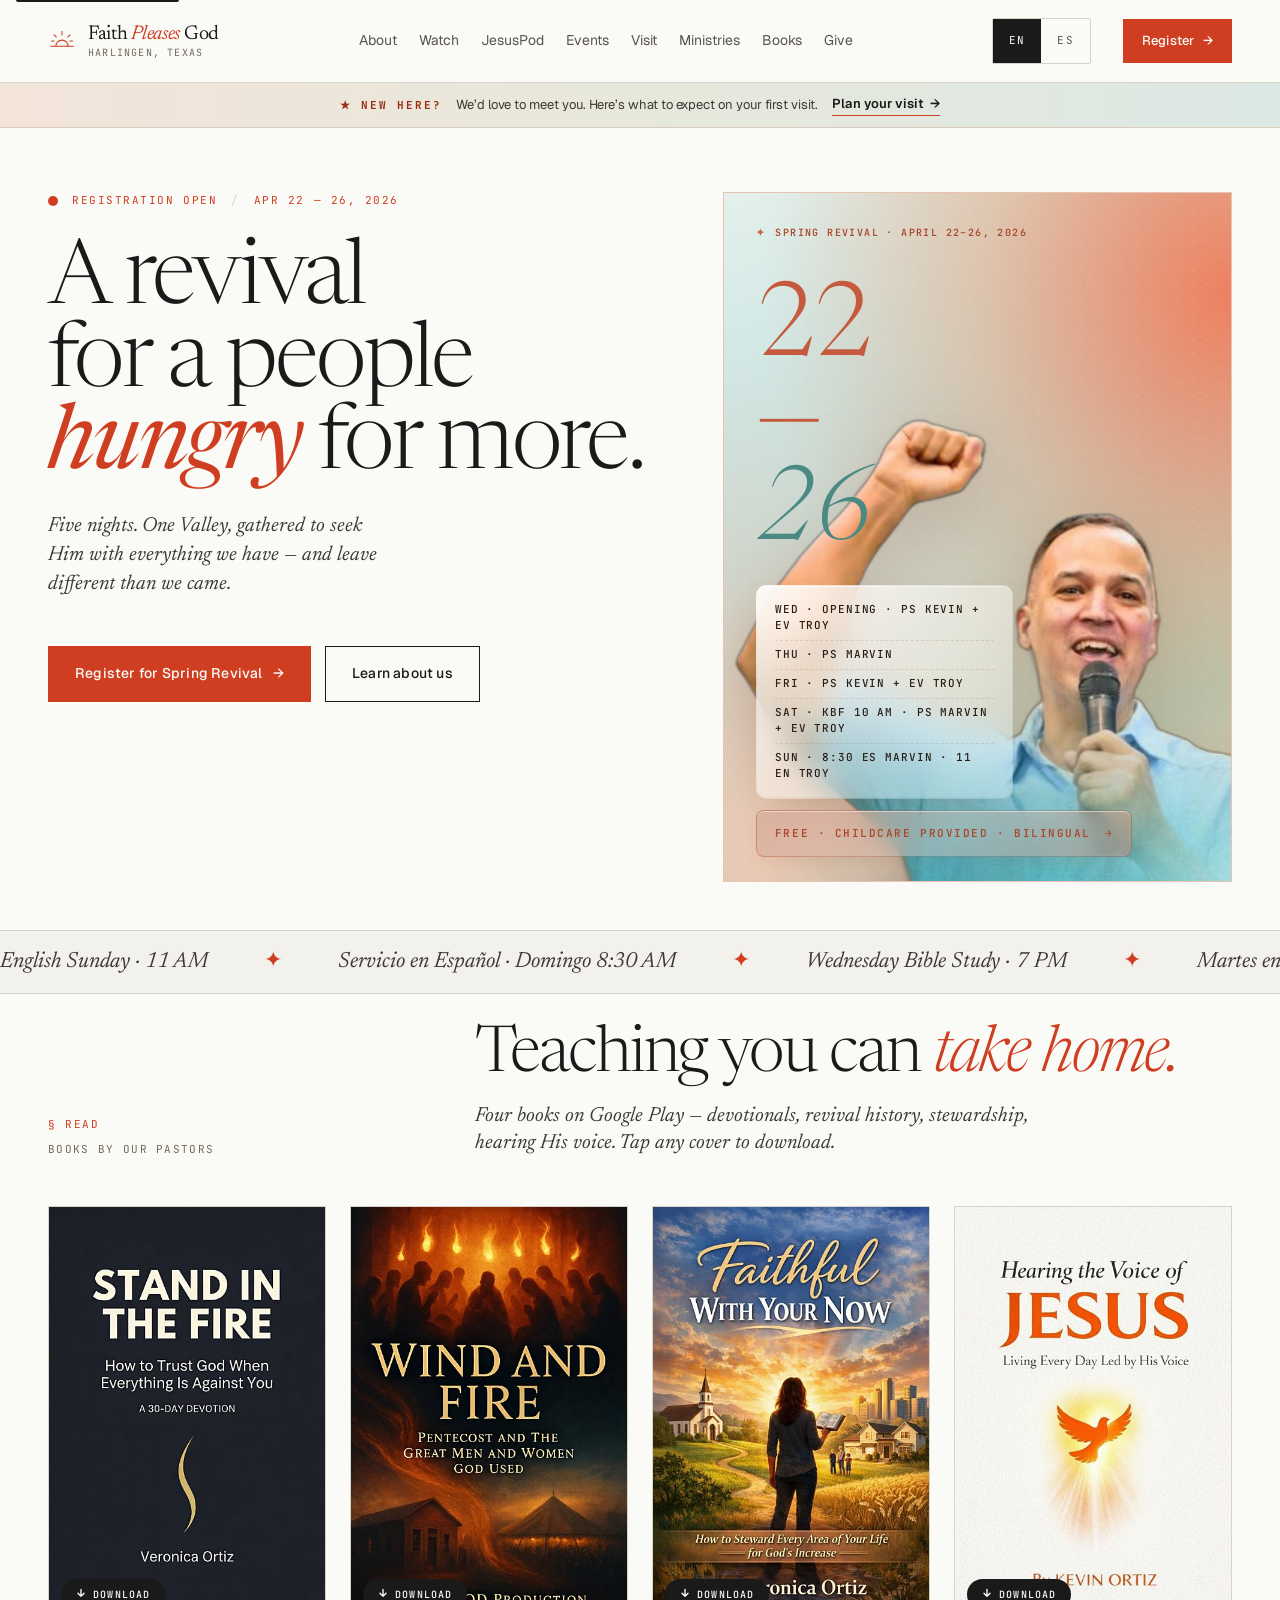
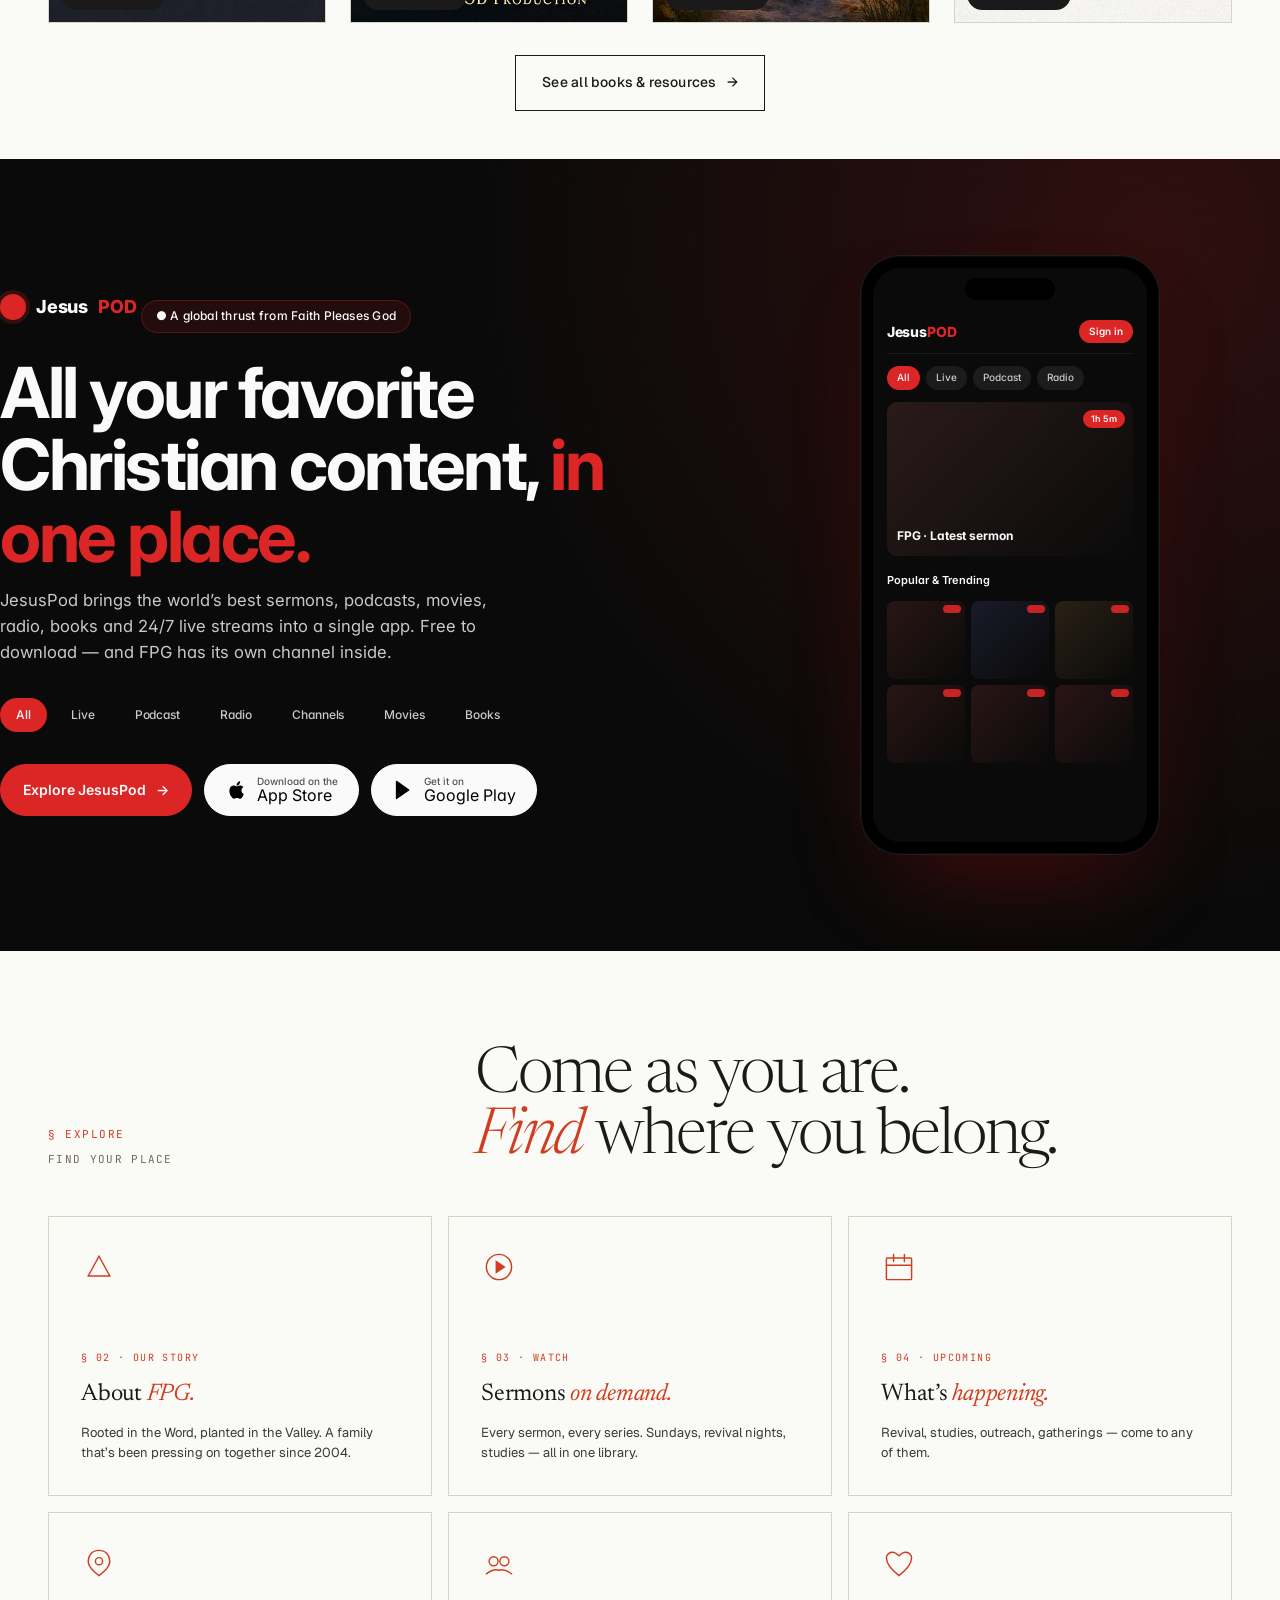
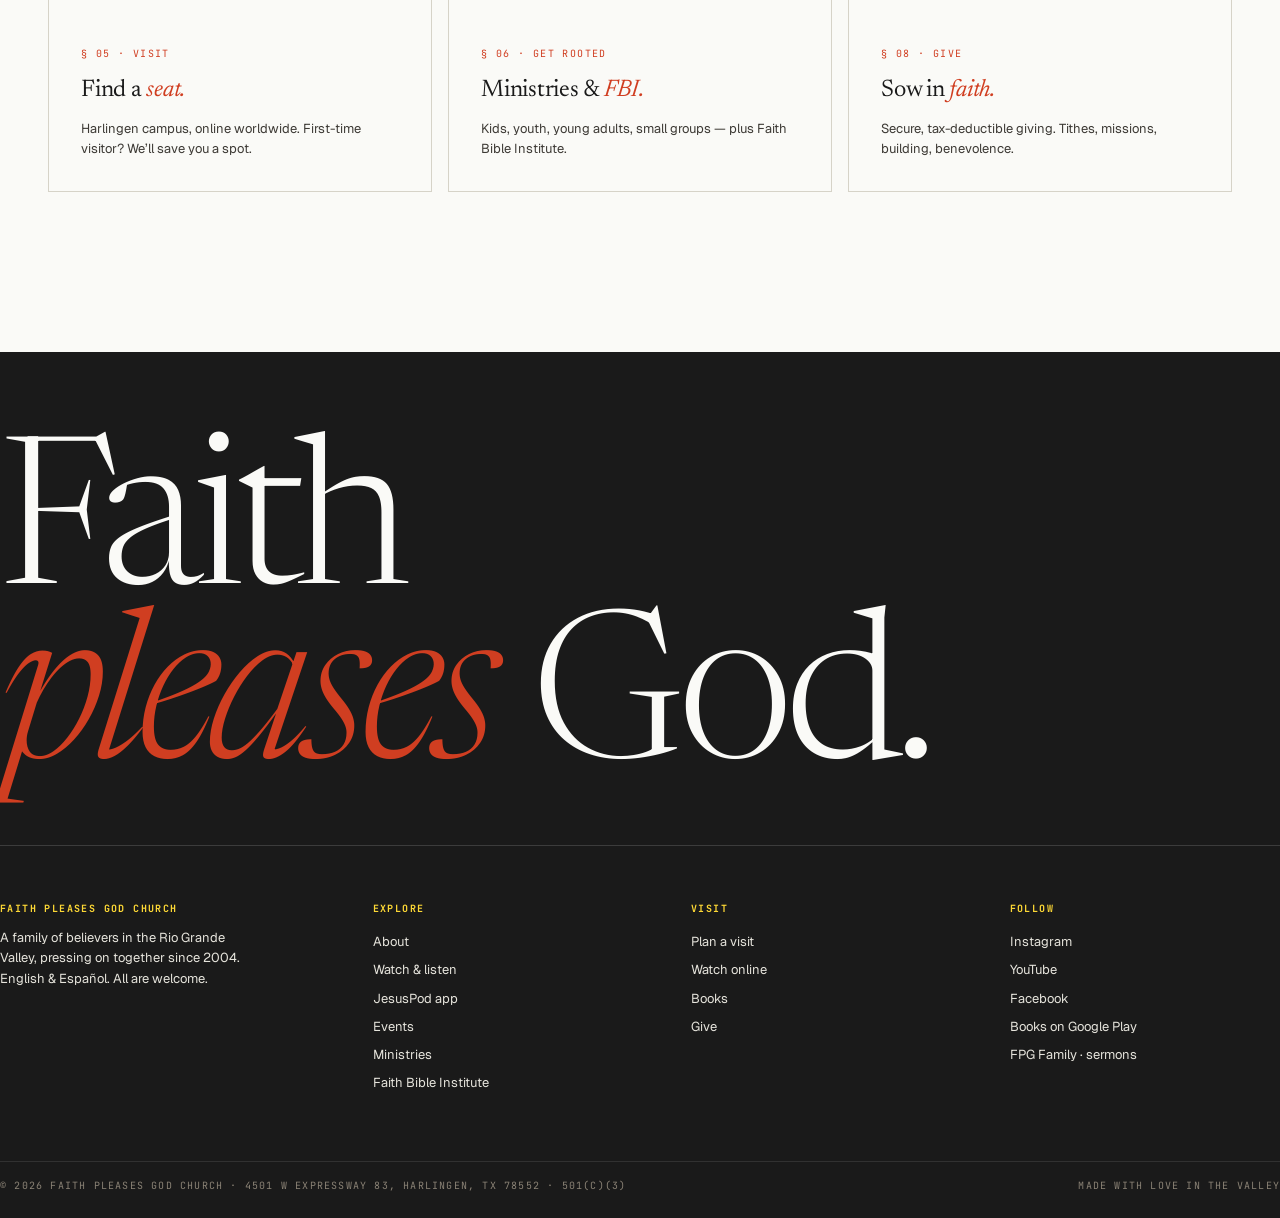
<file: index.html>
<!doctype html>
<html lang="en">
<head>
<meta charset="utf-8"/>
<meta name="viewport" content="width=device-width, initial-scale=1"/>
<title>Home — Faith Pleases God Church</title>
<meta name="description" content="A family of believers in Harlingen, Texas — English & Español. Spring Revival April 22–26, 2026. All are welcome."/>
<meta property="og:type" content="website"/>
<meta property="og:title" content="Home — Faith Pleases God Church"/>
<meta property="og:description" content="A family of believers in Harlingen, Texas — English & Español. Spring Revival April 22–26, 2026. All are welcome."/>
<meta property="og:image" content="https://fpg-church.vercel.app/system/mark.svg"/>
<meta property="og:url" content="https://fpg-church.vercel.app/"/>
<meta name="twitter:card" content="summary"/>
<meta name="twitter:title" content="Home — Faith Pleases God Church"/>
<meta name="twitter:description" content="A family of believers in Harlingen, Texas — English & Español. Spring Revival April 22–26, 2026. All are welcome."/>
<meta name="theme-color" content="#D03E21"/>
<link rel="icon" type="image/svg+xml" href="/system/mark.svg"/>
<link rel="preconnect" href="https://fonts.googleapis.com"/>
<link rel="preconnect" href="https://fonts.gstatic.com" crossorigin/>
<link rel="stylesheet" href="https://fonts.googleapis.com/css2?family=Inter:wght@400;500;600;700;800&display=swap"/>
<link rel="stylesheet" href="/system/tokens.css?v=1777069593"/>
<link rel="stylesheet" href="/system/site.css?v=1777069593"/>
</head>
<body>
<a class="skip-link" href="#main">Skip to main content</a>
<nav class="site-nav" aria-label="Primary">
  <div class="site-nav__inner">
    <a href="/" class="site-nav__brand" aria-label="Faith Pleases God Church — home">
      <svg viewBox="0 0 64 64" xmlns="http://www.w3.org/2000/svg" aria-hidden="true">
        <g fill="none" stroke="currentColor" stroke-width="2.4" stroke-linecap="round">
          <line x1="6" y1="44" x2="58" y2="44"/>
          <path d="M 18 44 A 14 14 0 0 1 46 44"/>
          <line x1="32" y1="10" x2="32" y2="18"/>
          <line x1="14" y1="18" x2="19" y2="23"/>
          <line x1="50" y1="18" x2="45" y2="23"/>
          <line x1="8"  y1="32" x2="14" y2="32"/>
          <line x1="50" y1="32" x2="56" y2="32"/>
        </g>
      </svg>
      <span class="site-nav__brand-lock">
        <span class="site-nav__brand-name">Faith <em>Pleases</em> God</span>
        <span class="site-nav__brand-sub">Harlingen, Texas</span>
      </span>
    </a>
    <div class="site-nav__links">
      <a href="/about">About</a>
      <a href="/watch">Watch</a>
      <a href="/jesuspod">JesusPod</a>
      <a href="/events">Events</a>
      <a href="/visit">Visit</a>
      <a href="/ministries">Ministries</a>
      <a href="/books">Books</a>
      <a href="/give">Give</a>
    </div>
    <div class="site-nav__lang" role="group" aria-label="Language">
      <button class="on" type="button" aria-pressed="true">EN</button>
      <button type="button" aria-pressed="false">ES</button>
    </div>
    <a href="/events" class="site-nav__cta">Register <span aria-hidden="true">→</span></a>
    <button class="site-nav__burger" type="button" aria-label="Open menu" aria-expanded="false" aria-controls="mobile-menu">
      <span></span><span></span><span></span>
    </button>
  </div>
</nav>
<div id="mobile-menu" class="mobile-menu" hidden>
  <div class="mobile-menu__inner">
    <nav aria-label="Mobile navigation">
      <a href="/about">About</a>
      <a href="/watch">Watch</a>
      <a href="/jesuspod">JesusPod</a>
      <a href="/events">Events</a>
      <a href="/visit">Plan a Visit</a>
      <a href="/ministries">Ministries</a>
      <a href="/books">Books</a>
      <a href="/give">Give</a>
      <a href="/contact">Contact</a>
    </nav>
    <div class="mobile-menu__lang" role="group" aria-label="Language">
      <button class="on" type="button" aria-pressed="true">English</button>
      <button type="button" aria-pressed="false">Español</button>
    </div>
    <a href="https://fpgchurch.breezechms.com/form/f098b0" target="_blank" rel="noopener noreferrer" class="mobile-menu__cta">Register for Spring Revival <span aria-hidden="true">→</span></a>
  </div>
</div>
<a class="welcome-banner" href="/visit">
  <span class="welcome-banner__kicker">★ New here?</span>
  <span class="welcome-banner__msg">We&rsquo;d love to meet you. Here&rsquo;s what to expect on your first visit.</span>
  <span class="welcome-banner__cta">Plan your visit <span aria-hidden="true">→</span></span>
</a>
<main id="main" tabindex="-1" class="wrap">
<section id="hero" class="hero" data-screen-label="01 Hero — Spring Revival">
    <div>
      <div class="hero__meta">
        <span class="tick"></span>
        <span>Registration open</span>
        <span class="sep">/</span>
        <span>Apr 22 — 26, 2026</span>
      </div>
      <h1 class="hero__title">A revival<br/>for a people<br/><em>hungry</em> for more.</h1>
      <p class="hero__lede">Five nights. One Valley, gathered to seek Him with everything we have — and leave different than we came.</p>
      <div class="hero__actions">
        <a href="https://fpgchurch.breezechms.com/form/f098b0" target="_blank" rel="noopener noreferrer" class="btn btn--red">Register for Spring Revival <span aria-hidden="true">→</span></a>
        <a href="/about" class="btn btn--ghost">Learn about us</a>
      </div>
    </div>

    <aside class="hero__side" aria-label="Spring Revival details"><img class="hero__side-pastor" src="/assets/pastor-revival.png" alt="" aria-hidden="true"/>
      <div class="hero__side-tag">
        <span>✦</span>
        <span>Spring Revival · April 22–26, 2026</span>
      </div>
      <div class="hero__side-dates">
        <div class="hero__side-big">22<br/>—<br/><em>26</em></div>
        <ul class="hero__side-list">
          <li>Wed · Opening · Ps Kevin + Ev Troy</li>
          <li>Thu · Ps Marvin</li>
          <li>Fri · Ps Kevin + Ev Troy</li>
          <li>Sat · KBF 10 AM · Ps Marvin + Ev Troy</li>
          <li>Sun · 8:30 ES Marvin · 11 EN Troy</li>
        </ul>
      </div>
      <a href="https://fpgchurch.breezechms.com/form/f098b0" target="_blank" rel="noopener noreferrer" class="hero__side-cta">
        <span>Free · Childcare provided · Bilingual</span>
        <span aria-hidden="true">→</span>
      </a>
    </aside>
  </section>
</main>
<div class="ticker" aria-hidden="true">
  <div class="ticker__track">
    <span>English Sunday · 11 AM</span>
    <span>Servicio en Español · Domingo 8:30 AM</span>
    <span>Wednesday Bible Study · 7 PM</span>
    <span>Martes en Español · 7 PM</span>
    <span>Faith Bible Institute · Enroll Fall ’26</span>
    <span>English Sunday · 11 AM</span>
    <span>Servicio en Español · Domingo 8:30 AM</span>
    <span>Wednesday Bible Study · 7 PM</span>
    <span>Martes en Español · 7 PM</span>
    <span>Faith Bible Institute · Enroll Fall ’26</span>
  </div>
</div><main class="wrap">
  <section class="sec home-books" style="border-top: 0;">
    <header class="sec-hd">
      <div>
        <div class="sec-hd__num">§ Read</div>
        <div class="sec-hd__kicker">Books by our pastors</div>
      </div>
      <div>
        <h2 class="sec-hd__title">Teaching you can <em>take home.</em></h2>
        <p class="sec-hd__lede">Four books on Google Play — devotionals, revival history, stewardship, hearing His voice. Tap any cover to download.</p>
      </div>
    </header>
    <div class="home-books__grid">
      <a class="home-book" href="https://play.google.com/store/books/details?id=0vHFEQAAQBAJ" target="_blank" rel="noopener noreferrer" aria-label="Download stand">
          <img src="/assets/book-stand.jpg" alt="stand" loading="lazy"/>
          <div class="home-book__pill"><svg viewBox="0 0 16 16" fill="none" stroke="currentColor" stroke-width="1.8" stroke-linecap="round" stroke-linejoin="round"><path d="M 8 2 L 8 11 M 4 7 L 8 11 L 12 7"/></svg> Download</div>
        </a><a class="home-book" href="https://play.google.com/store/books/details/Wind_and_Fire_Pentecost_and_the_Great_Men_and_Wome?id=w5_EEQAAQBAJ" target="_blank" rel="noopener noreferrer" aria-label="Download wind">
          <img src="/assets/book-wind.jpg" alt="wind" loading="lazy"/>
          <div class="home-book__pill"><svg viewBox="0 0 16 16" fill="none" stroke="currentColor" stroke-width="1.8" stroke-linecap="round" stroke-linejoin="round"><path d="M 8 2 L 8 11 M 4 7 L 8 11 L 12 7"/></svg> Download</div>
        </a><a class="home-book" href="https://play.google.com/store/books/details?id=Hye7EQAAQBAJ" target="_blank" rel="noopener noreferrer" aria-label="Download faithful">
          <img src="/assets/book-faithful.jpg" alt="faithful" loading="lazy"/>
          <div class="home-book__pill"><svg viewBox="0 0 16 16" fill="none" stroke="currentColor" stroke-width="1.8" stroke-linecap="round" stroke-linejoin="round"><path d="M 8 2 L 8 11 M 4 7 L 8 11 L 12 7"/></svg> Download</div>
        </a><a class="home-book" href="https://play.google.com/store/books/details?id=AiW7EQAAQBAJ" target="_blank" rel="noopener noreferrer" aria-label="Download voice">
          <img src="/assets/book-voice.jpg" alt="voice" loading="lazy"/>
          <div class="home-book__pill"><svg viewBox="0 0 16 16" fill="none" stroke="currentColor" stroke-width="1.8" stroke-linecap="round" stroke-linejoin="round"><path d="M 8 2 L 8 11 M 4 7 L 8 11 L 12 7"/></svg> Download</div>
        </a>
    </div>
    <div class="home-books__footer">
      <a href="/books" class="btn btn--ghost">See all books &amp; resources <span aria-hidden="true">→</span></a>
    </div>
  </section>
</main>
<section class="jp-band" id="jesuspod-band">
  <div class="jp-band__wrap">
    <div class="jp-band__left">
      <div class="jp-band__wordmark">Jesus<span class="pod">POD</span></div>
      <div class="jp-band__kicker">● A global thrust from Faith Pleases God</div>
      <h2 class="jp-band__title">All your favorite Christian content, <em>in one place.</em></h2>
      <p class="jp-band__lede">JesusPod brings the world&rsquo;s best sermons, podcasts, movies, radio, books and 24/7 live streams into a single app. Free to download — and FPG has its own channel inside.</p>
      <div class="jp-band__cats">
        <span class="on">All</span><span>Live</span><span>Podcast</span><span>Radio</span><span>Channels</span><span>Movies</span><span>Books</span>
      </div>
      <div class="jp-band__actions">
        <a href="/jesuspod" class="jp-band__cta">Explore JesusPod <span aria-hidden="true">→</span></a>
        <a href="https://apps.apple.com/us/app/jesuspod-christian-medias/id6642658345" target="_blank" rel="noopener noreferrer" class="jp-store jp-store--app">
          <svg viewBox="0 0 20 20" fill="currentColor" aria-hidden="true"><path d="M14.94 10.52c-.02-2.03 1.66-3 1.73-3.05-.94-1.38-2.41-1.57-2.93-1.59-1.25-.13-2.44.73-3.07.73-.64 0-1.61-.71-2.65-.69-1.36.02-2.62.79-3.32 2-1.42 2.45-.36 6.08 1.02 8.07.68.98 1.48 2.07 2.52 2.03 1.02-.04 1.4-.65 2.63-.65s1.58.65 2.65.63c1.09-.02 1.78-.99 2.45-1.97.77-1.13 1.09-2.23 1.11-2.29-.02-.01-2.13-.82-2.14-3.22zM12.94 4.69c.56-.68.94-1.63.84-2.57-.81.03-1.79.54-2.37 1.22-.52.6-.97 1.56-.85 2.49.9.07 1.82-.46 2.38-1.14z"/></svg>
          <span><small>Download on the</small>App Store</span>
        </a>
        <a href="https://play.google.com/store/apps/details?id=com.jesuspod.app" target="_blank" rel="noopener noreferrer" class="jp-store jp-store--play">
          <svg viewBox="0 0 20 20" fill="currentColor" aria-hidden="true"><path d="M3.5 2.2v15.6c0 .4.5.7.9.4l11.2-7.8c.3-.2.3-.7 0-.9L4.4 1.7c-.4-.2-.9.1-.9.5z"/></svg>
          <span><small>Get it on</small>Google Play</span>
        </a>
      </div>
    </div>
    <div class="jp-band__right" aria-hidden="true">
      <div class="jp-phone">
        <div class="jp-phone__screen">
          <div class="jp-phone__header">
            <div class="jp-phone__logo">Jesus<em>POD</em></div>
            <div class="jp-phone__signin">Sign in</div>
          </div>
          <div class="jp-phone__pills">
            <span class="on">All</span><span>Live</span><span>Podcast</span><span>Radio</span>
          </div>
          <div class="jp-phone__feature">
            <strong>FPG · Latest sermon</strong>
          </div>
          <div class="jp-phone__sectitle">Popular &amp; Trending</div>
          <div class="jp-phone__grid">
            <div></div><div></div><div></div>
            <div></div><div></div><div></div>
          </div>
        </div>
      </div>
    </div>
  </div>
</section>
<main class="wrap">
  <section class="sec" style="border-top:0;">
    <header class="sec-hd">
      <div><div class="sec-hd__num">§ Explore</div><div class="sec-hd__kicker">Find your place</div></div>
      <div><h2 class="sec-hd__title">Come as you are.<br/><em>Find</em> where you belong.</h2></div>
    </header>
    <div class="mins">
      <a class="min" href="/about" style="text-decoration:none;">
        <svg class="min__icon" viewBox="0 0 40 40" fill="none" stroke="currentColor" stroke-width="1.6" stroke-linecap="round"><path d="M 8 30 L 20 8 L 32 30 Z"/></svg>
        <div class="min__kicker">§ 02 · Our story</div>
        <h3 class="min__name">About <em>FPG.</em></h3>
        <p class="min__body">Rooted in the Word, planted in the Valley. A family that&rsquo;s been pressing on together since 2004.</p>
      </a>
      <a class="min" href="/watch" style="text-decoration:none;">
        <svg class="min__icon" viewBox="0 0 40 40" fill="none" stroke="currentColor" stroke-width="1.6" stroke-linecap="round"><circle cx="20" cy="20" r="14"/><path d="M 17 14 L 26 20 L 17 26 Z" fill="currentColor"/></svg>
        <div class="min__kicker">§ 03 · Watch</div>
        <h3 class="min__name">Sermons <em>on demand.</em></h3>
        <p class="min__body">Every sermon, every series. Sundays, revival nights, studies — all in one library.</p>
      </a>
      <a class="min" href="/events" style="text-decoration:none;">
        <svg class="min__icon" viewBox="0 0 40 40" fill="none" stroke="currentColor" stroke-width="1.6" stroke-linecap="round"><rect x="6" y="10" width="28" height="24" rx="1"/><path d="M 6 18 L 34 18 M 14 6 L 14 14 M 26 6 L 26 14"/></svg>
        <div class="min__kicker">§ 04 · Upcoming</div>
        <h3 class="min__name">What&rsquo;s <em>happening.</em></h3>
        <p class="min__body">Revival, studies, outreach, gatherings — come to any of them.</p>
      </a>
      <a class="min" href="/visit" style="text-decoration:none;">
        <svg class="min__icon" viewBox="0 0 40 40" fill="none" stroke="currentColor" stroke-width="1.6" stroke-linecap="round"><path d="M 20 6 C 12 6 8 12 8 18 C 8 26 20 34 20 34 C 20 34 32 26 32 18 C 32 12 28 6 20 6 Z"/><circle cx="20" cy="18" r="4"/></svg>
        <div class="min__kicker">§ 05 · Visit</div>
        <h3 class="min__name">Find a <em>seat.</em></h3>
        <p class="min__body">Harlingen campus, online worldwide. First-time visitor? We&rsquo;ll save you a spot.</p>
      </a>
      <a class="min" href="/ministries" style="text-decoration:none;">
        <svg class="min__icon" viewBox="0 0 40 40" fill="none" stroke="currentColor" stroke-width="1.6" stroke-linecap="round"><circle cx="14" cy="18" r="5"/><circle cx="26" cy="18" r="5"/><path d="M 6 32 Q 14 26, 20 28 Q 26 26, 34 32"/></svg>
        <div class="min__kicker">§ 06 · Get rooted</div>
        <h3 class="min__name">Ministries &amp; <em>FBI.</em></h3>
        <p class="min__body">Kids, youth, young adults, small groups — plus Faith Bible Institute.</p>
      </a>
      <a class="min" href="/give" style="text-decoration:none;">
        <svg class="min__icon" viewBox="0 0 40 40" fill="none" stroke="currentColor" stroke-width="1.6" stroke-linecap="round"><path d="M 20 34 C 12 28 6 22 6 14 C 6 10 10 8 13 8 C 16 8 18 10 20 12 C 22 10 24 8 27 8 C 30 8 34 10 34 14 C 34 22 28 28 20 34 Z"/></svg>
        <div class="min__kicker">§ 08 · Give</div>
        <h3 class="min__name">Sow in <em>faith.</em></h3>
        <p class="min__body">Secure, tax-deductible giving. Tithes, missions, building, benevolence.</p>
      </a>
    </div>
  </section>
</main>
<footer>
  <div class="foot-mark">Faith<br/><em>pleases</em> God.</div>
  <div class="foot-grid">
    <div class="foot-col">
      <h6>Faith Pleases God Church</h6>
      <p>A family of believers in the Rio Grande Valley, pressing on together since 2004. English &amp; Español. All are welcome.</p>
    </div>
    <div class="foot-col">
      <h6>Explore</h6>
      <ul>
        <li><a href="/about">About</a></li>
        <li><a href="/watch">Watch &amp; listen</a></li>
        <li><a href="/jesuspod">JesusPod app</a></li>
        <li><a href="/events">Events</a></li>
        <li><a href="/ministries">Ministries</a></li>
        <li><a href="/ministries#fbi">Faith Bible Institute</a></li>
      </ul>
    </div>
    <div class="foot-col">
      <h6>Visit</h6>
      <ul>
        <li><a href="/visit">Plan a visit</a></li>
        <li><a href="/visit#online">Watch online</a></li>
        <li><a href="/books">Books</a></li>
        <li><a href="/give">Give</a></li>
      </ul>
    </div>
    <div class="foot-col">
      <h6>Follow</h6>
      <ul>
        <li><a href="https://instagram.com/fpgharlingen" target="_blank" rel="noopener noreferrer">Instagram</a></li>
        <li><a href="https://www.youtube.com/@faithpleasesgod" target="_blank" rel="noopener noreferrer">YouTube</a></li>
        <li><a href="https://www.facebook.com/FaithPleasesGodChurch" target="_blank" rel="noopener noreferrer">Facebook</a></li>
        <li><a href="/books">Books on Google Play</a></li>
        <li><a href="https://www.fpgfamily.com/" target="_blank" rel="noopener noreferrer">FPG Family · sermons</a></li>
      </ul>
    </div>
  </div>
  <div class="foot-bottom">
    <div>© 2026 Faith Pleases God Church · 4501 W Expressway 83, Harlingen, TX 78552 · 501(c)(3)</div>
    <div>Made with love in the Valley</div>
  </div>
</footer>
<script>
  // Hamburger mobile menu
  (function(){
    const burger = document.querySelector('.site-nav__burger');
    const menu = document.getElementById('mobile-menu');
    if (!burger || !menu) return;
    const setOpen = (open) => {
      burger.setAttribute('aria-expanded', String(open));
      burger.setAttribute('aria-label', open ? 'Close menu' : 'Open menu');
      if (open) {
        menu.removeAttribute('hidden');
        document.body.classList.add('menu-open');
      } else {
        menu.setAttribute('hidden', '');
        document.body.classList.remove('menu-open');
      }
    };
    burger.addEventListener('click', () => setOpen(menu.hasAttribute('hidden')));
    menu.querySelectorAll('a').forEach(a => a.addEventListener('click', () => setOpen(false)));
    document.addEventListener('keydown', (e) => { if (e.key === 'Escape') setOpen(false); });
  })();

  // Language toggle — visual only
  document.querySelectorAll('.site-nav__lang button, .mobile-menu__lang button').forEach(b => {
    b.addEventListener('click', () => {
      const container = b.parentElement;
      container.querySelectorAll('button').forEach(x => {
        x.classList.remove('on');
        x.setAttribute('aria-pressed', 'false');
      });
      b.classList.add('on');
      b.setAttribute('aria-pressed', 'true');
    });
  });
  // Sermon filter chips — only bind on /watch
  if (document.querySelector('.watch__filter')) {
    document.querySelectorAll('.watch__filter .chip').forEach(c => {
      c.addEventListener('click', () => {
        document.querySelectorAll('.watch__filter .chip').forEach(x => {
          x.classList.remove('on');
          x.setAttribute('aria-pressed', 'false');
        });
        c.classList.add('on');
        c.setAttribute('aria-pressed', 'true');
      });
    });
  }
  // Give amounts — only bind on /give
  if (document.querySelector('.give__amount')) {
    document.querySelectorAll('.give__amount').forEach(a => {
      a.addEventListener('click', () => {
        document.querySelectorAll('.give__amount').forEach(x => x.classList.remove('on'));
        a.classList.add('on');
      });
    });
  }
</script>
</body></html>
</file>
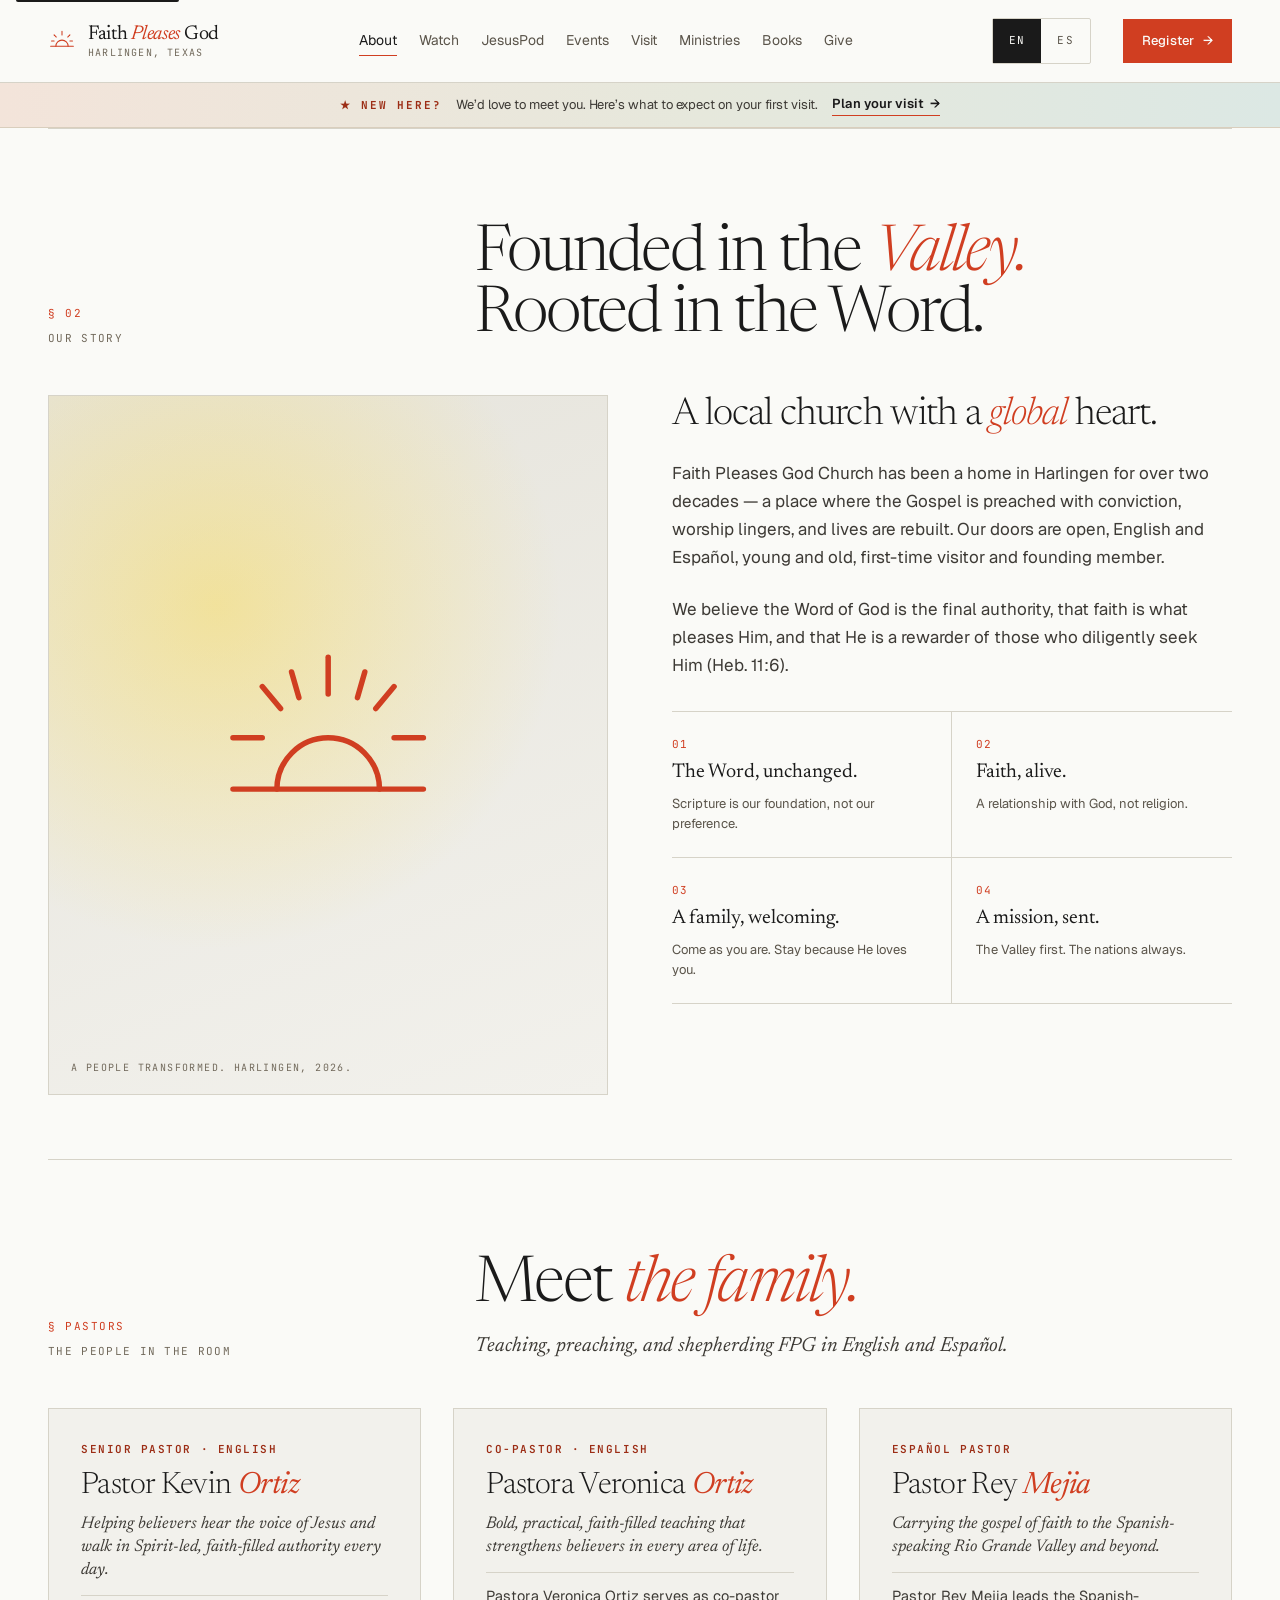
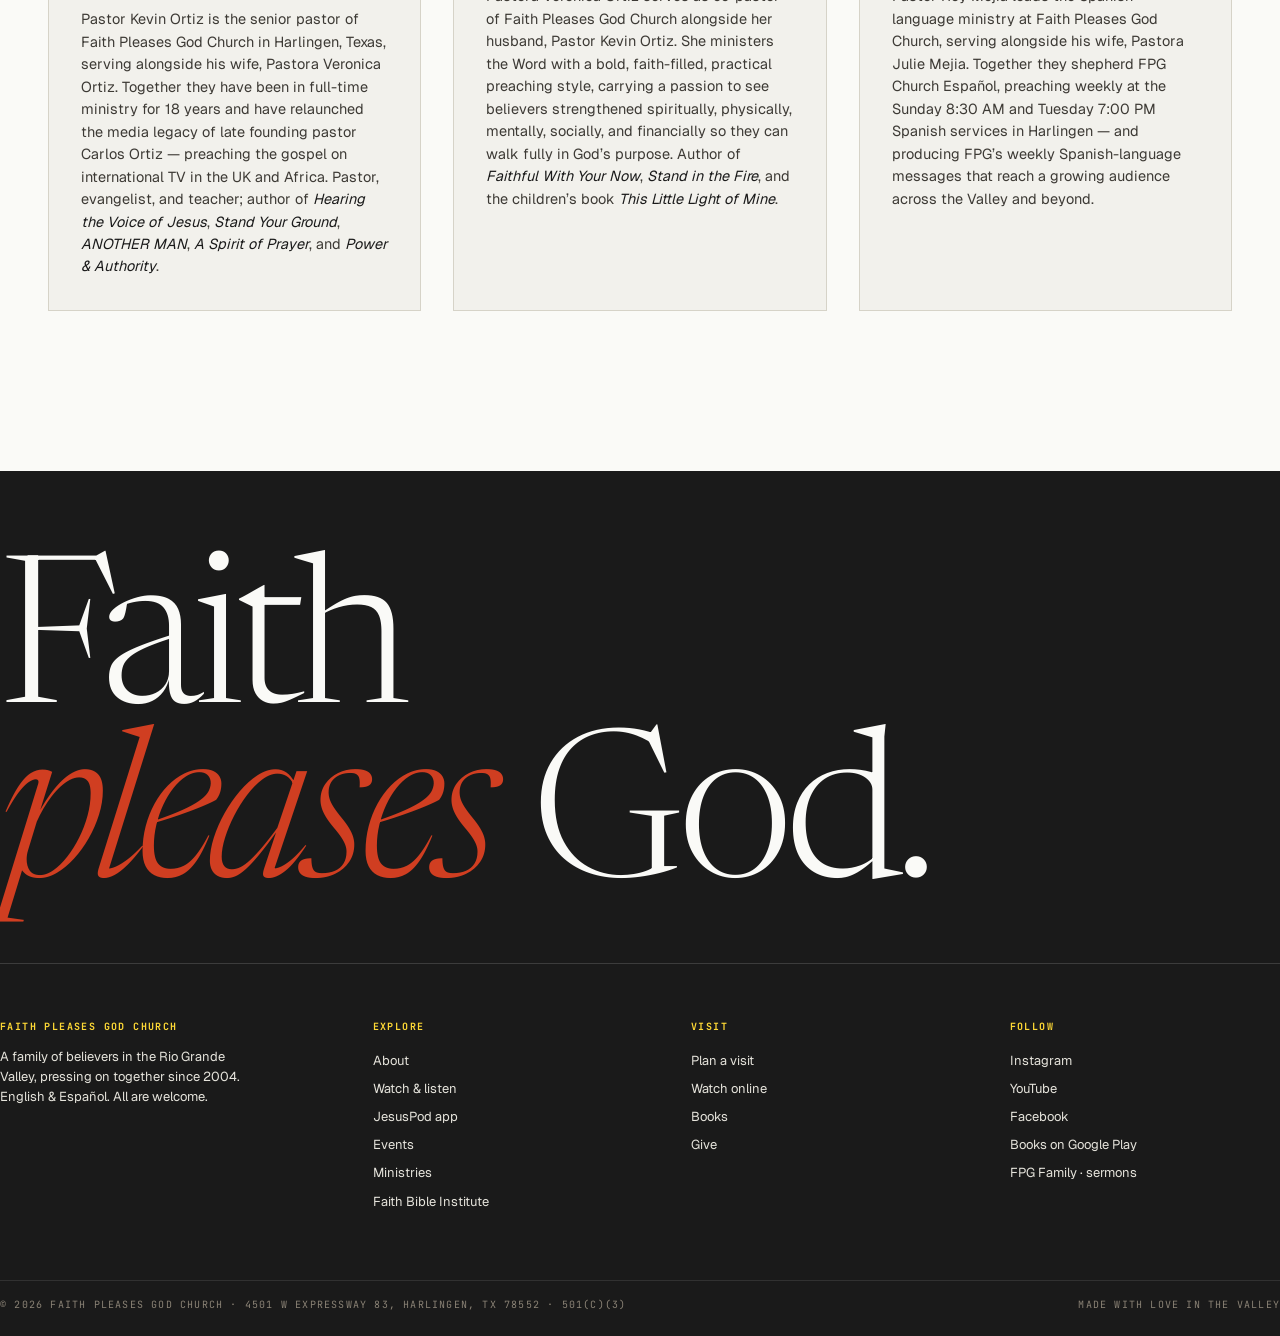
<file: about.html>
<!doctype html>
<html lang="en">
<head>
<meta charset="utf-8"/>
<meta name="viewport" content="width=device-width, initial-scale=1"/>
<title>About — Faith Pleases God Church</title>
<meta name="description" content="Founded in the Valley, rooted in the Word. Meet Faith Pleases God Church — pastors Kevin & Veronica Ortiz (English) and Rey Mejia (Español), pressing on together in Harlingen since 2004."/>
<meta property="og:type" content="website"/>
<meta property="og:title" content="About — Faith Pleases God Church"/>
<meta property="og:description" content="Founded in the Valley, rooted in the Word. Meet Faith Pleases God Church — pastors Kevin & Veronica Ortiz (English) and Rey Mejia (Español), pressing on together in Harlingen since 2004."/>
<meta property="og:image" content="https://fpg-church.vercel.app/system/mark.svg"/>
<meta property="og:url" content="https://fpg-church.vercel.app/"/>
<meta name="twitter:card" content="summary"/>
<meta name="twitter:title" content="About — Faith Pleases God Church"/>
<meta name="twitter:description" content="Founded in the Valley, rooted in the Word. Meet Faith Pleases God Church — pastors Kevin & Veronica Ortiz (English) and Rey Mejia (Español), pressing on together in Harlingen since 2004."/>
<meta name="theme-color" content="#D03E21"/>
<link rel="icon" type="image/svg+xml" href="/system/mark.svg"/>
<link rel="preconnect" href="https://fonts.googleapis.com"/>
<link rel="preconnect" href="https://fonts.gstatic.com" crossorigin/>
<link rel="stylesheet" href="https://fonts.googleapis.com/css2?family=Inter:wght@400;500;600;700;800&display=swap"/>
<link rel="stylesheet" href="/system/tokens.css?v=1777069593"/>
<link rel="stylesheet" href="/system/site.css?v=1777069593"/>
</head>
<body>
<a class="skip-link" href="#main">Skip to main content</a>
<nav class="site-nav" aria-label="Primary">
  <div class="site-nav__inner">
    <a href="/" class="site-nav__brand" aria-label="Faith Pleases God Church — home">
      <svg viewBox="0 0 64 64" xmlns="http://www.w3.org/2000/svg" aria-hidden="true">
        <g fill="none" stroke="currentColor" stroke-width="2.4" stroke-linecap="round">
          <line x1="6" y1="44" x2="58" y2="44"/>
          <path d="M 18 44 A 14 14 0 0 1 46 44"/>
          <line x1="32" y1="10" x2="32" y2="18"/>
          <line x1="14" y1="18" x2="19" y2="23"/>
          <line x1="50" y1="18" x2="45" y2="23"/>
          <line x1="8"  y1="32" x2="14" y2="32"/>
          <line x1="50" y1="32" x2="56" y2="32"/>
        </g>
      </svg>
      <span class="site-nav__brand-lock">
        <span class="site-nav__brand-name">Faith <em>Pleases</em> God</span>
        <span class="site-nav__brand-sub">Harlingen, Texas</span>
      </span>
    </a>
    <div class="site-nav__links">
      <a href="/about" class="on" aria-current="page">About</a>
      <a href="/watch">Watch</a>
      <a href="/jesuspod">JesusPod</a>
      <a href="/events">Events</a>
      <a href="/visit">Visit</a>
      <a href="/ministries">Ministries</a>
      <a href="/books">Books</a>
      <a href="/give">Give</a>
    </div>
    <div class="site-nav__lang" role="group" aria-label="Language">
      <button class="on" type="button" aria-pressed="true">EN</button>
      <button type="button" aria-pressed="false">ES</button>
    </div>
    <a href="/events" class="site-nav__cta">Register <span aria-hidden="true">→</span></a>
    <button class="site-nav__burger" type="button" aria-label="Open menu" aria-expanded="false" aria-controls="mobile-menu">
      <span></span><span></span><span></span>
    </button>
  </div>
</nav>
<div id="mobile-menu" class="mobile-menu" hidden>
  <div class="mobile-menu__inner">
    <nav aria-label="Mobile navigation">
      <a href="/about">About</a>
      <a href="/watch">Watch</a>
      <a href="/jesuspod">JesusPod</a>
      <a href="/events">Events</a>
      <a href="/visit">Plan a Visit</a>
      <a href="/ministries">Ministries</a>
      <a href="/books">Books</a>
      <a href="/give">Give</a>
      <a href="/contact">Contact</a>
    </nav>
    <div class="mobile-menu__lang" role="group" aria-label="Language">
      <button class="on" type="button" aria-pressed="true">English</button>
      <button type="button" aria-pressed="false">Español</button>
    </div>
    <a href="https://fpgchurch.breezechms.com/form/f098b0" target="_blank" rel="noopener noreferrer" class="mobile-menu__cta">Register for Spring Revival <span aria-hidden="true">→</span></a>
  </div>
</div>
<a class="welcome-banner" href="/visit">
  <span class="welcome-banner__kicker">★ New here?</span>
  <span class="welcome-banner__msg">We&rsquo;d love to meet you. Here&rsquo;s what to expect on your first visit.</span>
  <span class="welcome-banner__cta">Plan your visit <span aria-hidden="true">→</span></span>
</a>
<main id="main" tabindex="-1" class="wrap">
<section id="about" class="sec" data-screen-label="02 About">
    <header class="sec-hd">
      <div>
        <div class="sec-hd__num">§ 02</div>
        <div class="sec-hd__kicker">Our Story</div>
      </div>
      <div>
        <h1 class="sec-hd__title">Founded in the <em>Valley.</em><br/>Rooted in the Word.</h1>
      </div>
    </header>

    <div class="about">
      <div class="about__visual" aria-hidden="true">
        <svg viewBox="0 0 64 64" xmlns="http://www.w3.org/2000/svg">
          <g fill="none" stroke="currentColor" stroke-width="1.5" stroke-linecap="round">
            <line x1="6" y1="44" x2="58" y2="44"/>
            <path d="M 18 44 A 14 14 0 0 1 46 44"/>
            <line x1="32" y1="8" x2="32" y2="18"/>
            <line x1="14" y1="16" x2="19" y2="22"/>
            <line x1="50" y1="16" x2="45" y2="22"/>
            <line x1="6"  y1="30" x2="14" y2="30"/>
            <line x1="50" y1="30" x2="58" y2="30"/>
            <line x1="22" y1="12" x2="24" y2="19"/>
            <line x1="42" y1="12" x2="40" y2="19"/>
          </g>
        </svg>
      </div>
      <div class="about__copy">
        <h3>A local church with a <em>global</em> heart.</h3>
        <p>Faith Pleases God Church has been a home in Harlingen for over two decades — a place where the Gospel is preached with conviction, worship lingers, and lives are rebuilt. Our doors are open, English and Español, young and old, first-time visitor and founding member.</p>
        <p>We believe the Word of God is the final authority, that faith is what pleases Him, and that He is a rewarder of those who diligently seek Him (Heb. 11:6).</p>

        <div class="about__beliefs">
          <div class="belief">
            <div class="belief__n">01</div>
            <div class="belief__t">The Word, unchanged.</div>
            <div class="belief__b">Scripture is our foundation, not our preference.</div>
          </div>
          <div class="belief">
            <div class="belief__n">02</div>
            <div class="belief__t">Faith, alive.</div>
            <div class="belief__b">A relationship with God, not religion.</div>
          </div>
          <div class="belief">
            <div class="belief__n">03</div>
            <div class="belief__t">A family, welcoming.</div>
            <div class="belief__b">Come as you are. Stay because He loves you.</div>
          </div>
          <div class="belief">
            <div class="belief__n">04</div>
            <div class="belief__t">A mission, sent.</div>
            <div class="belief__b">The Valley first. The nations always.</div>
          </div>
        </div>
      </div>
    </div>
  </section><section class="sec pastors" data-screen-label="Pastors">
  <header class="sec-hd">
    <div>
      <div class="sec-hd__num">§ Pastors</div>
      <div class="sec-hd__kicker">The people in the room</div>
    </div>
    <div>
      <h2 class="sec-hd__title">Meet <em>the family.</em></h2>
      <p class="sec-hd__lede">Teaching, preaching, and shepherding FPG in English and Español.</p>
    </div>
  </header>
  <div class="pastors__grid">
    <article class="pastor">
      <div class="pastor__kicker">Senior Pastor · English</div>
      <h3 class="pastor__name">Pastor Kevin <em>Ortiz</em></h3>
      <p class="pastor__tag">Helping believers hear the voice of Jesus and walk in Spirit-led, faith-filled authority every day.</p>
      <p class="pastor__bio">Pastor Kevin Ortiz is the senior pastor of Faith Pleases God Church in Harlingen, Texas, serving alongside his wife, Pastora Veronica Ortiz. Together they have been in full-time ministry for 18 years and have relaunched the media legacy of late founding pastor Carlos Ortiz — preaching the gospel on international TV in the UK and Africa. Pastor, evangelist, and teacher; author of <em>Hearing the Voice of Jesus</em>, <em>Stand Your Ground</em>, <em>ANOTHER MAN</em>, <em>A Spirit of Prayer</em>, and <em>Power &amp; Authority</em>.</p>
    </article>
    <article class="pastor">
      <div class="pastor__kicker">Co-Pastor · English</div>
      <h3 class="pastor__name">Pastora Veronica <em>Ortiz</em></h3>
      <p class="pastor__tag">Bold, practical, faith-filled teaching that strengthens believers in every area of life.</p>
      <p class="pastor__bio">Pastora Veronica Ortiz serves as co-pastor of Faith Pleases God Church alongside her husband, Pastor Kevin Ortiz. She ministers the Word with a bold, faith-filled, practical preaching style, carrying a passion to see believers strengthened spiritually, physically, mentally, socially, and financially so they can walk fully in God&rsquo;s purpose. Author of <em>Faithful With Your Now</em>, <em>Stand in the Fire</em>, and the children&rsquo;s book <em>This Little Light of Mine</em>.</p>
    </article>
    <article class="pastor">
      <div class="pastor__kicker">Español Pastor</div>
      <h3 class="pastor__name">Pastor Rey <em>Mejia</em></h3>
      <p class="pastor__tag">Carrying the gospel of faith to the Spanish-speaking Rio Grande Valley and beyond.</p>
      <p class="pastor__bio">Pastor Rey Mejia leads the Spanish-language ministry at Faith Pleases God Church, serving alongside his wife, Pastora Julie Mejia. Together they shepherd FPG Church Español, preaching weekly at the Sunday 8:30 AM and Tuesday 7:00 PM Spanish services in Harlingen — and producing FPG&rsquo;s weekly Spanish-language messages that reach a growing audience across the Valley and beyond.</p>
    </article>
  </div>
</section>

</main>
<footer>
  <div class="foot-mark">Faith<br/><em>pleases</em> God.</div>
  <div class="foot-grid">
    <div class="foot-col">
      <h6>Faith Pleases God Church</h6>
      <p>A family of believers in the Rio Grande Valley, pressing on together since 2004. English &amp; Español. All are welcome.</p>
    </div>
    <div class="foot-col">
      <h6>Explore</h6>
      <ul>
        <li><a href="/about">About</a></li>
        <li><a href="/watch">Watch &amp; listen</a></li>
        <li><a href="/jesuspod">JesusPod app</a></li>
        <li><a href="/events">Events</a></li>
        <li><a href="/ministries">Ministries</a></li>
        <li><a href="/ministries#fbi">Faith Bible Institute</a></li>
      </ul>
    </div>
    <div class="foot-col">
      <h6>Visit</h6>
      <ul>
        <li><a href="/visit">Plan a visit</a></li>
        <li><a href="/visit#online">Watch online</a></li>
        <li><a href="/books">Books</a></li>
        <li><a href="/give">Give</a></li>
      </ul>
    </div>
    <div class="foot-col">
      <h6>Follow</h6>
      <ul>
        <li><a href="https://instagram.com/fpgharlingen" target="_blank" rel="noopener noreferrer">Instagram</a></li>
        <li><a href="https://www.youtube.com/@faithpleasesgod" target="_blank" rel="noopener noreferrer">YouTube</a></li>
        <li><a href="https://www.facebook.com/FaithPleasesGodChurch" target="_blank" rel="noopener noreferrer">Facebook</a></li>
        <li><a href="/books">Books on Google Play</a></li>
        <li><a href="https://www.fpgfamily.com/" target="_blank" rel="noopener noreferrer">FPG Family · sermons</a></li>
      </ul>
    </div>
  </div>
  <div class="foot-bottom">
    <div>© 2026 Faith Pleases God Church · 4501 W Expressway 83, Harlingen, TX 78552 · 501(c)(3)</div>
    <div>Made with love in the Valley</div>
  </div>
</footer>
<script>
  // Hamburger mobile menu
  (function(){
    const burger = document.querySelector('.site-nav__burger');
    const menu = document.getElementById('mobile-menu');
    if (!burger || !menu) return;
    const setOpen = (open) => {
      burger.setAttribute('aria-expanded', String(open));
      burger.setAttribute('aria-label', open ? 'Close menu' : 'Open menu');
      if (open) {
        menu.removeAttribute('hidden');
        document.body.classList.add('menu-open');
      } else {
        menu.setAttribute('hidden', '');
        document.body.classList.remove('menu-open');
      }
    };
    burger.addEventListener('click', () => setOpen(menu.hasAttribute('hidden')));
    menu.querySelectorAll('a').forEach(a => a.addEventListener('click', () => setOpen(false)));
    document.addEventListener('keydown', (e) => { if (e.key === 'Escape') setOpen(false); });
  })();

  // Language toggle — visual only
  document.querySelectorAll('.site-nav__lang button, .mobile-menu__lang button').forEach(b => {
    b.addEventListener('click', () => {
      const container = b.parentElement;
      container.querySelectorAll('button').forEach(x => {
        x.classList.remove('on');
        x.setAttribute('aria-pressed', 'false');
      });
      b.classList.add('on');
      b.setAttribute('aria-pressed', 'true');
    });
  });
  // Sermon filter chips — only bind on /watch
  if (document.querySelector('.watch__filter')) {
    document.querySelectorAll('.watch__filter .chip').forEach(c => {
      c.addEventListener('click', () => {
        document.querySelectorAll('.watch__filter .chip').forEach(x => {
          x.classList.remove('on');
          x.setAttribute('aria-pressed', 'false');
        });
        c.classList.add('on');
        c.setAttribute('aria-pressed', 'true');
      });
    });
  }
  // Give amounts — only bind on /give
  if (document.querySelector('.give__amount')) {
    document.querySelectorAll('.give__amount').forEach(a => {
      a.addEventListener('click', () => {
        document.querySelectorAll('.give__amount').forEach(x => x.classList.remove('on'));
        a.classList.add('on');
      });
    });
  }
</script>
</body></html>
</file>
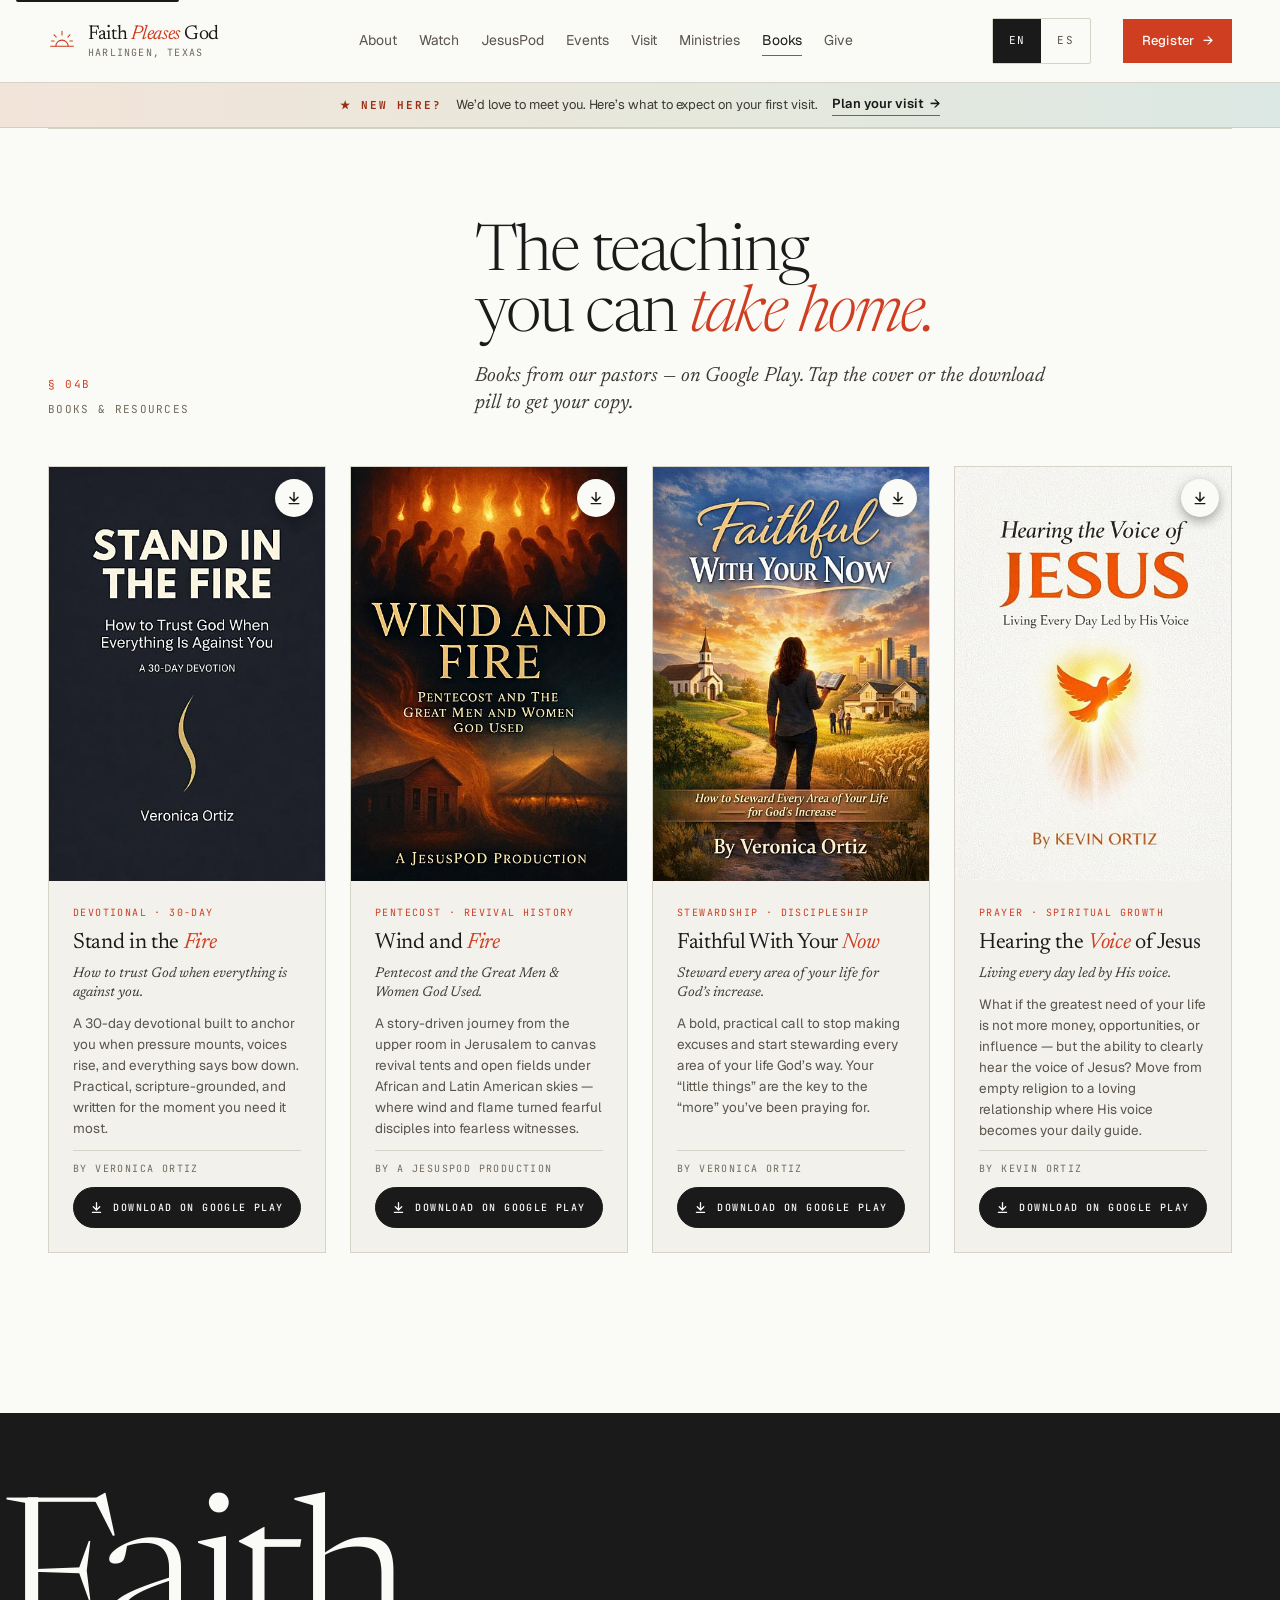
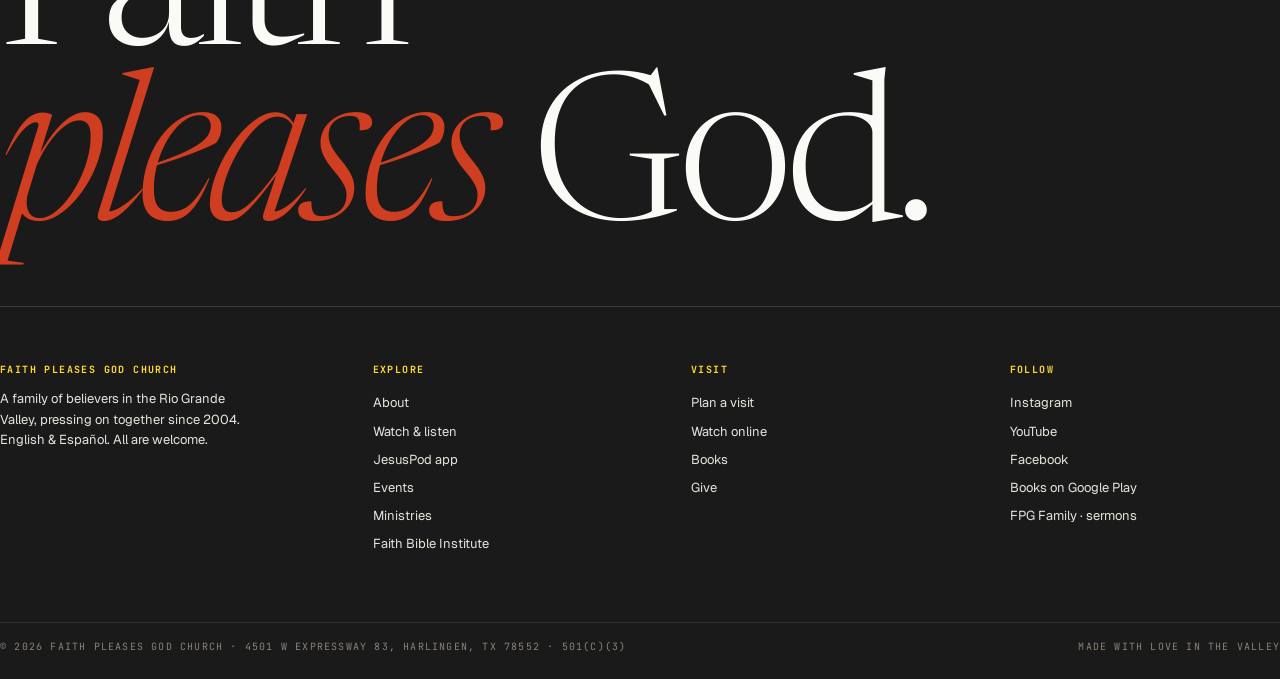
<file: books.html>
<!doctype html>
<html lang="en">
<head>
<meta charset="utf-8"/>
<meta name="viewport" content="width=device-width, initial-scale=1"/>
<title>Books & Resources — Faith Pleases God Church</title>
<meta name="description" content="Books from our pastors — available on Google Play. Wind and Fire, Faithful With Your Now, Hearing the Voice of Jesus."/>
<meta property="og:type" content="website"/>
<meta property="og:title" content="Books & Resources — Faith Pleases God Church"/>
<meta property="og:description" content="Books from our pastors — available on Google Play. Wind and Fire, Faithful With Your Now, Hearing the Voice of Jesus."/>
<meta property="og:image" content="https://fpg-church.vercel.app/system/mark.svg"/>
<meta property="og:url" content="https://fpg-church.vercel.app/"/>
<meta name="twitter:card" content="summary"/>
<meta name="twitter:title" content="Books & Resources — Faith Pleases God Church"/>
<meta name="twitter:description" content="Books from our pastors — available on Google Play. Wind and Fire, Faithful With Your Now, Hearing the Voice of Jesus."/>
<meta name="theme-color" content="#D03E21"/>
<link rel="icon" type="image/svg+xml" href="/system/mark.svg"/>
<link rel="preconnect" href="https://fonts.googleapis.com"/>
<link rel="preconnect" href="https://fonts.gstatic.com" crossorigin/>
<link rel="stylesheet" href="https://fonts.googleapis.com/css2?family=Inter:wght@400;500;600;700;800&display=swap"/>
<link rel="stylesheet" href="/system/tokens.css?v=1777069593"/>
<link rel="stylesheet" href="/system/site.css?v=1777069593"/>
</head>
<body>
<a class="skip-link" href="#main">Skip to main content</a>
<nav class="site-nav" aria-label="Primary">
  <div class="site-nav__inner">
    <a href="/" class="site-nav__brand" aria-label="Faith Pleases God Church — home">
      <svg viewBox="0 0 64 64" xmlns="http://www.w3.org/2000/svg" aria-hidden="true">
        <g fill="none" stroke="currentColor" stroke-width="2.4" stroke-linecap="round">
          <line x1="6" y1="44" x2="58" y2="44"/>
          <path d="M 18 44 A 14 14 0 0 1 46 44"/>
          <line x1="32" y1="10" x2="32" y2="18"/>
          <line x1="14" y1="18" x2="19" y2="23"/>
          <line x1="50" y1="18" x2="45" y2="23"/>
          <line x1="8"  y1="32" x2="14" y2="32"/>
          <line x1="50" y1="32" x2="56" y2="32"/>
        </g>
      </svg>
      <span class="site-nav__brand-lock">
        <span class="site-nav__brand-name">Faith <em>Pleases</em> God</span>
        <span class="site-nav__brand-sub">Harlingen, Texas</span>
      </span>
    </a>
    <div class="site-nav__links">
      <a href="/about">About</a>
      <a href="/watch">Watch</a>
      <a href="/jesuspod">JesusPod</a>
      <a href="/events">Events</a>
      <a href="/visit">Visit</a>
      <a href="/ministries">Ministries</a>
      <a href="/books" class="on" aria-current="page">Books</a>
      <a href="/give">Give</a>
    </div>
    <div class="site-nav__lang" role="group" aria-label="Language">
      <button class="on" type="button" aria-pressed="true">EN</button>
      <button type="button" aria-pressed="false">ES</button>
    </div>
    <a href="/events" class="site-nav__cta">Register <span aria-hidden="true">→</span></a>
    <button class="site-nav__burger" type="button" aria-label="Open menu" aria-expanded="false" aria-controls="mobile-menu">
      <span></span><span></span><span></span>
    </button>
  </div>
</nav>
<div id="mobile-menu" class="mobile-menu" hidden>
  <div class="mobile-menu__inner">
    <nav aria-label="Mobile navigation">
      <a href="/about">About</a>
      <a href="/watch">Watch</a>
      <a href="/jesuspod">JesusPod</a>
      <a href="/events">Events</a>
      <a href="/visit">Plan a Visit</a>
      <a href="/ministries">Ministries</a>
      <a href="/books">Books</a>
      <a href="/give">Give</a>
      <a href="/contact">Contact</a>
    </nav>
    <div class="mobile-menu__lang" role="group" aria-label="Language">
      <button class="on" type="button" aria-pressed="true">English</button>
      <button type="button" aria-pressed="false">Español</button>
    </div>
    <a href="https://fpgchurch.breezechms.com/form/f098b0" target="_blank" rel="noopener noreferrer" class="mobile-menu__cta">Register for Spring Revival <span aria-hidden="true">→</span></a>
  </div>
</div>
<a class="welcome-banner" href="/visit">
  <span class="welcome-banner__kicker">★ New here?</span>
  <span class="welcome-banner__msg">We&rsquo;d love to meet you. Here&rsquo;s what to expect on your first visit.</span>
  <span class="welcome-banner__cta">Plan your visit <span aria-hidden="true">→</span></span>
</a>
<main id="main" tabindex="-1" class="wrap">
<section id="books" class="sec">
  <header class="sec-hd">
    <div>
      <div class="sec-hd__num">§ 04b</div>
      <div class="sec-hd__kicker">Books &amp; Resources</div>
    </div>
    <div>
      <h1 class="sec-hd__title">The teaching<br/>you can <em>take home.</em></h1>
      <p class="sec-hd__lede">Books from our pastors — on Google Play. Tap the cover or the download pill to get your copy.</p>
    </div>
  </header>
  <div class="books">
    <article class="book">
        <a class="book__cover-link" href="https://play.google.com/store/books/details?id=0vHFEQAAQBAJ" target="_blank" rel="noopener noreferrer" aria-label="Stand in the Fire by Veronica Ortiz — download on Google Play (opens in new tab)">
          <img class="book__cover-img" src="/assets/book-stand.jpg" alt="Stand in the Fire by Veronica Ortiz — book cover" loading="lazy"/>
          <div class="book__corner" aria-hidden="true">
            <svg viewBox="0 0 20 20" fill="none" stroke="currentColor" stroke-width="1.8" stroke-linecap="round" stroke-linejoin="round"><path d="M 10 3 L 10 14 M 5 9 L 10 14 L 15 9 M 4 17 L 16 17"/></svg>
          </div>
        </a>
        <div class="book__body">
          <div class="book__meta">Devotional · 30-day</div>
          <h3 class="book__title">Stand in the <em>Fire</em></h3>
          <p class="book__sub">How to trust God when everything is against you.</p>
          <p class="book__desc">A 30-day devotional built to anchor you when pressure mounts, voices rise, and everything says bow down. Practical, scripture-grounded, and written for the moment you need it most.</p>
          <div class="book__author">by Veronica Ortiz</div>
          <a class="book__pill" href="https://play.google.com/store/books/details?id=0vHFEQAAQBAJ" target="_blank" rel="noopener noreferrer">
            <svg viewBox="0 0 16 16" fill="none" stroke="currentColor" stroke-width="1.6" stroke-linecap="round" stroke-linejoin="round"><path d="M 8 2 L 8 11 M 4 7 L 8 11 L 12 7 M 3 14 L 13 14"/></svg>
            Download on Google Play
          </a>
        </div>
      </article>
<article class="book">
        <a class="book__cover-link" href="https://play.google.com/store/books/details/Wind_and_Fire_Pentecost_and_the_Great_Men_and_Wome?id=w5_EEQAAQBAJ" target="_blank" rel="noopener noreferrer" aria-label="Wind and Fire by A JesusPOD Production — download on Google Play (opens in new tab)">
          <img class="book__cover-img" src="/assets/book-wind.jpg" alt="Wind and Fire by A JesusPOD Production — book cover" loading="lazy"/>
          <div class="book__corner" aria-hidden="true">
            <svg viewBox="0 0 20 20" fill="none" stroke="currentColor" stroke-width="1.8" stroke-linecap="round" stroke-linejoin="round"><path d="M 10 3 L 10 14 M 5 9 L 10 14 L 15 9 M 4 17 L 16 17"/></svg>
          </div>
        </a>
        <div class="book__body">
          <div class="book__meta">Pentecost · Revival history</div>
          <h3 class="book__title">Wind and <em>Fire</em></h3>
          <p class="book__sub">Pentecost and the Great Men &amp; Women God Used.</p>
          <p class="book__desc">A story-driven journey from the upper room in Jerusalem to canvas revival tents and open fields under African and Latin American skies — where wind and flame turned fearful disciples into fearless witnesses.</p>
          <div class="book__author">by A JesusPOD Production</div>
          <a class="book__pill" href="https://play.google.com/store/books/details/Wind_and_Fire_Pentecost_and_the_Great_Men_and_Wome?id=w5_EEQAAQBAJ" target="_blank" rel="noopener noreferrer">
            <svg viewBox="0 0 16 16" fill="none" stroke="currentColor" stroke-width="1.6" stroke-linecap="round" stroke-linejoin="round"><path d="M 8 2 L 8 11 M 4 7 L 8 11 L 12 7 M 3 14 L 13 14"/></svg>
            Download on Google Play
          </a>
        </div>
      </article>
<article class="book">
        <a class="book__cover-link" href="https://play.google.com/store/books/details?id=Hye7EQAAQBAJ" target="_blank" rel="noopener noreferrer" aria-label="Faithful With Your Now by Veronica Ortiz — download on Google Play (opens in new tab)">
          <img class="book__cover-img" src="/assets/book-faithful.jpg" alt="Faithful With Your Now by Veronica Ortiz — book cover" loading="lazy"/>
          <div class="book__corner" aria-hidden="true">
            <svg viewBox="0 0 20 20" fill="none" stroke="currentColor" stroke-width="1.8" stroke-linecap="round" stroke-linejoin="round"><path d="M 10 3 L 10 14 M 5 9 L 10 14 L 15 9 M 4 17 L 16 17"/></svg>
          </div>
        </a>
        <div class="book__body">
          <div class="book__meta">Stewardship · Discipleship</div>
          <h3 class="book__title">Faithful With Your <em>Now</em></h3>
          <p class="book__sub">Steward every area of your life for God&rsquo;s increase.</p>
          <p class="book__desc">A bold, practical call to stop making excuses and start stewarding every area of your life God&rsquo;s way. Your &ldquo;little things&rdquo; are the key to the &ldquo;more&rdquo; you&rsquo;ve been praying for.</p>
          <div class="book__author">by Veronica Ortiz</div>
          <a class="book__pill" href="https://play.google.com/store/books/details?id=Hye7EQAAQBAJ" target="_blank" rel="noopener noreferrer">
            <svg viewBox="0 0 16 16" fill="none" stroke="currentColor" stroke-width="1.6" stroke-linecap="round" stroke-linejoin="round"><path d="M 8 2 L 8 11 M 4 7 L 8 11 L 12 7 M 3 14 L 13 14"/></svg>
            Download on Google Play
          </a>
        </div>
      </article>
<article class="book">
        <a class="book__cover-link" href="https://play.google.com/store/books/details?id=AiW7EQAAQBAJ" target="_blank" rel="noopener noreferrer" aria-label="Hearing the Voice of Jesus by Kevin Ortiz — download on Google Play (opens in new tab)">
          <img class="book__cover-img" src="/assets/book-voice.jpg" alt="Hearing the Voice of Jesus by Kevin Ortiz — book cover" loading="lazy"/>
          <div class="book__corner" aria-hidden="true">
            <svg viewBox="0 0 20 20" fill="none" stroke="currentColor" stroke-width="1.8" stroke-linecap="round" stroke-linejoin="round"><path d="M 10 3 L 10 14 M 5 9 L 10 14 L 15 9 M 4 17 L 16 17"/></svg>
          </div>
        </a>
        <div class="book__body">
          <div class="book__meta">Prayer · Spiritual growth</div>
          <h3 class="book__title">Hearing the <em>Voice</em> of Jesus</h3>
          <p class="book__sub">Living every day led by His voice.</p>
          <p class="book__desc">What if the greatest need of your life is not more money, opportunities, or influence — but the ability to clearly hear the voice of Jesus? Move from empty religion to a loving relationship where His voice becomes your daily guide.</p>
          <div class="book__author">by Kevin Ortiz</div>
          <a class="book__pill" href="https://play.google.com/store/books/details?id=AiW7EQAAQBAJ" target="_blank" rel="noopener noreferrer">
            <svg viewBox="0 0 16 16" fill="none" stroke="currentColor" stroke-width="1.6" stroke-linecap="round" stroke-linejoin="round"><path d="M 8 2 L 8 11 M 4 7 L 8 11 L 12 7 M 3 14 L 13 14"/></svg>
            Download on Google Play
          </a>
        </div>
      </article>
  </div>
</section>

</main>
<footer>
  <div class="foot-mark">Faith<br/><em>pleases</em> God.</div>
  <div class="foot-grid">
    <div class="foot-col">
      <h6>Faith Pleases God Church</h6>
      <p>A family of believers in the Rio Grande Valley, pressing on together since 2004. English &amp; Español. All are welcome.</p>
    </div>
    <div class="foot-col">
      <h6>Explore</h6>
      <ul>
        <li><a href="/about">About</a></li>
        <li><a href="/watch">Watch &amp; listen</a></li>
        <li><a href="/jesuspod">JesusPod app</a></li>
        <li><a href="/events">Events</a></li>
        <li><a href="/ministries">Ministries</a></li>
        <li><a href="/ministries#fbi">Faith Bible Institute</a></li>
      </ul>
    </div>
    <div class="foot-col">
      <h6>Visit</h6>
      <ul>
        <li><a href="/visit">Plan a visit</a></li>
        <li><a href="/visit#online">Watch online</a></li>
        <li><a href="/books">Books</a></li>
        <li><a href="/give">Give</a></li>
      </ul>
    </div>
    <div class="foot-col">
      <h6>Follow</h6>
      <ul>
        <li><a href="https://instagram.com/fpgharlingen" target="_blank" rel="noopener noreferrer">Instagram</a></li>
        <li><a href="https://www.youtube.com/@faithpleasesgod" target="_blank" rel="noopener noreferrer">YouTube</a></li>
        <li><a href="https://www.facebook.com/FaithPleasesGodChurch" target="_blank" rel="noopener noreferrer">Facebook</a></li>
        <li><a href="/books">Books on Google Play</a></li>
        <li><a href="https://www.fpgfamily.com/" target="_blank" rel="noopener noreferrer">FPG Family · sermons</a></li>
      </ul>
    </div>
  </div>
  <div class="foot-bottom">
    <div>© 2026 Faith Pleases God Church · 4501 W Expressway 83, Harlingen, TX 78552 · 501(c)(3)</div>
    <div>Made with love in the Valley</div>
  </div>
</footer>
<script>
  // Hamburger mobile menu
  (function(){
    const burger = document.querySelector('.site-nav__burger');
    const menu = document.getElementById('mobile-menu');
    if (!burger || !menu) return;
    const setOpen = (open) => {
      burger.setAttribute('aria-expanded', String(open));
      burger.setAttribute('aria-label', open ? 'Close menu' : 'Open menu');
      if (open) {
        menu.removeAttribute('hidden');
        document.body.classList.add('menu-open');
      } else {
        menu.setAttribute('hidden', '');
        document.body.classList.remove('menu-open');
      }
    };
    burger.addEventListener('click', () => setOpen(menu.hasAttribute('hidden')));
    menu.querySelectorAll('a').forEach(a => a.addEventListener('click', () => setOpen(false)));
    document.addEventListener('keydown', (e) => { if (e.key === 'Escape') setOpen(false); });
  })();

  // Language toggle — visual only
  document.querySelectorAll('.site-nav__lang button, .mobile-menu__lang button').forEach(b => {
    b.addEventListener('click', () => {
      const container = b.parentElement;
      container.querySelectorAll('button').forEach(x => {
        x.classList.remove('on');
        x.setAttribute('aria-pressed', 'false');
      });
      b.classList.add('on');
      b.setAttribute('aria-pressed', 'true');
    });
  });
  // Sermon filter chips — only bind on /watch
  if (document.querySelector('.watch__filter')) {
    document.querySelectorAll('.watch__filter .chip').forEach(c => {
      c.addEventListener('click', () => {
        document.querySelectorAll('.watch__filter .chip').forEach(x => {
          x.classList.remove('on');
          x.setAttribute('aria-pressed', 'false');
        });
        c.classList.add('on');
        c.setAttribute('aria-pressed', 'true');
      });
    });
  }
  // Give amounts — only bind on /give
  if (document.querySelector('.give__amount')) {
    document.querySelectorAll('.give__amount').forEach(a => {
      a.addEventListener('click', () => {
        document.querySelectorAll('.give__amount').forEach(x => x.classList.remove('on'));
        a.classList.add('on');
      });
    });
  }
</script>
</body></html>
</file>
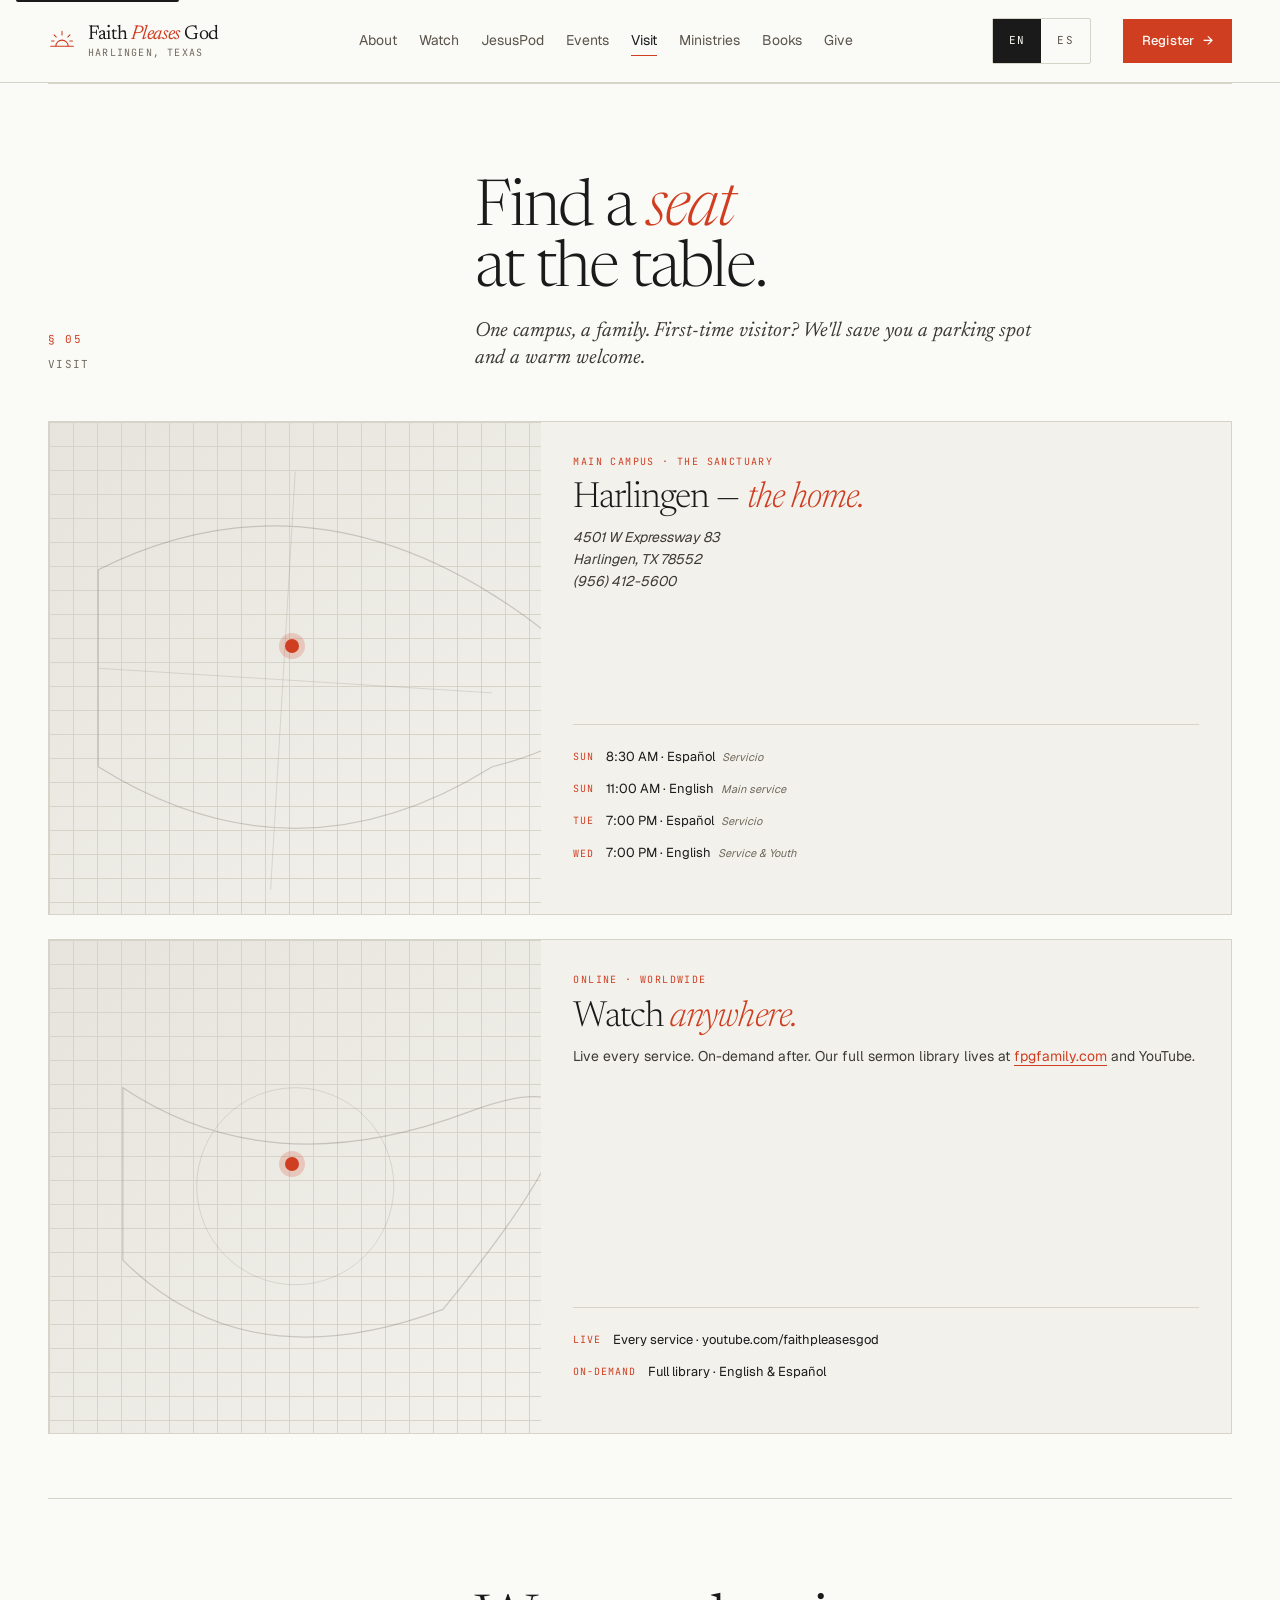
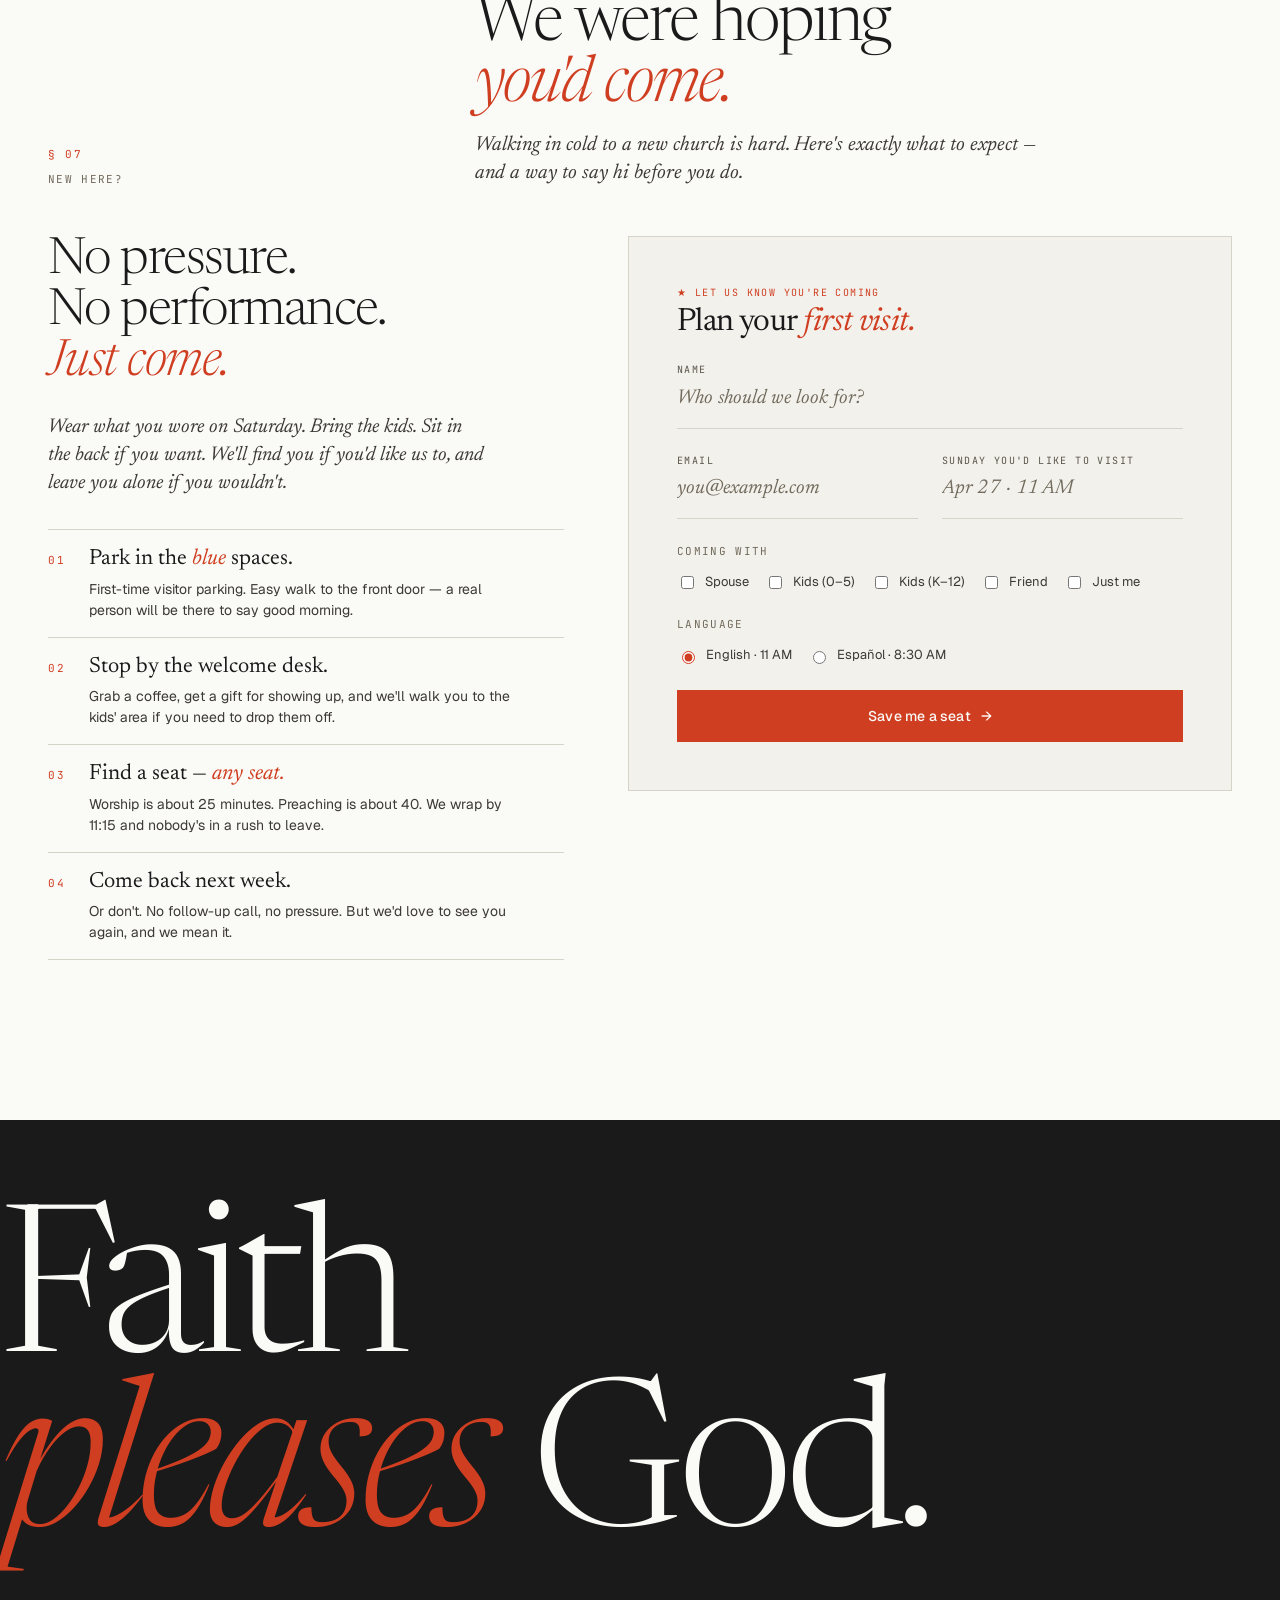
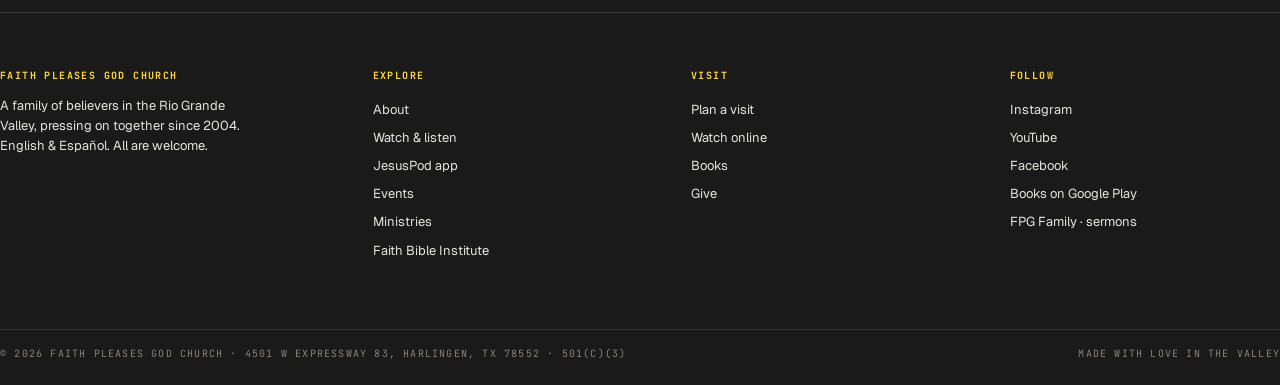
<file: connect.html>
<!doctype html>
<html lang="en">
<head>
<meta charset="utf-8"/>
<meta name="viewport" content="width=device-width, initial-scale=1"/>
<title>Plan a Visit — Faith Pleases God Church</title>
<meta name="description" content="Walking into a new church is hard. Here's what to expect — and a way to say hi before you do."/>
<meta property="og:type" content="website"/>
<meta property="og:title" content="Plan a Visit — Faith Pleases God Church"/>
<meta property="og:description" content="Walking into a new church is hard. Here's what to expect — and a way to say hi before you do."/>
<meta property="og:image" content="https://fpg-church.vercel.app/system/mark.svg"/>
<meta property="og:url" content="https://fpg-church.vercel.app/"/>
<meta name="twitter:card" content="summary"/>
<meta name="twitter:title" content="Plan a Visit — Faith Pleases God Church"/>
<meta name="twitter:description" content="Walking into a new church is hard. Here's what to expect — and a way to say hi before you do."/>
<meta name="theme-color" content="#D03E21"/>
<link rel="icon" type="image/svg+xml" href="/system/mark.svg"/>
<link rel="preconnect" href="https://fonts.googleapis.com"/>
<link rel="preconnect" href="https://fonts.gstatic.com" crossorigin/>
<link rel="stylesheet" href="https://fonts.googleapis.com/css2?family=Inter:wght@400;500;600;700;800&display=swap"/>
<link rel="stylesheet" href="/system/tokens.css?v=1777069593"/>
<link rel="stylesheet" href="/system/site.css?v=1777069593"/>
</head>
<body>
<a class="skip-link" href="#main">Skip to main content</a>
<nav class="site-nav" aria-label="Primary">
  <div class="site-nav__inner">
    <a href="/" class="site-nav__brand" aria-label="Faith Pleases God Church — home">
      <svg viewBox="0 0 64 64" xmlns="http://www.w3.org/2000/svg" aria-hidden="true">
        <g fill="none" stroke="currentColor" stroke-width="2.4" stroke-linecap="round">
          <line x1="6" y1="44" x2="58" y2="44"/>
          <path d="M 18 44 A 14 14 0 0 1 46 44"/>
          <line x1="32" y1="10" x2="32" y2="18"/>
          <line x1="14" y1="18" x2="19" y2="23"/>
          <line x1="50" y1="18" x2="45" y2="23"/>
          <line x1="8"  y1="32" x2="14" y2="32"/>
          <line x1="50" y1="32" x2="56" y2="32"/>
        </g>
      </svg>
      <span class="site-nav__brand-lock">
        <span class="site-nav__brand-name">Faith <em>Pleases</em> God</span>
        <span class="site-nav__brand-sub">Harlingen, Texas</span>
      </span>
    </a>
    <div class="site-nav__links">
      <a href="/about">About</a>
      <a href="/watch">Watch</a>
      <a href="/jesuspod">JesusPod</a>
      <a href="/events">Events</a>
      <a href="/visit" class="on" aria-current="page">Visit</a>
      <a href="/ministries">Ministries</a>
      <a href="/books">Books</a>
      <a href="/give">Give</a>
    </div>
    <div class="site-nav__lang" role="group" aria-label="Language">
      <button class="on" type="button" aria-pressed="true">EN</button>
      <button type="button" aria-pressed="false">ES</button>
    </div>
    <a href="/events" class="site-nav__cta">Register <span aria-hidden="true">→</span></a>
    <button class="site-nav__burger" type="button" aria-label="Open menu" aria-expanded="false" aria-controls="mobile-menu">
      <span></span><span></span><span></span>
    </button>
  </div>
</nav>
<div id="mobile-menu" class="mobile-menu" hidden>
  <div class="mobile-menu__inner">
    <nav aria-label="Mobile navigation">
      <a href="/about">About</a>
      <a href="/watch">Watch</a>
      <a href="/jesuspod">JesusPod</a>
      <a href="/events">Events</a>
      <a href="/visit">Plan a Visit</a>
      <a href="/ministries">Ministries</a>
      <a href="/books">Books</a>
      <a href="/give">Give</a>
      <a href="/contact">Contact</a>
    </nav>
    <div class="mobile-menu__lang" role="group" aria-label="Language">
      <button class="on" type="button" aria-pressed="true">English</button>
      <button type="button" aria-pressed="false">Español</button>
    </div>
    <a href="https://fpgchurch.breezechms.com/form/f098b0" target="_blank" rel="noopener noreferrer" class="mobile-menu__cta">Register for Spring Revival <span aria-hidden="true">→</span></a>
  </div>
</div>
<main id="main" tabindex="-1" class="wrap">
<section id="visit" class="sec" data-screen-label="05 Visit">
    <header class="sec-hd">
      <div>
        <div class="sec-hd__num">§ 05</div>
        <div class="sec-hd__kicker">Visit</div>
      </div>
      <div>
        <h1 class="sec-hd__title">Find a <em>seat</em><br/>at the table.</h1>
        <p class="sec-hd__lede">One campus, a family. First-time visitor? We'll save you a parking spot and a warm welcome.</p>
      </div>
    </header>

    <div class="loc">
      <article class="loc__card loc__card--full">
        <div class="loc__map">
          <svg viewBox="0 0 400 400" xmlns="http://www.w3.org/2000/svg" aria-hidden="true">
            <path d="M 40 120 Q 200 40, 360 140 T 360 280 Q 200 380, 40 280 Z" fill="none" stroke="currentColor" stroke-width="1"/>
            <path d="M 40 200 L 360 220" stroke="currentColor" stroke-width="0.5" fill="none"/>
            <path d="M 200 40 L 180 380" stroke="currentColor" stroke-width="0.5" fill="none"/>
          </svg>
        </div>
        <div class="loc__info">
          <div>
            <div class="loc__tag">Main Campus · The sanctuary</div>
            <h3 class="loc__name">Harlingen — <em>the home.</em></h3>
            <address class="loc__addr">
              <a href="https://maps.google.com/?q=4501+W+Expressway+83,+Harlingen,+TX+78552" target="_blank" rel="noopener noreferrer">4501 W Expressway 83<br/>
              Harlingen, TX 78552</a><br/>
              <a href="tel:+19564125600">(956) 412-5600</a>
            </address>
          </div>
          <dl class="loc__times">
            <div><dt>Sun</dt><dd>8:30 AM · Español <em>Servicio</em></dd></div>
            <div><dt>Sun</dt><dd>11:00 AM · English <em>Main service</em></dd></div>
            <div><dt>Tue</dt><dd>7:00 PM · Español <em>Servicio</em></dd></div>
            <div><dt>Wed</dt><dd>7:00 PM · English <em>Service &amp; Youth</em></dd></div>
          </dl>
        </div>
      </article>

      <article class="loc__card loc__card--full">
        <div class="loc__map">
          <svg viewBox="0 0 400 400" xmlns="http://www.w3.org/2000/svg" aria-hidden="true">
            <path d="M 60 120 Q 180 200, 340 140 T 320 300 Q 160 360, 60 260 Z" fill="none" stroke="currentColor" stroke-width="1"/>
            <circle cx="200" cy="200" r="80" fill="none" stroke="currentColor" stroke-width="0.5"/>
          </svg>
        </div>
        <div class="loc__info">
          <div>
            <div class="loc__tag">Online · Worldwide</div>
            <h3 class="loc__name">Watch <em>anywhere.</em></h3>
            <p class="loc__addr">Live every service. On-demand after. Our full sermon library lives at <a class="inline" href="https://www.fpgfamily.com/" target="_blank" rel="noopener">fpgfamily.com</a> and YouTube.</p>
          </div>
          <dl class="loc__times">
            <div><dt>Live</dt><dd>Every service · youtube.com/faithpleasesgod</dd></div>
            <div><dt>On-demand</dt><dd>Full library · English &amp; Español</dd></div>
          </dl>
        </div>
      </article>
    </div>
  </section>
<section id="plan" class="sec" data-screen-label="Plan your visit">
    <header class="sec-hd">
      <div>
        <div class="sec-hd__num">§ 07</div>
        <div class="sec-hd__kicker">New here?</div>
      </div>
      <div>
        <h2 class="sec-hd__title">We were hoping<br/><em>you'd come.</em></h2>
        <p class="sec-hd__lede">Walking in cold to a new church is hard. Here's exactly what to expect — and a way to say hi before you do.</p>
      </div>
    </header>

    <div class="connect">

      <div class="connect__pitch">
        <h3>No pressure.<br/>No performance.<br/><em>Just come.</em></h3>
        <p>Wear what you wore on Saturday. Bring the kids. Sit in the back if you want. We'll find you if you'd like us to, and leave you alone if you wouldn't.</p>

        <div class="connect__steps">
          <div class="step">
            <div class="step__n">01</div>
            <div>
              <div class="step__t">Park in the <em>blue</em> spaces.</div>
              <div class="step__b">First-time visitor parking. Easy walk to the front door — a real person will be there to say good morning.</div>
            </div>
          </div>
          <div class="step">
            <div class="step__n">02</div>
            <div>
              <div class="step__t">Stop by the welcome desk.</div>
              <div class="step__b">Grab a coffee, get a gift for showing up, and we'll walk you to the kids' area if you need to drop them off.</div>
            </div>
          </div>
          <div class="step">
            <div class="step__n">03</div>
            <div>
              <div class="step__t">Find a seat — <em>any seat.</em></div>
              <div class="step__b">Worship is about 25 minutes. Preaching is about 40. We wrap by 11:15 and nobody's in a rush to leave.</div>
            </div>
          </div>
          <div class="step">
            <div class="step__n">04</div>
            <div>
              <div class="step__t">Come back next week.</div>
              <div class="step__b">Or don't. No follow-up call, no pressure. But we'd love to see you again, and we mean it.</div>
            </div>
          </div>
        </div>
      </div>

      <form class="form" onsubmit="event.preventDefault();">
        <div>
          <div class="form__kicker">★ Let us know you're coming</div>
          <div class="form__title">Plan your <em>first visit.</em></div>
        </div>
        <div class="field">
          <label for="cn-name">Name</label>
          <input id="cn-name" name="name" type="text" autocomplete="name" required placeholder="Who should we look for?" />
        </div>
        <div class="field__row">
          <div class="field">
            <label for="cn-email">Email</label>
            <input id="cn-email" name="email" type="email" autocomplete="email" required placeholder="you@example.com" />
          </div>
          <div class="field">
            <label for="cn-date">Sunday you'd like to visit</label>
            <input id="cn-date" name="date" type="text" placeholder="Apr 27 · 11 AM" />
          </div>
        </div>
        <fieldset class="field field--group"><legend>Coming with</legend><div class="field__check">
            <label><input type="checkbox" name="coming[]" value="spouse" /> Spouse</label>
            <label><input type="checkbox" name="coming[]" value="kids-0-5" /> Kids (0–5)</label>
            <label><input type="checkbox" name="coming[]" value="kids-k-12" /> Kids (K–12)</label>
            <label><input type="checkbox" name="coming[]" value="friend" /> Friend</label>
            <label><input type="checkbox" name="coming[]" value="just-me" /> Just me</label>
          </div></fieldset>
        <fieldset class="field field--group"><legend>Language</legend><div class="field__check">
            <label><input type="radio" name="lang" value="en" checked /> English · 11 AM</label>
            <label><input type="radio" name="lang" value="es" /> Español · 8:30 AM</label>
          </div></fieldset>
        <button type="submit" class="btn btn--red" style="justify-content: center;">Save me a seat <span aria-hidden="true">→</span></button>
      </form>
    </div>
  </section>
</main>
<footer>
  <div class="foot-mark">Faith<br/><em>pleases</em> God.</div>
  <div class="foot-grid">
    <div class="foot-col">
      <h6>Faith Pleases God Church</h6>
      <p>A family of believers in the Rio Grande Valley, pressing on together since 2004. English &amp; Español. All are welcome.</p>
    </div>
    <div class="foot-col">
      <h6>Explore</h6>
      <ul>
        <li><a href="/about">About</a></li>
        <li><a href="/watch">Watch &amp; listen</a></li>
        <li><a href="/jesuspod">JesusPod app</a></li>
        <li><a href="/events">Events</a></li>
        <li><a href="/ministries">Ministries</a></li>
        <li><a href="/ministries#fbi">Faith Bible Institute</a></li>
      </ul>
    </div>
    <div class="foot-col">
      <h6>Visit</h6>
      <ul>
        <li><a href="/visit">Plan a visit</a></li>
        <li><a href="/visit#online">Watch online</a></li>
        <li><a href="/books">Books</a></li>
        <li><a href="/give">Give</a></li>
      </ul>
    </div>
    <div class="foot-col">
      <h6>Follow</h6>
      <ul>
        <li><a href="https://instagram.com/fpgharlingen" target="_blank" rel="noopener noreferrer">Instagram</a></li>
        <li><a href="https://www.youtube.com/@faithpleasesgod" target="_blank" rel="noopener noreferrer">YouTube</a></li>
        <li><a href="https://www.facebook.com/FaithPleasesGodChurch" target="_blank" rel="noopener noreferrer">Facebook</a></li>
        <li><a href="/books">Books on Google Play</a></li>
        <li><a href="https://www.fpgfamily.com/" target="_blank" rel="noopener noreferrer">FPG Family · sermons</a></li>
      </ul>
    </div>
  </div>
  <div class="foot-bottom">
    <div>© 2026 Faith Pleases God Church · 4501 W Expressway 83, Harlingen, TX 78552 · 501(c)(3)</div>
    <div>Made with love in the Valley</div>
  </div>
</footer>
<script>
  // Hamburger mobile menu
  (function(){
    const burger = document.querySelector('.site-nav__burger');
    const menu = document.getElementById('mobile-menu');
    if (!burger || !menu) return;
    const setOpen = (open) => {
      burger.setAttribute('aria-expanded', String(open));
      burger.setAttribute('aria-label', open ? 'Close menu' : 'Open menu');
      if (open) {
        menu.removeAttribute('hidden');
        document.body.classList.add('menu-open');
      } else {
        menu.setAttribute('hidden', '');
        document.body.classList.remove('menu-open');
      }
    };
    burger.addEventListener('click', () => setOpen(menu.hasAttribute('hidden')));
    menu.querySelectorAll('a').forEach(a => a.addEventListener('click', () => setOpen(false)));
    document.addEventListener('keydown', (e) => { if (e.key === 'Escape') setOpen(false); });
  })();

  // Language toggle — visual only
  document.querySelectorAll('.site-nav__lang button, .mobile-menu__lang button').forEach(b => {
    b.addEventListener('click', () => {
      const container = b.parentElement;
      container.querySelectorAll('button').forEach(x => {
        x.classList.remove('on');
        x.setAttribute('aria-pressed', 'false');
      });
      b.classList.add('on');
      b.setAttribute('aria-pressed', 'true');
    });
  });
  // Sermon filter chips — only bind on /watch
  if (document.querySelector('.watch__filter')) {
    document.querySelectorAll('.watch__filter .chip').forEach(c => {
      c.addEventListener('click', () => {
        document.querySelectorAll('.watch__filter .chip').forEach(x => {
          x.classList.remove('on');
          x.setAttribute('aria-pressed', 'false');
        });
        c.classList.add('on');
        c.setAttribute('aria-pressed', 'true');
      });
    });
  }
  // Give amounts — only bind on /give
  if (document.querySelector('.give__amount')) {
    document.querySelectorAll('.give__amount').forEach(a => {
      a.addEventListener('click', () => {
        document.querySelectorAll('.give__amount').forEach(x => x.classList.remove('on'));
        a.classList.add('on');
      });
    });
  }
</script>
</body></html>
</file>
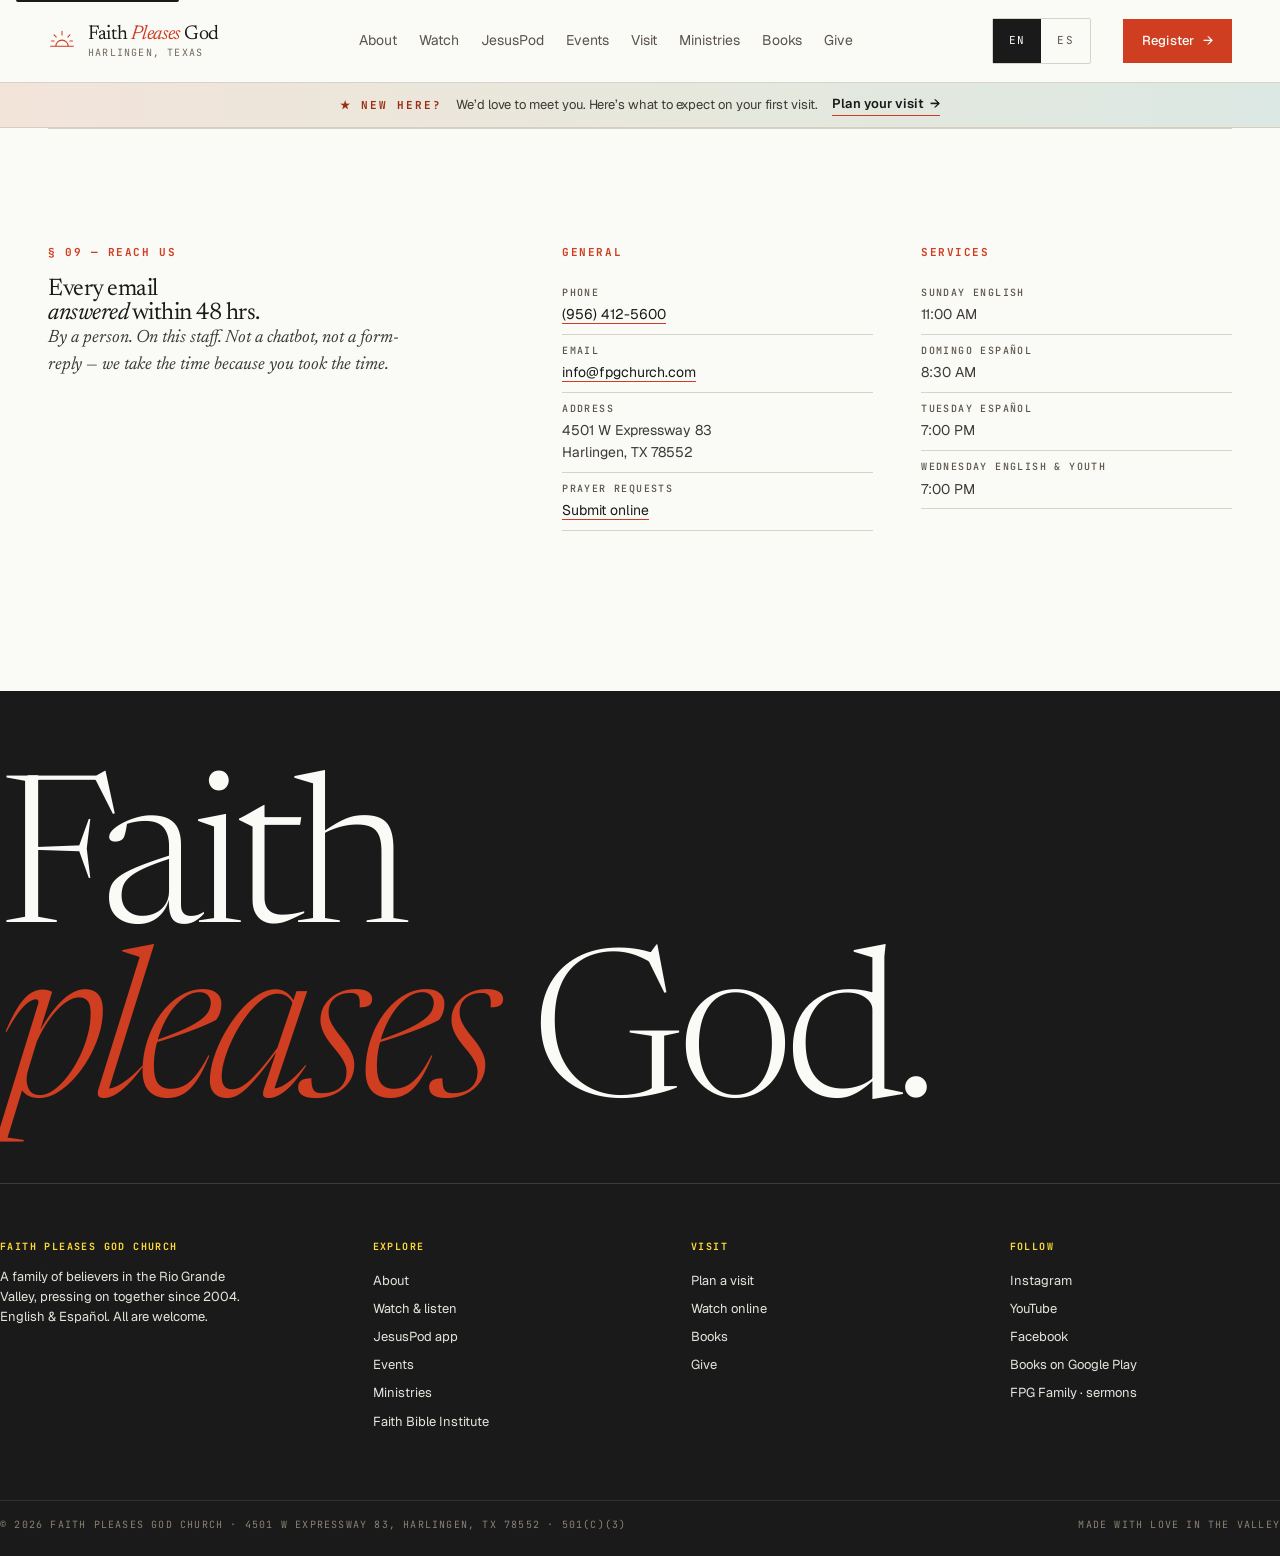
<file: contact.html>
<!doctype html>
<html lang="en">
<head>
<meta charset="utf-8"/>
<meta name="viewport" content="width=device-width, initial-scale=1"/>
<title>Contact — Faith Pleases God Church</title>
<meta name="description" content="Every email answered within 48 hours, by a person on staff. Phone, email, prayer requests, service times."/>
<meta property="og:type" content="website"/>
<meta property="og:title" content="Contact — Faith Pleases God Church"/>
<meta property="og:description" content="Every email answered within 48 hours, by a person on staff. Phone, email, prayer requests, service times."/>
<meta property="og:image" content="https://fpg-church.vercel.app/system/mark.svg"/>
<meta property="og:url" content="https://fpg-church.vercel.app/"/>
<meta name="twitter:card" content="summary"/>
<meta name="twitter:title" content="Contact — Faith Pleases God Church"/>
<meta name="twitter:description" content="Every email answered within 48 hours, by a person on staff. Phone, email, prayer requests, service times."/>
<meta name="theme-color" content="#D03E21"/>
<link rel="icon" type="image/svg+xml" href="/system/mark.svg"/>
<link rel="preconnect" href="https://fonts.googleapis.com"/>
<link rel="preconnect" href="https://fonts.gstatic.com" crossorigin/>
<link rel="stylesheet" href="https://fonts.googleapis.com/css2?family=Inter:wght@400;500;600;700;800&display=swap"/>
<link rel="stylesheet" href="/system/tokens.css?v=1777069593"/>
<link rel="stylesheet" href="/system/site.css?v=1777069593"/>
</head>
<body>
<a class="skip-link" href="#main">Skip to main content</a>
<nav class="site-nav" aria-label="Primary">
  <div class="site-nav__inner">
    <a href="/" class="site-nav__brand" aria-label="Faith Pleases God Church — home">
      <svg viewBox="0 0 64 64" xmlns="http://www.w3.org/2000/svg" aria-hidden="true">
        <g fill="none" stroke="currentColor" stroke-width="2.4" stroke-linecap="round">
          <line x1="6" y1="44" x2="58" y2="44"/>
          <path d="M 18 44 A 14 14 0 0 1 46 44"/>
          <line x1="32" y1="10" x2="32" y2="18"/>
          <line x1="14" y1="18" x2="19" y2="23"/>
          <line x1="50" y1="18" x2="45" y2="23"/>
          <line x1="8"  y1="32" x2="14" y2="32"/>
          <line x1="50" y1="32" x2="56" y2="32"/>
        </g>
      </svg>
      <span class="site-nav__brand-lock">
        <span class="site-nav__brand-name">Faith <em>Pleases</em> God</span>
        <span class="site-nav__brand-sub">Harlingen, Texas</span>
      </span>
    </a>
    <div class="site-nav__links">
      <a href="/about">About</a>
      <a href="/watch">Watch</a>
      <a href="/jesuspod">JesusPod</a>
      <a href="/events">Events</a>
      <a href="/visit">Visit</a>
      <a href="/ministries">Ministries</a>
      <a href="/books">Books</a>
      <a href="/give">Give</a>
    </div>
    <div class="site-nav__lang" role="group" aria-label="Language">
      <button class="on" type="button" aria-pressed="true">EN</button>
      <button type="button" aria-pressed="false">ES</button>
    </div>
    <a href="/events" class="site-nav__cta">Register <span aria-hidden="true">→</span></a>
    <button class="site-nav__burger" type="button" aria-label="Open menu" aria-expanded="false" aria-controls="mobile-menu">
      <span></span><span></span><span></span>
    </button>
  </div>
</nav>
<div id="mobile-menu" class="mobile-menu" hidden>
  <div class="mobile-menu__inner">
    <nav aria-label="Mobile navigation">
      <a href="/about">About</a>
      <a href="/watch">Watch</a>
      <a href="/jesuspod">JesusPod</a>
      <a href="/events">Events</a>
      <a href="/visit">Plan a Visit</a>
      <a href="/ministries">Ministries</a>
      <a href="/books">Books</a>
      <a href="/give">Give</a>
      <a href="/contact">Contact</a>
    </nav>
    <div class="mobile-menu__lang" role="group" aria-label="Language">
      <button class="on" type="button" aria-pressed="true">English</button>
      <button type="button" aria-pressed="false">Español</button>
    </div>
    <a href="https://fpgchurch.breezechms.com/form/f098b0" target="_blank" rel="noopener noreferrer" class="mobile-menu__cta">Register for Spring Revival <span aria-hidden="true">→</span></a>
  </div>
</div>
<a class="welcome-banner" href="/visit">
  <span class="welcome-banner__kicker">★ New here?</span>
  <span class="welcome-banner__msg">We&rsquo;d love to meet you. Here&rsquo;s what to expect on your first visit.</span>
  <span class="welcome-banner__cta">Plan your visit <span aria-hidden="true">→</span></span>
</a>
<main id="main" tabindex="-1" class="wrap">
<section id="contact" class="sec" data-screen-label="09 Contact">
    <div class="contact">
      <div class="contact__block">
        <h5>§ 09 — Reach us</h5>
        <h1>Every email<br/><em>answered</em> within 48 hrs.</h1>
        <p>By a person. On this staff. Not a chatbot, not a form-reply — we take the time because you took the time.</p>
      </div>
      <div class="contact__block">
        <h5>General</h5>
        <ul>
          <li><strong>Phone</strong><a href="tel:+19564125600">(956) 412-5600</a></li>
          <li><strong>Email</strong><a href="mailto:info@fpgchurch.com">info@fpgchurch.com</a></li>
          <li><strong>Address</strong>4501 W Expressway 83<br/>Harlingen, TX 78552</li>
          <li><strong>Prayer requests</strong><a href="https://fpgchurch.breezechms.com/form/0b3e2d" target="_blank" rel="noopener">Submit online</a></li>
        </ul>
      </div>
      <div class="contact__block">
        <h5>Services</h5>
        <ul>
          <li><strong>Sunday English</strong>11:00 AM</li>
          <li><strong>Domingo Español</strong>8:30 AM</li>
          <li><strong>Tuesday Español</strong>7:00 PM</li>
          <li><strong>Wednesday English &amp; Youth</strong>7:00 PM</li>
        </ul>
      </div>
    </div>
  </section>
</main>
<footer>
  <div class="foot-mark">Faith<br/><em>pleases</em> God.</div>
  <div class="foot-grid">
    <div class="foot-col">
      <h6>Faith Pleases God Church</h6>
      <p>A family of believers in the Rio Grande Valley, pressing on together since 2004. English &amp; Español. All are welcome.</p>
    </div>
    <div class="foot-col">
      <h6>Explore</h6>
      <ul>
        <li><a href="/about">About</a></li>
        <li><a href="/watch">Watch &amp; listen</a></li>
        <li><a href="/jesuspod">JesusPod app</a></li>
        <li><a href="/events">Events</a></li>
        <li><a href="/ministries">Ministries</a></li>
        <li><a href="/ministries#fbi">Faith Bible Institute</a></li>
      </ul>
    </div>
    <div class="foot-col">
      <h6>Visit</h6>
      <ul>
        <li><a href="/visit">Plan a visit</a></li>
        <li><a href="/visit#online">Watch online</a></li>
        <li><a href="/books">Books</a></li>
        <li><a href="/give">Give</a></li>
      </ul>
    </div>
    <div class="foot-col">
      <h6>Follow</h6>
      <ul>
        <li><a href="https://instagram.com/fpgharlingen" target="_blank" rel="noopener noreferrer">Instagram</a></li>
        <li><a href="https://www.youtube.com/@faithpleasesgod" target="_blank" rel="noopener noreferrer">YouTube</a></li>
        <li><a href="https://www.facebook.com/FaithPleasesGodChurch" target="_blank" rel="noopener noreferrer">Facebook</a></li>
        <li><a href="/books">Books on Google Play</a></li>
        <li><a href="https://www.fpgfamily.com/" target="_blank" rel="noopener noreferrer">FPG Family · sermons</a></li>
      </ul>
    </div>
  </div>
  <div class="foot-bottom">
    <div>© 2026 Faith Pleases God Church · 4501 W Expressway 83, Harlingen, TX 78552 · 501(c)(3)</div>
    <div>Made with love in the Valley</div>
  </div>
</footer>
<script>
  // Hamburger mobile menu
  (function(){
    const burger = document.querySelector('.site-nav__burger');
    const menu = document.getElementById('mobile-menu');
    if (!burger || !menu) return;
    const setOpen = (open) => {
      burger.setAttribute('aria-expanded', String(open));
      burger.setAttribute('aria-label', open ? 'Close menu' : 'Open menu');
      if (open) {
        menu.removeAttribute('hidden');
        document.body.classList.add('menu-open');
      } else {
        menu.setAttribute('hidden', '');
        document.body.classList.remove('menu-open');
      }
    };
    burger.addEventListener('click', () => setOpen(menu.hasAttribute('hidden')));
    menu.querySelectorAll('a').forEach(a => a.addEventListener('click', () => setOpen(false)));
    document.addEventListener('keydown', (e) => { if (e.key === 'Escape') setOpen(false); });
  })();

  // Language toggle — visual only
  document.querySelectorAll('.site-nav__lang button, .mobile-menu__lang button').forEach(b => {
    b.addEventListener('click', () => {
      const container = b.parentElement;
      container.querySelectorAll('button').forEach(x => {
        x.classList.remove('on');
        x.setAttribute('aria-pressed', 'false');
      });
      b.classList.add('on');
      b.setAttribute('aria-pressed', 'true');
    });
  });
  // Sermon filter chips — only bind on /watch
  if (document.querySelector('.watch__filter')) {
    document.querySelectorAll('.watch__filter .chip').forEach(c => {
      c.addEventListener('click', () => {
        document.querySelectorAll('.watch__filter .chip').forEach(x => {
          x.classList.remove('on');
          x.setAttribute('aria-pressed', 'false');
        });
        c.classList.add('on');
        c.setAttribute('aria-pressed', 'true');
      });
    });
  }
  // Give amounts — only bind on /give
  if (document.querySelector('.give__amount')) {
    document.querySelectorAll('.give__amount').forEach(a => {
      a.addEventListener('click', () => {
        document.querySelectorAll('.give__amount').forEach(x => x.classList.remove('on'));
        a.classList.add('on');
      });
    });
  }
</script>
</body></html>
</file>
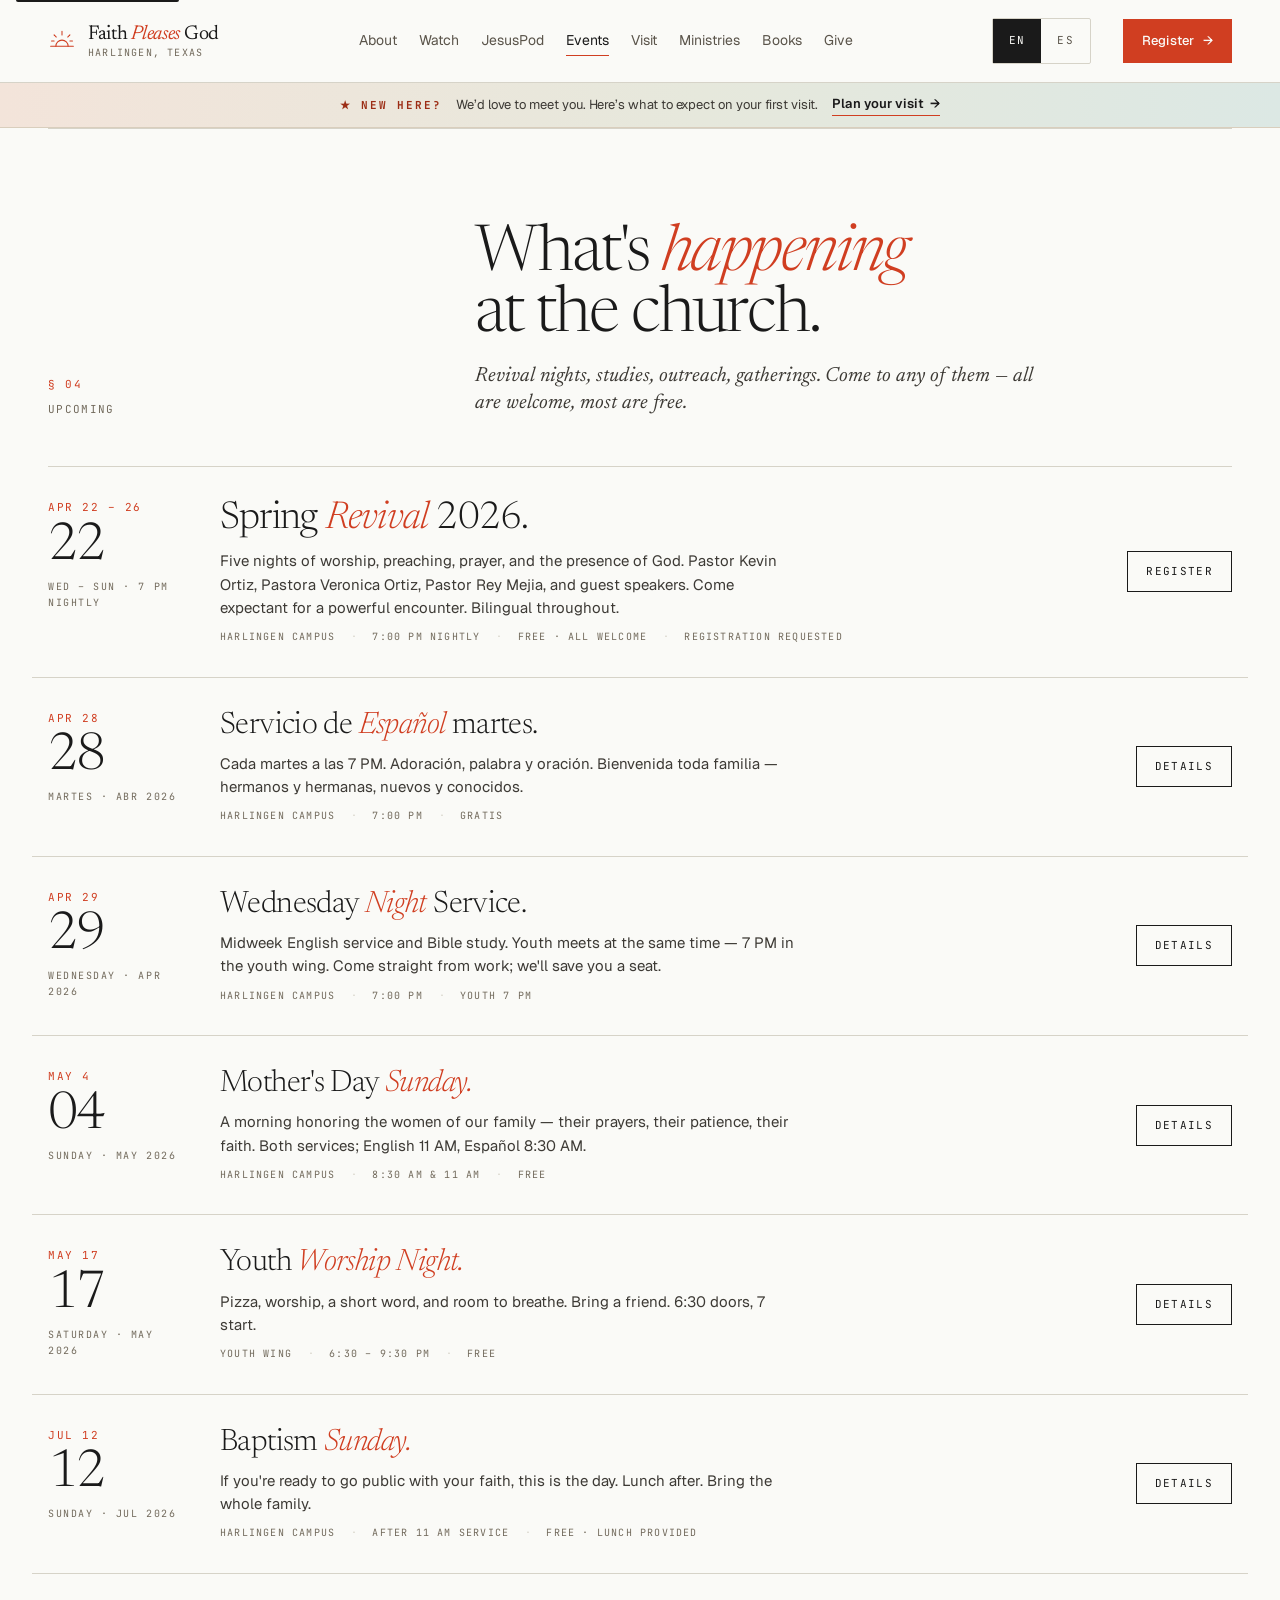
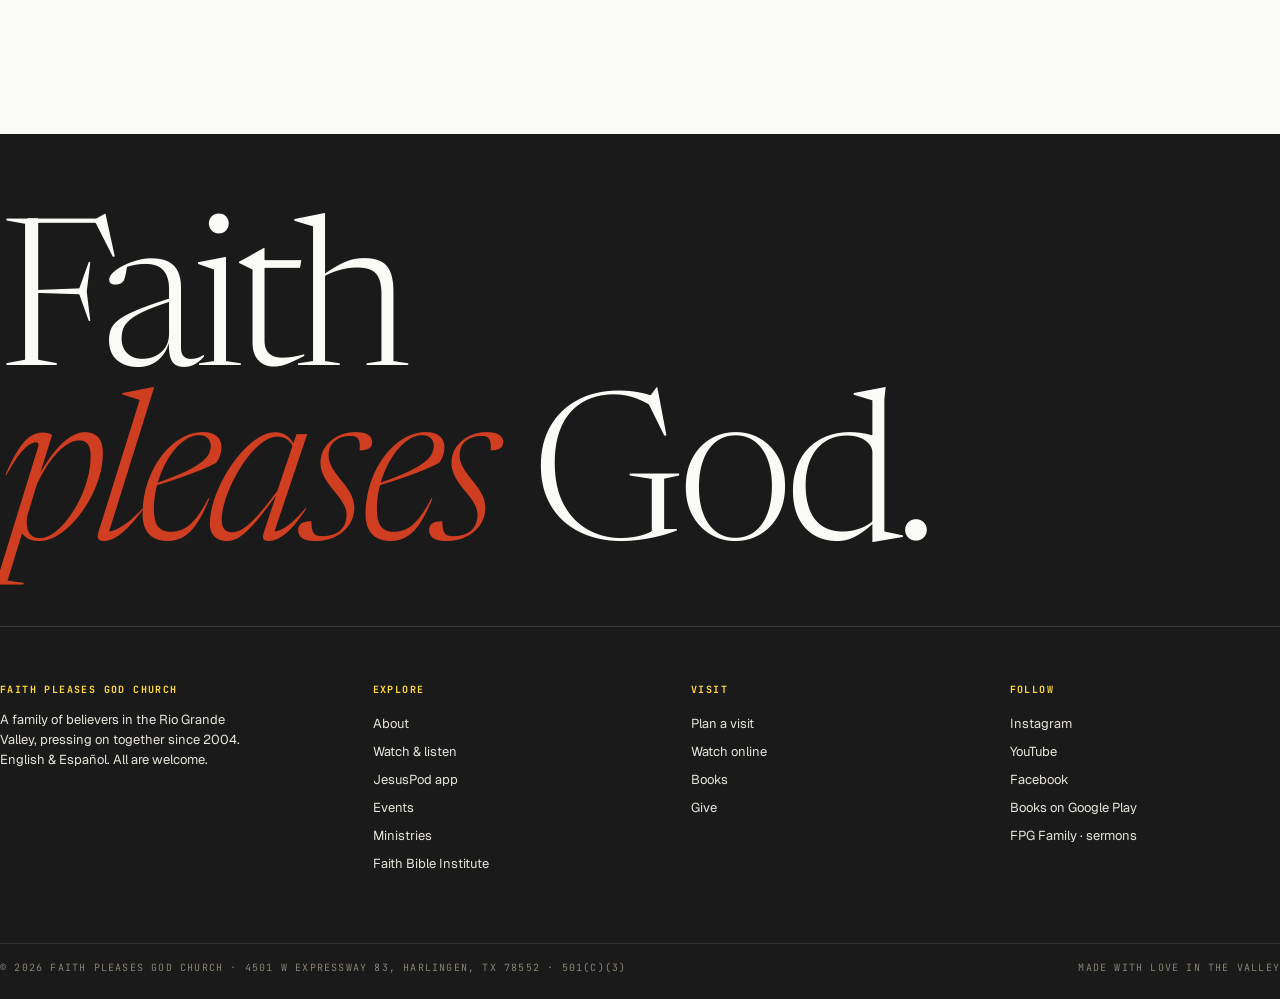
<file: events.html>
<!doctype html>
<html lang="en">
<head>
<meta charset="utf-8"/>
<meta name="viewport" content="width=device-width, initial-scale=1"/>
<title>Events — Faith Pleases God Church</title>
<meta name="description" content="What's happening at the church — revival, studies, outreach, gatherings. All welcome, most free."/>
<meta property="og:type" content="website"/>
<meta property="og:title" content="Events — Faith Pleases God Church"/>
<meta property="og:description" content="What's happening at the church — revival, studies, outreach, gatherings. All welcome, most free."/>
<meta property="og:image" content="https://fpg-church.vercel.app/system/mark.svg"/>
<meta property="og:url" content="https://fpg-church.vercel.app/"/>
<meta name="twitter:card" content="summary"/>
<meta name="twitter:title" content="Events — Faith Pleases God Church"/>
<meta name="twitter:description" content="What's happening at the church — revival, studies, outreach, gatherings. All welcome, most free."/>
<meta name="theme-color" content="#D03E21"/>
<link rel="icon" type="image/svg+xml" href="/system/mark.svg"/>
<link rel="preconnect" href="https://fonts.googleapis.com"/>
<link rel="preconnect" href="https://fonts.gstatic.com" crossorigin/>
<link rel="stylesheet" href="https://fonts.googleapis.com/css2?family=Inter:wght@400;500;600;700;800&display=swap"/>
<link rel="stylesheet" href="/system/tokens.css?v=1777069593"/>
<link rel="stylesheet" href="/system/site.css?v=1777069593"/>
</head>
<body>
<a class="skip-link" href="#main">Skip to main content</a>
<nav class="site-nav" aria-label="Primary">
  <div class="site-nav__inner">
    <a href="/" class="site-nav__brand" aria-label="Faith Pleases God Church — home">
      <svg viewBox="0 0 64 64" xmlns="http://www.w3.org/2000/svg" aria-hidden="true">
        <g fill="none" stroke="currentColor" stroke-width="2.4" stroke-linecap="round">
          <line x1="6" y1="44" x2="58" y2="44"/>
          <path d="M 18 44 A 14 14 0 0 1 46 44"/>
          <line x1="32" y1="10" x2="32" y2="18"/>
          <line x1="14" y1="18" x2="19" y2="23"/>
          <line x1="50" y1="18" x2="45" y2="23"/>
          <line x1="8"  y1="32" x2="14" y2="32"/>
          <line x1="50" y1="32" x2="56" y2="32"/>
        </g>
      </svg>
      <span class="site-nav__brand-lock">
        <span class="site-nav__brand-name">Faith <em>Pleases</em> God</span>
        <span class="site-nav__brand-sub">Harlingen, Texas</span>
      </span>
    </a>
    <div class="site-nav__links">
      <a href="/about">About</a>
      <a href="/watch">Watch</a>
      <a href="/jesuspod">JesusPod</a>
      <a href="/events" class="on" aria-current="page">Events</a>
      <a href="/visit">Visit</a>
      <a href="/ministries">Ministries</a>
      <a href="/books">Books</a>
      <a href="/give">Give</a>
    </div>
    <div class="site-nav__lang" role="group" aria-label="Language">
      <button class="on" type="button" aria-pressed="true">EN</button>
      <button type="button" aria-pressed="false">ES</button>
    </div>
    <a href="/events" class="site-nav__cta">Register <span aria-hidden="true">→</span></a>
    <button class="site-nav__burger" type="button" aria-label="Open menu" aria-expanded="false" aria-controls="mobile-menu">
      <span></span><span></span><span></span>
    </button>
  </div>
</nav>
<div id="mobile-menu" class="mobile-menu" hidden>
  <div class="mobile-menu__inner">
    <nav aria-label="Mobile navigation">
      <a href="/about">About</a>
      <a href="/watch">Watch</a>
      <a href="/jesuspod">JesusPod</a>
      <a href="/events">Events</a>
      <a href="/visit">Plan a Visit</a>
      <a href="/ministries">Ministries</a>
      <a href="/books">Books</a>
      <a href="/give">Give</a>
      <a href="/contact">Contact</a>
    </nav>
    <div class="mobile-menu__lang" role="group" aria-label="Language">
      <button class="on" type="button" aria-pressed="true">English</button>
      <button type="button" aria-pressed="false">Español</button>
    </div>
    <a href="https://fpgchurch.breezechms.com/form/f098b0" target="_blank" rel="noopener noreferrer" class="mobile-menu__cta">Register for Spring Revival <span aria-hidden="true">→</span></a>
  </div>
</div>
<a class="welcome-banner" href="/visit">
  <span class="welcome-banner__kicker">★ New here?</span>
  <span class="welcome-banner__msg">We&rsquo;d love to meet you. Here&rsquo;s what to expect on your first visit.</span>
  <span class="welcome-banner__cta">Plan your visit <span aria-hidden="true">→</span></span>
</a>
<main id="main" tabindex="-1" class="wrap">
<section id="events" class="sec" data-screen-label="04 Events">
    <header class="sec-hd">
      <div>
        <div class="sec-hd__num">§ 04</div>
        <div class="sec-hd__kicker">Upcoming</div>
      </div>
      <div>
        <h1 class="sec-hd__title">What's <em>happening</em><br/>at the church.</h1>
        <p class="sec-hd__lede">Revival nights, studies, outreach, gatherings. Come to any of them — all are welcome, most are free.</p>
      </div>
    </header>

    <div class="events__list">
      <article class="event event--featured">
        <div class="event__date">Apr 22 – 26<span class="day">22</span><span class="yr">Wed – Sun · 7 PM nightly</span></div>
        <div class="event__body">
          <h4>Spring <em>Revival</em> 2026.</h4>
          <p>Five nights of worship, preaching, prayer, and the presence of God. Pastor Kevin Ortiz, Pastora Veronica Ortiz, Pastor Rey Mejia, and guest speakers. Come expectant for a powerful encounter. Bilingual throughout.</p>
          <div class="event__body-meta"><span>Harlingen Campus</span><span>7:00 PM nightly</span><span>Free · All welcome</span><span>Registration requested</span></div>
        </div>
        <a href="https://fpgchurch.breezechms.com/form/f098b0" target="_blank" rel="noopener" class="event__cta">Register</a>
      </article>
      <article class="event">
        <div class="event__date">Apr 28<span class="day">28</span><span class="yr">Martes · Abr 2026</span></div>
        <div class="event__body">
          <h4>Servicio de <em>Español</em> martes.</h4>
          <p>Cada martes a las 7 PM. Adoración, palabra y oración. Bienvenida toda familia — hermanos y hermanas, nuevos y conocidos.</p>
          <div class="event__body-meta"><span>Harlingen Campus</span><span>7:00 PM</span><span>Gratis</span></div>
        </div>
        <a href="/visit" class="event__cta">Details</a>
      </article>
      <article class="event">
        <div class="event__date">Apr 29<span class="day">29</span><span class="yr">Wednesday · Apr 2026</span></div>
        <div class="event__body">
          <h4>Wednesday <em>Night</em> Service.</h4>
          <p>Midweek English service and Bible study. Youth meets at the same time — 7 PM in the youth wing. Come straight from work; we'll save you a seat.</p>
          <div class="event__body-meta"><span>Harlingen Campus</span><span>7:00 PM</span><span>Youth 7 PM</span></div>
        </div>
        <a href="/visit" class="event__cta">Details</a>
      </article>
      <article class="event">
        <div class="event__date">May 4<span class="day">04</span><span class="yr">Sunday · May 2026</span></div>
        <div class="event__body">
          <h4>Mother's Day <em>Sunday.</em></h4>
          <p>A morning honoring the women of our family — their prayers, their patience, their faith. Both services; English 11 AM, Español 8:30 AM.</p>
          <div class="event__body-meta"><span>Harlingen Campus</span><span>8:30 AM &amp; 11 AM</span><span>Free</span></div>
        </div>
        <a href="/visit" class="event__cta">Details</a>
      </article>
      <article class="event">
        <div class="event__date">May 17<span class="day">17</span><span class="yr">Saturday · May 2026</span></div>
        <div class="event__body">
          <h4>Youth <em>Worship Night.</em></h4>
          <p>Pizza, worship, a short word, and room to breathe. Bring a friend. 6:30 doors, 7 start.</p>
          <div class="event__body-meta"><span>Youth Wing</span><span>6:30 – 9:30 PM</span><span>Free</span></div>
        </div>
        <a href="/visit" class="event__cta">Details</a>
      </article>
      <article class="event">
        <div class="event__date">Jul 12<span class="day">12</span><span class="yr">Sunday · Jul 2026</span></div>
        <div class="event__body">
          <h4>Baptism <em>Sunday.</em></h4>
          <p>If you're ready to go public with your faith, this is the day. Lunch after. Bring the whole family.</p>
          <div class="event__body-meta"><span>Harlingen Campus</span><span>After 11 AM service</span><span>Free · Lunch provided</span></div>
        </div>
        <a href="/visit" class="event__cta">Details</a>
      </article>
    </div>
  </section>
</main>
<footer>
  <div class="foot-mark">Faith<br/><em>pleases</em> God.</div>
  <div class="foot-grid">
    <div class="foot-col">
      <h6>Faith Pleases God Church</h6>
      <p>A family of believers in the Rio Grande Valley, pressing on together since 2004. English &amp; Español. All are welcome.</p>
    </div>
    <div class="foot-col">
      <h6>Explore</h6>
      <ul>
        <li><a href="/about">About</a></li>
        <li><a href="/watch">Watch &amp; listen</a></li>
        <li><a href="/jesuspod">JesusPod app</a></li>
        <li><a href="/events">Events</a></li>
        <li><a href="/ministries">Ministries</a></li>
        <li><a href="/ministries#fbi">Faith Bible Institute</a></li>
      </ul>
    </div>
    <div class="foot-col">
      <h6>Visit</h6>
      <ul>
        <li><a href="/visit">Plan a visit</a></li>
        <li><a href="/visit#online">Watch online</a></li>
        <li><a href="/books">Books</a></li>
        <li><a href="/give">Give</a></li>
      </ul>
    </div>
    <div class="foot-col">
      <h6>Follow</h6>
      <ul>
        <li><a href="https://instagram.com/fpgharlingen" target="_blank" rel="noopener noreferrer">Instagram</a></li>
        <li><a href="https://www.youtube.com/@faithpleasesgod" target="_blank" rel="noopener noreferrer">YouTube</a></li>
        <li><a href="https://www.facebook.com/FaithPleasesGodChurch" target="_blank" rel="noopener noreferrer">Facebook</a></li>
        <li><a href="/books">Books on Google Play</a></li>
        <li><a href="https://www.fpgfamily.com/" target="_blank" rel="noopener noreferrer">FPG Family · sermons</a></li>
      </ul>
    </div>
  </div>
  <div class="foot-bottom">
    <div>© 2026 Faith Pleases God Church · 4501 W Expressway 83, Harlingen, TX 78552 · 501(c)(3)</div>
    <div>Made with love in the Valley</div>
  </div>
</footer>
<script>
  // Hamburger mobile menu
  (function(){
    const burger = document.querySelector('.site-nav__burger');
    const menu = document.getElementById('mobile-menu');
    if (!burger || !menu) return;
    const setOpen = (open) => {
      burger.setAttribute('aria-expanded', String(open));
      burger.setAttribute('aria-label', open ? 'Close menu' : 'Open menu');
      if (open) {
        menu.removeAttribute('hidden');
        document.body.classList.add('menu-open');
      } else {
        menu.setAttribute('hidden', '');
        document.body.classList.remove('menu-open');
      }
    };
    burger.addEventListener('click', () => setOpen(menu.hasAttribute('hidden')));
    menu.querySelectorAll('a').forEach(a => a.addEventListener('click', () => setOpen(false)));
    document.addEventListener('keydown', (e) => { if (e.key === 'Escape') setOpen(false); });
  })();

  // Language toggle — visual only
  document.querySelectorAll('.site-nav__lang button, .mobile-menu__lang button').forEach(b => {
    b.addEventListener('click', () => {
      const container = b.parentElement;
      container.querySelectorAll('button').forEach(x => {
        x.classList.remove('on');
        x.setAttribute('aria-pressed', 'false');
      });
      b.classList.add('on');
      b.setAttribute('aria-pressed', 'true');
    });
  });
  // Sermon filter chips — only bind on /watch
  if (document.querySelector('.watch__filter')) {
    document.querySelectorAll('.watch__filter .chip').forEach(c => {
      c.addEventListener('click', () => {
        document.querySelectorAll('.watch__filter .chip').forEach(x => {
          x.classList.remove('on');
          x.setAttribute('aria-pressed', 'false');
        });
        c.classList.add('on');
        c.setAttribute('aria-pressed', 'true');
      });
    });
  }
  // Give amounts — only bind on /give
  if (document.querySelector('.give__amount')) {
    document.querySelectorAll('.give__amount').forEach(a => {
      a.addEventListener('click', () => {
        document.querySelectorAll('.give__amount').forEach(x => x.classList.remove('on'));
        a.classList.add('on');
      });
    });
  }
</script>
</body></html>
</file>
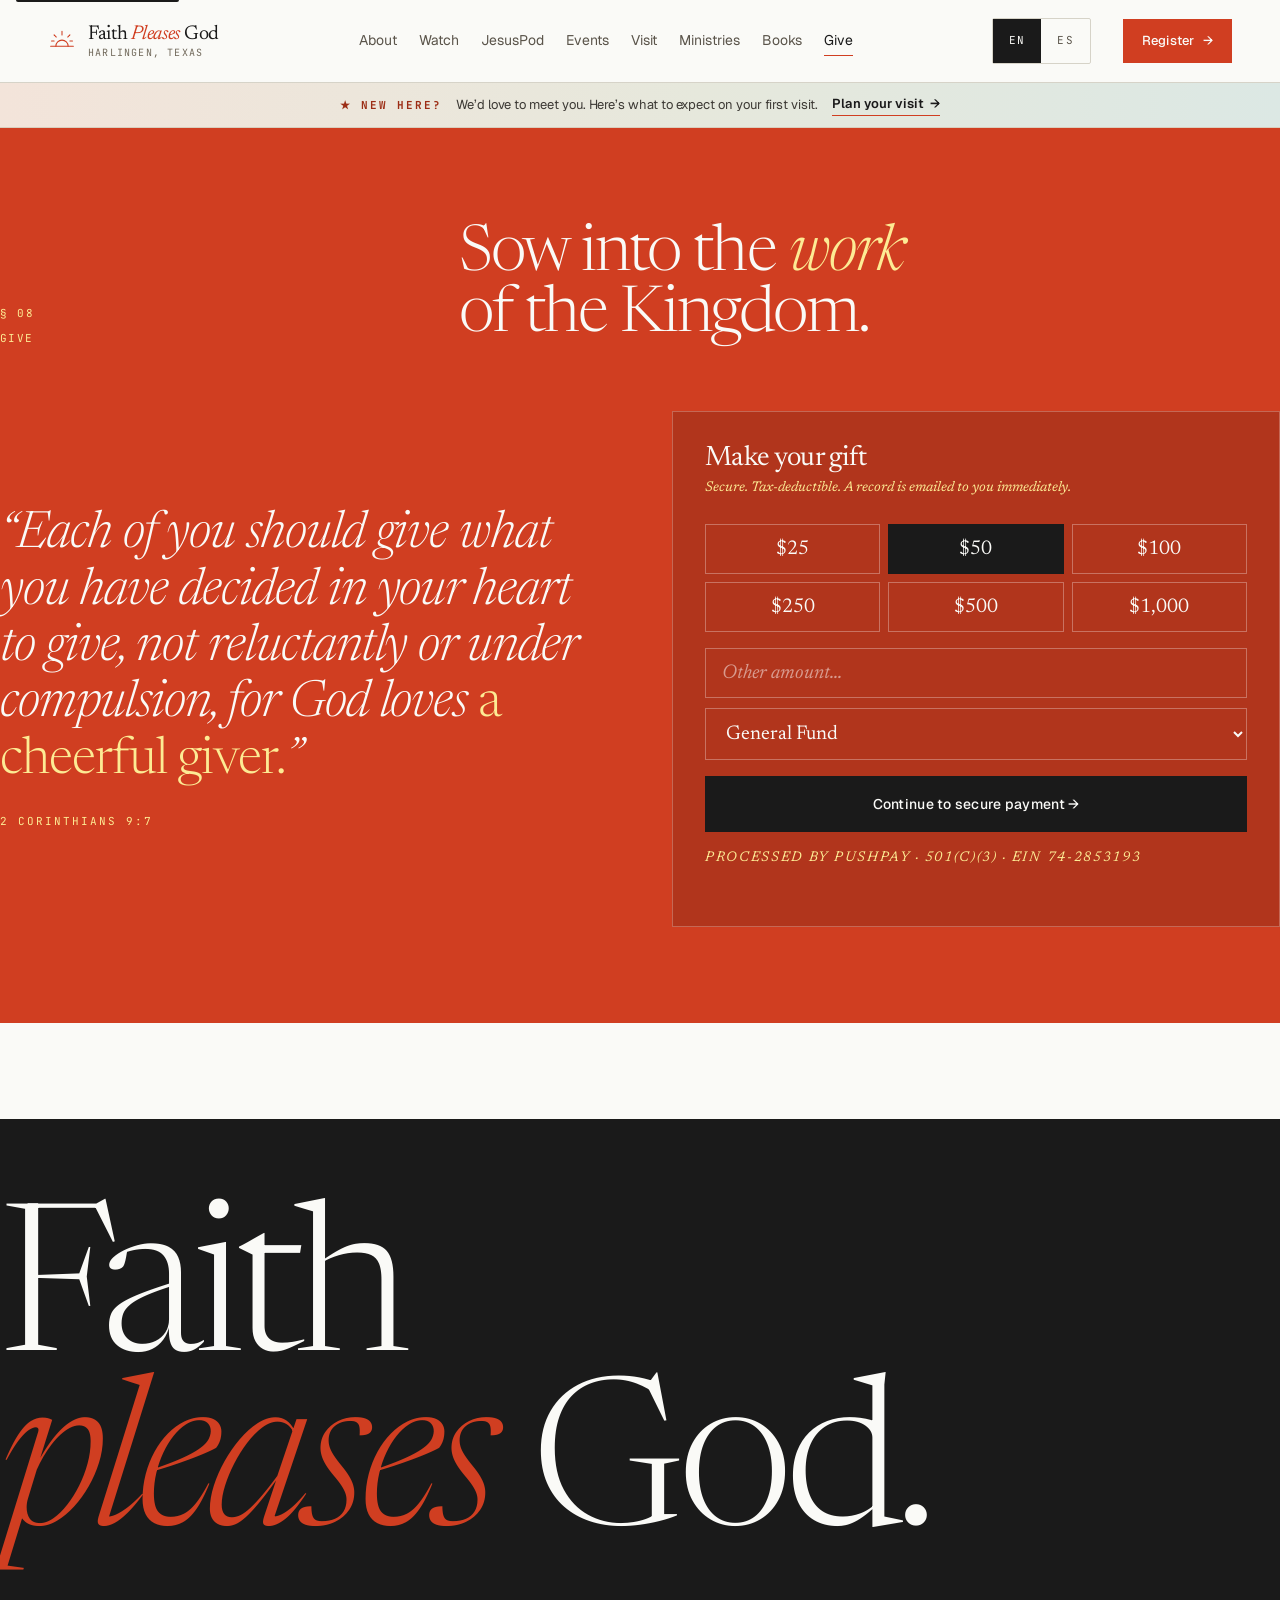
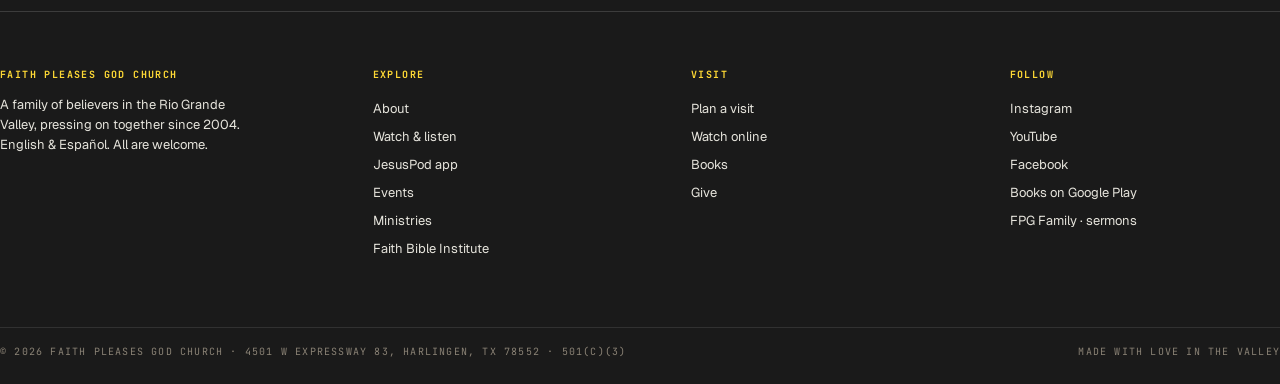
<file: give.html>
<!doctype html>
<html lang="en">
<head>
<meta charset="utf-8"/>
<meta name="viewport" content="width=device-width, initial-scale=1"/>
<title>Give — Faith Pleases God Church</title>
<meta name="description" content="Sow into the work of the Kingdom. Secure, tax-deductible giving. Tithes, missions, building fund, benevolence."/>
<meta property="og:type" content="website"/>
<meta property="og:title" content="Give — Faith Pleases God Church"/>
<meta property="og:description" content="Sow into the work of the Kingdom. Secure, tax-deductible giving. Tithes, missions, building fund, benevolence."/>
<meta property="og:image" content="https://fpg-church.vercel.app/system/mark.svg"/>
<meta property="og:url" content="https://fpg-church.vercel.app/"/>
<meta name="twitter:card" content="summary"/>
<meta name="twitter:title" content="Give — Faith Pleases God Church"/>
<meta name="twitter:description" content="Sow into the work of the Kingdom. Secure, tax-deductible giving. Tithes, missions, building fund, benevolence."/>
<meta name="theme-color" content="#D03E21"/>
<link rel="icon" type="image/svg+xml" href="/system/mark.svg"/>
<link rel="preconnect" href="https://fonts.googleapis.com"/>
<link rel="preconnect" href="https://fonts.gstatic.com" crossorigin/>
<link rel="stylesheet" href="https://fonts.googleapis.com/css2?family=Inter:wght@400;500;600;700;800&display=swap"/>
<link rel="stylesheet" href="/system/tokens.css?v=1777069593"/>
<link rel="stylesheet" href="/system/site.css?v=1777069593"/>
</head>
<body>
<a class="skip-link" href="#main">Skip to main content</a>
<nav class="site-nav" aria-label="Primary">
  <div class="site-nav__inner">
    <a href="/" class="site-nav__brand" aria-label="Faith Pleases God Church — home">
      <svg viewBox="0 0 64 64" xmlns="http://www.w3.org/2000/svg" aria-hidden="true">
        <g fill="none" stroke="currentColor" stroke-width="2.4" stroke-linecap="round">
          <line x1="6" y1="44" x2="58" y2="44"/>
          <path d="M 18 44 A 14 14 0 0 1 46 44"/>
          <line x1="32" y1="10" x2="32" y2="18"/>
          <line x1="14" y1="18" x2="19" y2="23"/>
          <line x1="50" y1="18" x2="45" y2="23"/>
          <line x1="8"  y1="32" x2="14" y2="32"/>
          <line x1="50" y1="32" x2="56" y2="32"/>
        </g>
      </svg>
      <span class="site-nav__brand-lock">
        <span class="site-nav__brand-name">Faith <em>Pleases</em> God</span>
        <span class="site-nav__brand-sub">Harlingen, Texas</span>
      </span>
    </a>
    <div class="site-nav__links">
      <a href="/about">About</a>
      <a href="/watch">Watch</a>
      <a href="/jesuspod">JesusPod</a>
      <a href="/events">Events</a>
      <a href="/visit">Visit</a>
      <a href="/ministries">Ministries</a>
      <a href="/books">Books</a>
      <a href="/give" class="on" aria-current="page">Give</a>
    </div>
    <div class="site-nav__lang" role="group" aria-label="Language">
      <button class="on" type="button" aria-pressed="true">EN</button>
      <button type="button" aria-pressed="false">ES</button>
    </div>
    <a href="/events" class="site-nav__cta">Register <span aria-hidden="true">→</span></a>
    <button class="site-nav__burger" type="button" aria-label="Open menu" aria-expanded="false" aria-controls="mobile-menu">
      <span></span><span></span><span></span>
    </button>
  </div>
</nav>
<div id="mobile-menu" class="mobile-menu" hidden>
  <div class="mobile-menu__inner">
    <nav aria-label="Mobile navigation">
      <a href="/about">About</a>
      <a href="/watch">Watch</a>
      <a href="/jesuspod">JesusPod</a>
      <a href="/events">Events</a>
      <a href="/visit">Plan a Visit</a>
      <a href="/ministries">Ministries</a>
      <a href="/books">Books</a>
      <a href="/give">Give</a>
      <a href="/contact">Contact</a>
    </nav>
    <div class="mobile-menu__lang" role="group" aria-label="Language">
      <button class="on" type="button" aria-pressed="true">English</button>
      <button type="button" aria-pressed="false">Español</button>
    </div>
    <a href="https://fpgchurch.breezechms.com/form/f098b0" target="_blank" rel="noopener noreferrer" class="mobile-menu__cta">Register for Spring Revival <span aria-hidden="true">→</span></a>
  </div>
</div>
<a class="welcome-banner" href="/visit">
  <span class="welcome-banner__kicker">★ New here?</span>
  <span class="welcome-banner__msg">We&rsquo;d love to meet you. Here&rsquo;s what to expect on your first visit.</span>
  <span class="welcome-banner__cta">Plan your visit <span aria-hidden="true">→</span></span>
</a>
<section id="main" tabindex="-1" id="give" class="give" data-screen-label="08 Give">
  <header class="sec-hd" style="margin-bottom: var(--s-8);">
    <div>
      <div class="sec-hd__num" style="color: var(--gold-leaf-soft);">§ 08</div>
      <div class="sec-hd__kicker" style="color: var(--gold-leaf-soft);">Give</div>
    </div>
    <div>
      <h1 class="sec-hd__title" style="color: var(--bone);">Sow into the <span style="color: var(--gold-leaf-soft); font-style: italic;">work</span><br/>of the Kingdom.</h1>
    </div>
  </header>

  <div class="give__grid">
    <div>
      <div class="give__scripture">&ldquo;Each of you should give what you have decided in your heart to give, not reluctantly or under compulsion, for God loves <em>a cheerful giver.</em>&rdquo;</div>
      <div class="give__ref">2 Corinthians 9:7</div>
    </div>

    <form class="give__form" onsubmit="event.preventDefault();">
      <h4>Make your gift</h4>
      <p>Secure. Tax-deductible. A record is emailed to you immediately.</p>

      <div class="give__amounts">
        <button type="button" class="give__amount">$25</button>
        <button type="button" class="give__amount on">$50</button>
        <button type="button" class="give__amount">$100</button>
        <button type="button" class="give__amount">$250</button>
        <button type="button" class="give__amount">$500</button>
        <button type="button" class="give__amount">$1,000</button>
      </div>
      <input class="give__custom" type="text" placeholder="Other amount…" />

      <select class="give__custom" style="margin-top: 10px;">
        <option>General Fund</option>
        <option>Missions</option>
        <option>Faith Bible Institute</option>
        <option>Building Fund</option>
        <option>Benevolence / Food Pantry</option>
      </select>

      <button type="submit" class="give__submit">Continue to secure payment →</button>
      <p class="give__meta">Processed by Pushpay · 501(c)(3) · EIN 74-2853193</p>
    </form>
  </div>
</section><footer>
  <div class="foot-mark">Faith<br/><em>pleases</em> God.</div>
  <div class="foot-grid">
    <div class="foot-col">
      <h6>Faith Pleases God Church</h6>
      <p>A family of believers in the Rio Grande Valley, pressing on together since 2004. English &amp; Español. All are welcome.</p>
    </div>
    <div class="foot-col">
      <h6>Explore</h6>
      <ul>
        <li><a href="/about">About</a></li>
        <li><a href="/watch">Watch &amp; listen</a></li>
        <li><a href="/jesuspod">JesusPod app</a></li>
        <li><a href="/events">Events</a></li>
        <li><a href="/ministries">Ministries</a></li>
        <li><a href="/ministries#fbi">Faith Bible Institute</a></li>
      </ul>
    </div>
    <div class="foot-col">
      <h6>Visit</h6>
      <ul>
        <li><a href="/visit">Plan a visit</a></li>
        <li><a href="/visit#online">Watch online</a></li>
        <li><a href="/books">Books</a></li>
        <li><a href="/give">Give</a></li>
      </ul>
    </div>
    <div class="foot-col">
      <h6>Follow</h6>
      <ul>
        <li><a href="https://instagram.com/fpgharlingen" target="_blank" rel="noopener noreferrer">Instagram</a></li>
        <li><a href="https://www.youtube.com/@faithpleasesgod" target="_blank" rel="noopener noreferrer">YouTube</a></li>
        <li><a href="https://www.facebook.com/FaithPleasesGodChurch" target="_blank" rel="noopener noreferrer">Facebook</a></li>
        <li><a href="/books">Books on Google Play</a></li>
        <li><a href="https://www.fpgfamily.com/" target="_blank" rel="noopener noreferrer">FPG Family · sermons</a></li>
      </ul>
    </div>
  </div>
  <div class="foot-bottom">
    <div>© 2026 Faith Pleases God Church · 4501 W Expressway 83, Harlingen, TX 78552 · 501(c)(3)</div>
    <div>Made with love in the Valley</div>
  </div>
</footer>
<script>
  // Hamburger mobile menu
  (function(){
    const burger = document.querySelector('.site-nav__burger');
    const menu = document.getElementById('mobile-menu');
    if (!burger || !menu) return;
    const setOpen = (open) => {
      burger.setAttribute('aria-expanded', String(open));
      burger.setAttribute('aria-label', open ? 'Close menu' : 'Open menu');
      if (open) {
        menu.removeAttribute('hidden');
        document.body.classList.add('menu-open');
      } else {
        menu.setAttribute('hidden', '');
        document.body.classList.remove('menu-open');
      }
    };
    burger.addEventListener('click', () => setOpen(menu.hasAttribute('hidden')));
    menu.querySelectorAll('a').forEach(a => a.addEventListener('click', () => setOpen(false)));
    document.addEventListener('keydown', (e) => { if (e.key === 'Escape') setOpen(false); });
  })();

  // Language toggle — visual only
  document.querySelectorAll('.site-nav__lang button, .mobile-menu__lang button').forEach(b => {
    b.addEventListener('click', () => {
      const container = b.parentElement;
      container.querySelectorAll('button').forEach(x => {
        x.classList.remove('on');
        x.setAttribute('aria-pressed', 'false');
      });
      b.classList.add('on');
      b.setAttribute('aria-pressed', 'true');
    });
  });
  // Sermon filter chips — only bind on /watch
  if (document.querySelector('.watch__filter')) {
    document.querySelectorAll('.watch__filter .chip').forEach(c => {
      c.addEventListener('click', () => {
        document.querySelectorAll('.watch__filter .chip').forEach(x => {
          x.classList.remove('on');
          x.setAttribute('aria-pressed', 'false');
        });
        c.classList.add('on');
        c.setAttribute('aria-pressed', 'true');
      });
    });
  }
  // Give amounts — only bind on /give
  if (document.querySelector('.give__amount')) {
    document.querySelectorAll('.give__amount').forEach(a => {
      a.addEventListener('click', () => {
        document.querySelectorAll('.give__amount').forEach(x => x.classList.remove('on'));
        a.classList.add('on');
      });
    });
  }
</script>
</body></html>
</file>
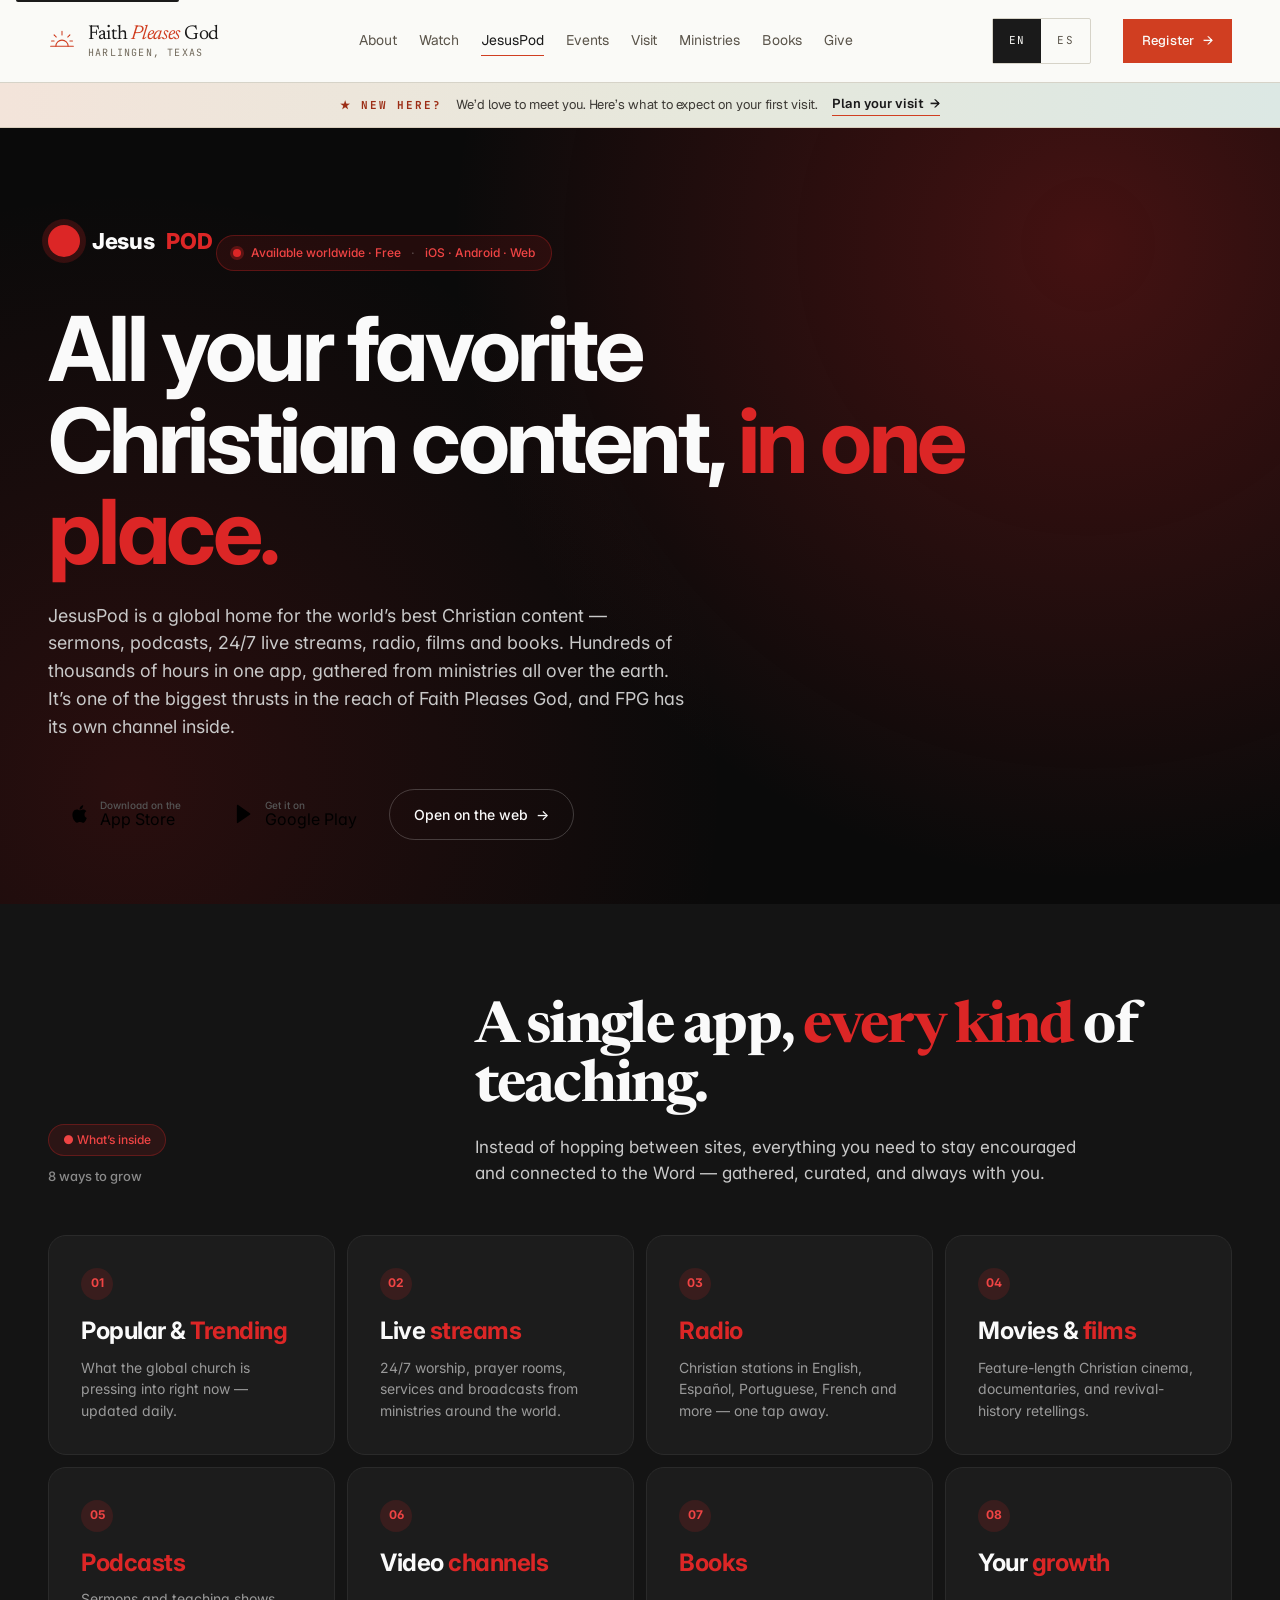
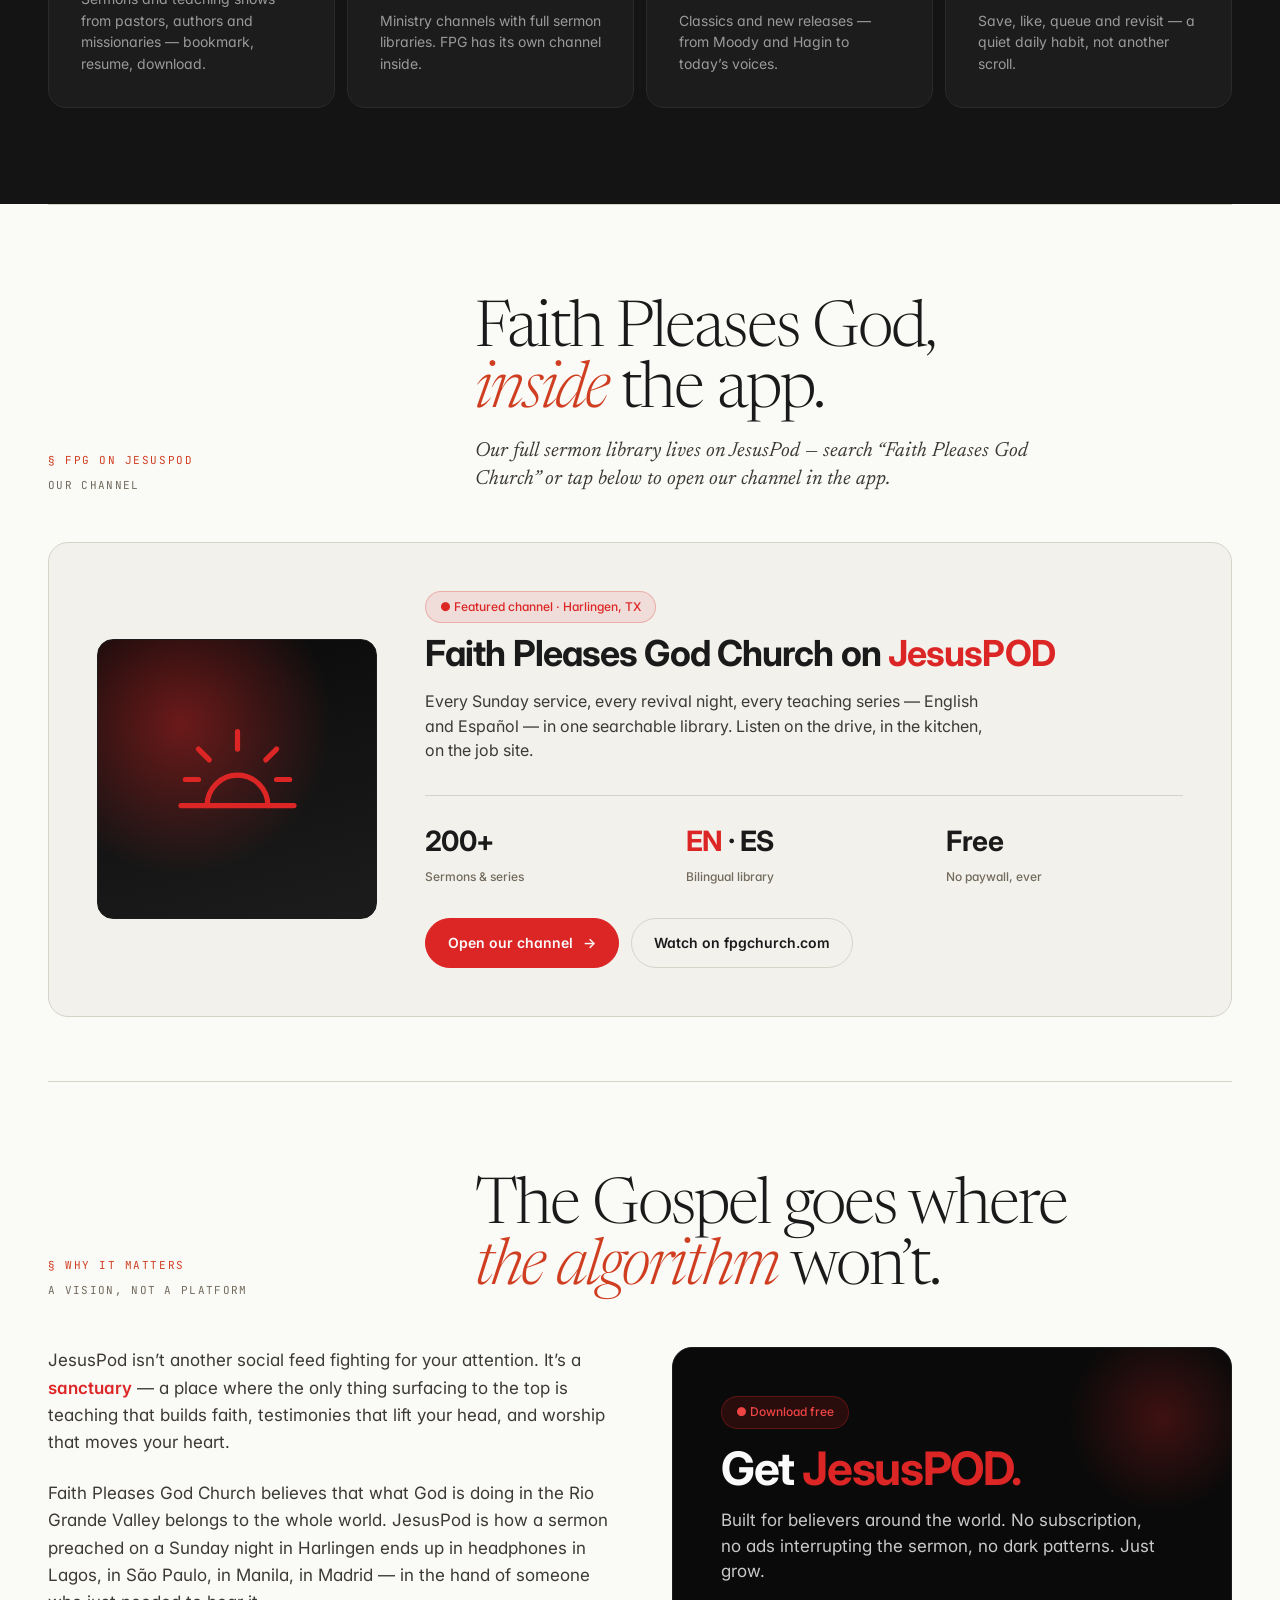
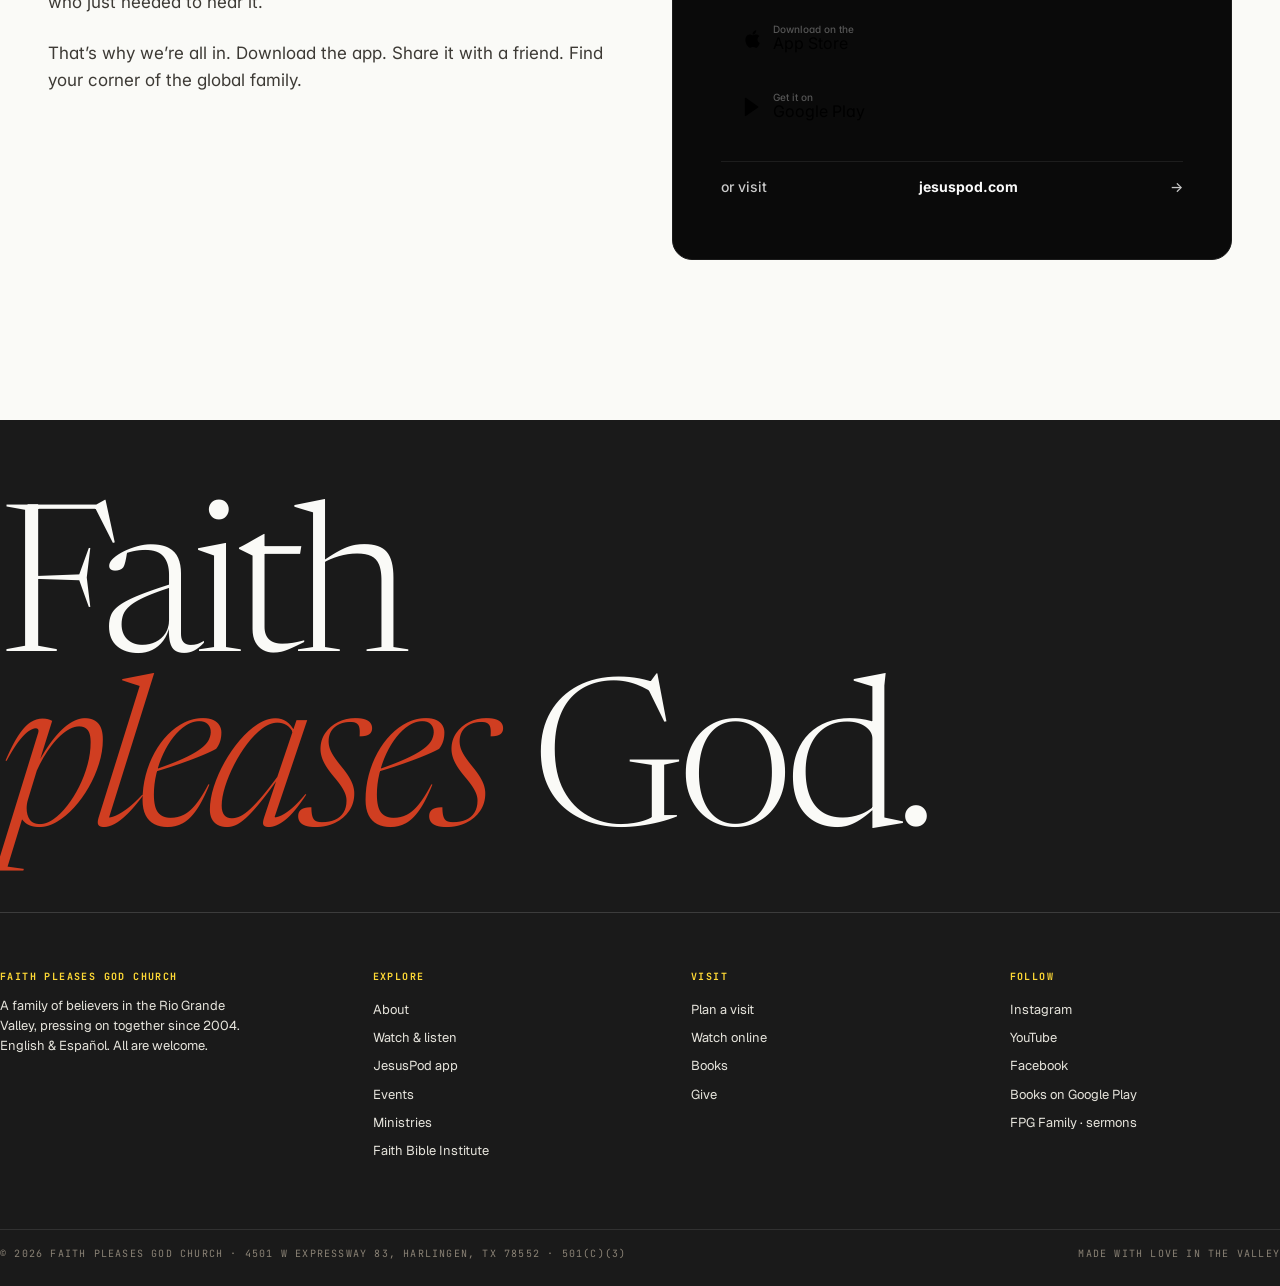
<file: jesuspod.html>
<!doctype html>
<html lang="en">
<head>
<meta charset="utf-8"/>
<meta name="viewport" content="width=device-width, initial-scale=1"/>
<title>JesusPod — Faith Pleases God Church</title>
<meta name="description" content="All your favorite Christian content in one place. JesusPod is a global home — hundreds of thousands of hours of sermons, podcasts, 24/7 live streams, radio, films and books. FPG has its own channel inside."/>
<meta property="og:type" content="website"/>
<meta property="og:title" content="JesusPod — Faith Pleases God Church"/>
<meta property="og:description" content="All your favorite Christian content in one place. JesusPod is a global home — hundreds of thousands of hours of sermons, podcasts, 24/7 live streams, radio, films and books. FPG has its own channel inside."/>
<meta property="og:image" content="https://fpg-church.vercel.app/system/mark.svg"/>
<meta property="og:url" content="https://fpg-church.vercel.app/"/>
<meta name="twitter:card" content="summary"/>
<meta name="twitter:title" content="JesusPod — Faith Pleases God Church"/>
<meta name="twitter:description" content="All your favorite Christian content in one place. JesusPod is a global home — hundreds of thousands of hours of sermons, podcasts, 24/7 live streams, radio, films and books. FPG has its own channel inside."/>
<meta name="theme-color" content="#D03E21"/>
<link rel="icon" type="image/svg+xml" href="/system/mark.svg"/>
<link rel="preconnect" href="https://fonts.googleapis.com"/>
<link rel="preconnect" href="https://fonts.gstatic.com" crossorigin/>
<link rel="stylesheet" href="https://fonts.googleapis.com/css2?family=Inter:wght@400;500;600;700;800&display=swap"/>
<link rel="stylesheet" href="/system/tokens.css?v=1777069593"/>
<link rel="stylesheet" href="/system/site.css?v=1777069593"/>
</head>
<body>
<a class="skip-link" href="#main">Skip to main content</a>
<nav class="site-nav" aria-label="Primary">
  <div class="site-nav__inner">
    <a href="/" class="site-nav__brand" aria-label="Faith Pleases God Church — home">
      <svg viewBox="0 0 64 64" xmlns="http://www.w3.org/2000/svg" aria-hidden="true">
        <g fill="none" stroke="currentColor" stroke-width="2.4" stroke-linecap="round">
          <line x1="6" y1="44" x2="58" y2="44"/>
          <path d="M 18 44 A 14 14 0 0 1 46 44"/>
          <line x1="32" y1="10" x2="32" y2="18"/>
          <line x1="14" y1="18" x2="19" y2="23"/>
          <line x1="50" y1="18" x2="45" y2="23"/>
          <line x1="8"  y1="32" x2="14" y2="32"/>
          <line x1="50" y1="32" x2="56" y2="32"/>
        </g>
      </svg>
      <span class="site-nav__brand-lock">
        <span class="site-nav__brand-name">Faith <em>Pleases</em> God</span>
        <span class="site-nav__brand-sub">Harlingen, Texas</span>
      </span>
    </a>
    <div class="site-nav__links">
      <a href="/about">About</a>
      <a href="/watch">Watch</a>
      <a href="/jesuspod" class="on" aria-current="page">JesusPod</a>
      <a href="/events">Events</a>
      <a href="/visit">Visit</a>
      <a href="/ministries">Ministries</a>
      <a href="/books">Books</a>
      <a href="/give">Give</a>
    </div>
    <div class="site-nav__lang" role="group" aria-label="Language">
      <button class="on" type="button" aria-pressed="true">EN</button>
      <button type="button" aria-pressed="false">ES</button>
    </div>
    <a href="/events" class="site-nav__cta">Register <span aria-hidden="true">→</span></a>
    <button class="site-nav__burger" type="button" aria-label="Open menu" aria-expanded="false" aria-controls="mobile-menu">
      <span></span><span></span><span></span>
    </button>
  </div>
</nav>
<div id="mobile-menu" class="mobile-menu" hidden>
  <div class="mobile-menu__inner">
    <nav aria-label="Mobile navigation">
      <a href="/about">About</a>
      <a href="/watch">Watch</a>
      <a href="/jesuspod">JesusPod</a>
      <a href="/events">Events</a>
      <a href="/visit">Plan a Visit</a>
      <a href="/ministries">Ministries</a>
      <a href="/books">Books</a>
      <a href="/give">Give</a>
      <a href="/contact">Contact</a>
    </nav>
    <div class="mobile-menu__lang" role="group" aria-label="Language">
      <button class="on" type="button" aria-pressed="true">English</button>
      <button type="button" aria-pressed="false">Español</button>
    </div>
    <a href="https://fpgchurch.breezechms.com/form/f098b0" target="_blank" rel="noopener noreferrer" class="mobile-menu__cta">Register for Spring Revival <span aria-hidden="true">→</span></a>
  </div>
</div>
<a class="welcome-banner" href="/visit">
  <span class="welcome-banner__kicker">★ New here?</span>
  <span class="welcome-banner__msg">We&rsquo;d love to meet you. Here&rsquo;s what to expect on your first visit.</span>
  <span class="welcome-banner__cta">Plan your visit <span aria-hidden="true">→</span></span>
</a>
<section id="main" tabindex="-1" class="jp-hero">
  <div class="jp-hero__wrap">
    <div class="jp-hero__wordmark">Jesus<em>POD</em></div>
    <div class="jp-hero__meta">
      <span class="tick"></span>
      <span>Available worldwide · Free</span>
      <span class="sep">·</span>
      <span>iOS · Android · Web</span>
    </div>
    <h1 class="jp-hero__title">All your favorite Christian content, <em>in one place.</em></h1>
    <p class="jp-hero__lede">JesusPod is a global home for the world&rsquo;s best Christian content — sermons, podcasts, 24/7 live streams, radio, films and books. Hundreds of thousands of hours in one app, gathered from ministries all over the earth. It&rsquo;s one of the biggest thrusts in the reach of Faith Pleases God, and FPG has its own channel inside.</p>
    <div class="jp-hero__actions">
      <a href="https://apps.apple.com/us/app/jesuspod-christian-medias/id6642658345" target="_blank" rel="noopener noreferrer" class="jp-store jp-store--app">
        <svg viewBox="0 0 20 20" fill="currentColor" aria-hidden="true"><path d="M14.94 10.52c-.02-2.03 1.66-3 1.73-3.05-.94-1.38-2.41-1.57-2.93-1.59-1.25-.13-2.44.73-3.07.73-.64 0-1.61-.71-2.65-.69-1.36.02-2.62.79-3.32 2-1.42 2.45-.36 6.08 1.02 8.07.68.98 1.48 2.07 2.52 2.03 1.02-.04 1.4-.65 2.63-.65s1.58.65 2.65.63c1.09-.02 1.78-.99 2.45-1.97.77-1.13 1.09-2.23 1.11-2.29-.02-.01-2.13-.82-2.14-3.22zM12.94 4.69c.56-.68.94-1.63.84-2.57-.81.03-1.79.54-2.37 1.22-.52.6-.97 1.56-.85 2.49.9.07 1.82-.46 2.38-1.14z"/></svg>
        <span><small>Download on the</small>App Store</span>
      </a>
      <a href="https://play.google.com/store/apps/details?id=com.jesuspod.app" target="_blank" rel="noopener noreferrer" class="jp-store jp-store--play">
        <svg viewBox="0 0 20 20" fill="currentColor" aria-hidden="true"><path d="M3.5 2.2v15.6c0 .4.5.7.9.4l11.2-7.8c.3-.2.3-.7 0-.9L4.4 1.7c-.4-.2-.9.1-.9.5z"/></svg>
        <span><small>Get it on</small>Google Play</span>
      </a>
      <a href="https://jesuspod.com/" target="_blank" rel="noopener noreferrer" class="jp-hero__web">Open on the web <span aria-hidden="true">→</span></a>
    </div>
  </div>
</section>

<section class="jp-cats">
  <div class="jp-cats__wrap">
    <header class="jp-cats__hd">
      <div>
        <div class="jp-cats__label">● What&rsquo;s inside</div>
        <div class="jp-cats__kicker">8 ways to grow</div>
      </div>
      <div>
        <h2 class="jp-cats__title">A single app, <em>every kind</em> of teaching.</h2>
        <p class="jp-cats__lede">Instead of hopping between sites, everything you need to stay encouraged and connected to the Word — gathered, curated, and always with you.</p>
      </div>
    </header>
    <div class="jp-cat-grid">
      <article class="jp-cat">
        <div class="jp-cat__num">01</div>
        <h3>Popular &amp; <em>Trending</em></h3>
        <p>What the global church is pressing into right now — updated daily.</p>
      </article>
      <article class="jp-cat">
        <div class="jp-cat__num">02</div>
        <h3>Live <em>streams</em></h3>
        <p>24/7 worship, prayer rooms, services and broadcasts from ministries around the world.</p>
      </article>
      <article class="jp-cat">
        <div class="jp-cat__num">03</div>
        <h3><em>Radio</em></h3>
        <p>Christian stations in English, Español, Portuguese, French and more — one tap away.</p>
      </article>
      <article class="jp-cat">
        <div class="jp-cat__num">04</div>
        <h3>Movies &amp; <em>films</em></h3>
        <p>Feature-length Christian cinema, documentaries, and revival-history retellings.</p>
      </article>
      <article class="jp-cat">
        <div class="jp-cat__num">05</div>
        <h3><em>Podcasts</em></h3>
        <p>Sermons and teaching shows from pastors, authors and missionaries — bookmark, resume, download.</p>
      </article>
      <article class="jp-cat">
        <div class="jp-cat__num">06</div>
        <h3>Video <em>channels</em></h3>
        <p>Ministry channels with full sermon libraries. FPG has its own channel inside.</p>
      </article>
      <article class="jp-cat">
        <div class="jp-cat__num">07</div>
        <h3><em>Books</em></h3>
        <p>Classics and new releases — from Moody and Hagin to today&rsquo;s voices.</p>
      </article>
      <article class="jp-cat">
        <div class="jp-cat__num">08</div>
        <h3>Your <em>growth</em></h3>
        <p>Save, like, queue and revisit — a quiet daily habit, not another scroll.</p>
      </article>
    </div>
  </div>
</section>

<main class="wrap">
  <section class="sec" style="border-top: 1px solid var(--bone-rule);">
    <header class="sec-hd">
      <div><div class="sec-hd__num">§ FPG on JesusPod</div><div class="sec-hd__kicker">Our channel</div></div>
      <div><h2 class="sec-hd__title">Faith Pleases God,<br/><em>inside</em> the app.</h2>
        <p class="sec-hd__lede">Our full sermon library lives on JesusPod — search &ldquo;Faith Pleases God Church&rdquo; or tap below to open our channel in the app.</p>
      </div>
    </header>
    <div class="jp-channel">
      <div class="jp-channel__card">
        <div class="jp-channel__logo" aria-hidden="true">
          <svg viewBox="0 0 64 64" xmlns="http://www.w3.org/2000/svg">
            <g fill="none" stroke="currentColor" stroke-width="2.4" stroke-linecap="round">
              <line x1="6" y1="44" x2="58" y2="44"/>
              <path d="M 18 44 A 14 14 0 0 1 46 44"/>
              <line x1="32" y1="10" x2="32" y2="18"/>
              <line x1="14" y1="18" x2="19" y2="23"/>
              <line x1="50" y1="18" x2="45" y2="23"/>
              <line x1="8" y1="32" x2="14" y2="32"/>
              <line x1="50" y1="32" x2="56" y2="32"/>
            </g>
          </svg>
        </div>
        <div class="jp-channel__meta">
          <div class="jp-channel__kicker">● Featured channel · Harlingen, TX</div>
          <h3 class="jp-channel__name">Faith Pleases God Church on <em>JesusPOD</em></h3>
          <p class="jp-channel__body">Every Sunday service, every revival night, every teaching series — English and Español — in one searchable library. Listen on the drive, in the kitchen, on the job site.</p>
          <div class="jp-channel__stats">
            <div><strong>200+</strong><span>Sermons &amp; series</span></div>
            <div><strong><em>EN</em> · ES</strong><span>Bilingual library</span></div>
            <div><strong>Free</strong><span>No paywall, ever</span></div>
          </div>
          <div class="jp-channel__actions">
            <a href="https://jesuspod.com/" target="_blank" rel="noopener noreferrer" class="jp-channel__cta">Open our channel <span aria-hidden="true">→</span></a>
            <a href="/watch" class="jp-channel__cta jp-channel__cta--ghost">Watch on fpgchurch.com</a>
          </div>
        </div>
      </div>
    </div>
  </section>

  <section class="sec">
    <header class="sec-hd">
      <div><div class="sec-hd__num">§ Why it matters</div><div class="sec-hd__kicker">A vision, not a platform</div></div>
      <div><h2 class="sec-hd__title">The Gospel goes where<br/><em>the algorithm</em> won&rsquo;t.</h2></div>
    </header>
    <div class="about">
      <div class="jp-why">
        <p>JesusPod isn&rsquo;t another social feed fighting for your attention. It&rsquo;s a <em>sanctuary</em> — a place where the only thing surfacing to the top is teaching that builds faith, testimonies that lift your head, and worship that moves your heart.</p>
        <p>Faith Pleases God Church believes that what God is doing in the Rio Grande Valley belongs to the whole world. JesusPod is how a sermon preached on a Sunday night in Harlingen ends up in headphones in Lagos, in São Paulo, in Manila, in Madrid — in the hand of someone who just needed to hear it.</p>
        <p>That&rsquo;s why we&rsquo;re all in. Download the app. Share it with a friend. Find your corner of the global family.</p>
      </div>
      <aside class="jp-cta-card">
        <div class="jp-cta-card__kicker">● Download free</div>
        <h3 class="jp-cta-card__title">Get <em>JesusPOD.</em></h3>
        <p class="jp-cta-card__body">Built for believers around the world. No subscription, no ads interrupting the sermon, no dark patterns. Just grow.</p>
        <a href="https://apps.apple.com/us/app/jesuspod-christian-medias/id6642658345" target="_blank" rel="noopener noreferrer" class="jp-store jp-store--app">
          <svg viewBox="0 0 20 20" fill="currentColor" aria-hidden="true"><path d="M14.94 10.52c-.02-2.03 1.66-3 1.73-3.05-.94-1.38-2.41-1.57-2.93-1.59-1.25-.13-2.44.73-3.07.73-.64 0-1.61-.71-2.65-.69-1.36.02-2.62.79-3.32 2-1.42 2.45-.36 6.08 1.02 8.07.68.98 1.48 2.07 2.52 2.03 1.02-.04 1.4-.65 2.63-.65s1.58.65 2.65.63c1.09-.02 1.78-.99 2.45-1.97.77-1.13 1.09-2.23 1.11-2.29-.02-.01-2.13-.82-2.14-3.22zM12.94 4.69c.56-.68.94-1.63.84-2.57-.81.03-1.79.54-2.37 1.22-.52.6-.97 1.56-.85 2.49.9.07 1.82-.46 2.38-1.14z"/></svg>
          <span><small>Download on the</small>App Store</span>
        </a>
        <a href="https://play.google.com/store/apps/details?id=com.jesuspod.app" target="_blank" rel="noopener noreferrer" class="jp-store jp-store--play">
          <svg viewBox="0 0 20 20" fill="currentColor" aria-hidden="true"><path d="M3.5 2.2v15.6c0 .4.5.7.9.4l11.2-7.8c.3-.2.3-.7 0-.9L4.4 1.7c-.4-.2-.9.1-.9.5z"/></svg>
          <span><small>Get it on</small>Google Play</span>
        </a>
        <a href="https://jesuspod.com/" target="_blank" rel="noopener noreferrer" class="jp-cta-card__web">or visit <strong>jesuspod.com</strong> <span aria-hidden="true">→</span></a>
      </aside>
    </div>
  </section>
</main>
<footer>
  <div class="foot-mark">Faith<br/><em>pleases</em> God.</div>
  <div class="foot-grid">
    <div class="foot-col">
      <h6>Faith Pleases God Church</h6>
      <p>A family of believers in the Rio Grande Valley, pressing on together since 2004. English &amp; Español. All are welcome.</p>
    </div>
    <div class="foot-col">
      <h6>Explore</h6>
      <ul>
        <li><a href="/about">About</a></li>
        <li><a href="/watch">Watch &amp; listen</a></li>
        <li><a href="/jesuspod">JesusPod app</a></li>
        <li><a href="/events">Events</a></li>
        <li><a href="/ministries">Ministries</a></li>
        <li><a href="/ministries#fbi">Faith Bible Institute</a></li>
      </ul>
    </div>
    <div class="foot-col">
      <h6>Visit</h6>
      <ul>
        <li><a href="/visit">Plan a visit</a></li>
        <li><a href="/visit#online">Watch online</a></li>
        <li><a href="/books">Books</a></li>
        <li><a href="/give">Give</a></li>
      </ul>
    </div>
    <div class="foot-col">
      <h6>Follow</h6>
      <ul>
        <li><a href="https://instagram.com/fpgharlingen" target="_blank" rel="noopener noreferrer">Instagram</a></li>
        <li><a href="https://www.youtube.com/@faithpleasesgod" target="_blank" rel="noopener noreferrer">YouTube</a></li>
        <li><a href="https://www.facebook.com/FaithPleasesGodChurch" target="_blank" rel="noopener noreferrer">Facebook</a></li>
        <li><a href="/books">Books on Google Play</a></li>
        <li><a href="https://www.fpgfamily.com/" target="_blank" rel="noopener noreferrer">FPG Family · sermons</a></li>
      </ul>
    </div>
  </div>
  <div class="foot-bottom">
    <div>© 2026 Faith Pleases God Church · 4501 W Expressway 83, Harlingen, TX 78552 · 501(c)(3)</div>
    <div>Made with love in the Valley</div>
  </div>
</footer>
<script>
  // Hamburger mobile menu
  (function(){
    const burger = document.querySelector('.site-nav__burger');
    const menu = document.getElementById('mobile-menu');
    if (!burger || !menu) return;
    const setOpen = (open) => {
      burger.setAttribute('aria-expanded', String(open));
      burger.setAttribute('aria-label', open ? 'Close menu' : 'Open menu');
      if (open) {
        menu.removeAttribute('hidden');
        document.body.classList.add('menu-open');
      } else {
        menu.setAttribute('hidden', '');
        document.body.classList.remove('menu-open');
      }
    };
    burger.addEventListener('click', () => setOpen(menu.hasAttribute('hidden')));
    menu.querySelectorAll('a').forEach(a => a.addEventListener('click', () => setOpen(false)));
    document.addEventListener('keydown', (e) => { if (e.key === 'Escape') setOpen(false); });
  })();

  // Language toggle — visual only
  document.querySelectorAll('.site-nav__lang button, .mobile-menu__lang button').forEach(b => {
    b.addEventListener('click', () => {
      const container = b.parentElement;
      container.querySelectorAll('button').forEach(x => {
        x.classList.remove('on');
        x.setAttribute('aria-pressed', 'false');
      });
      b.classList.add('on');
      b.setAttribute('aria-pressed', 'true');
    });
  });
  // Sermon filter chips — only bind on /watch
  if (document.querySelector('.watch__filter')) {
    document.querySelectorAll('.watch__filter .chip').forEach(c => {
      c.addEventListener('click', () => {
        document.querySelectorAll('.watch__filter .chip').forEach(x => {
          x.classList.remove('on');
          x.setAttribute('aria-pressed', 'false');
        });
        c.classList.add('on');
        c.setAttribute('aria-pressed', 'true');
      });
    });
  }
  // Give amounts — only bind on /give
  if (document.querySelector('.give__amount')) {
    document.querySelectorAll('.give__amount').forEach(a => {
      a.addEventListener('click', () => {
        document.querySelectorAll('.give__amount').forEach(x => x.classList.remove('on'));
        a.classList.add('on');
      });
    });
  }
</script>
</body></html>
</file>
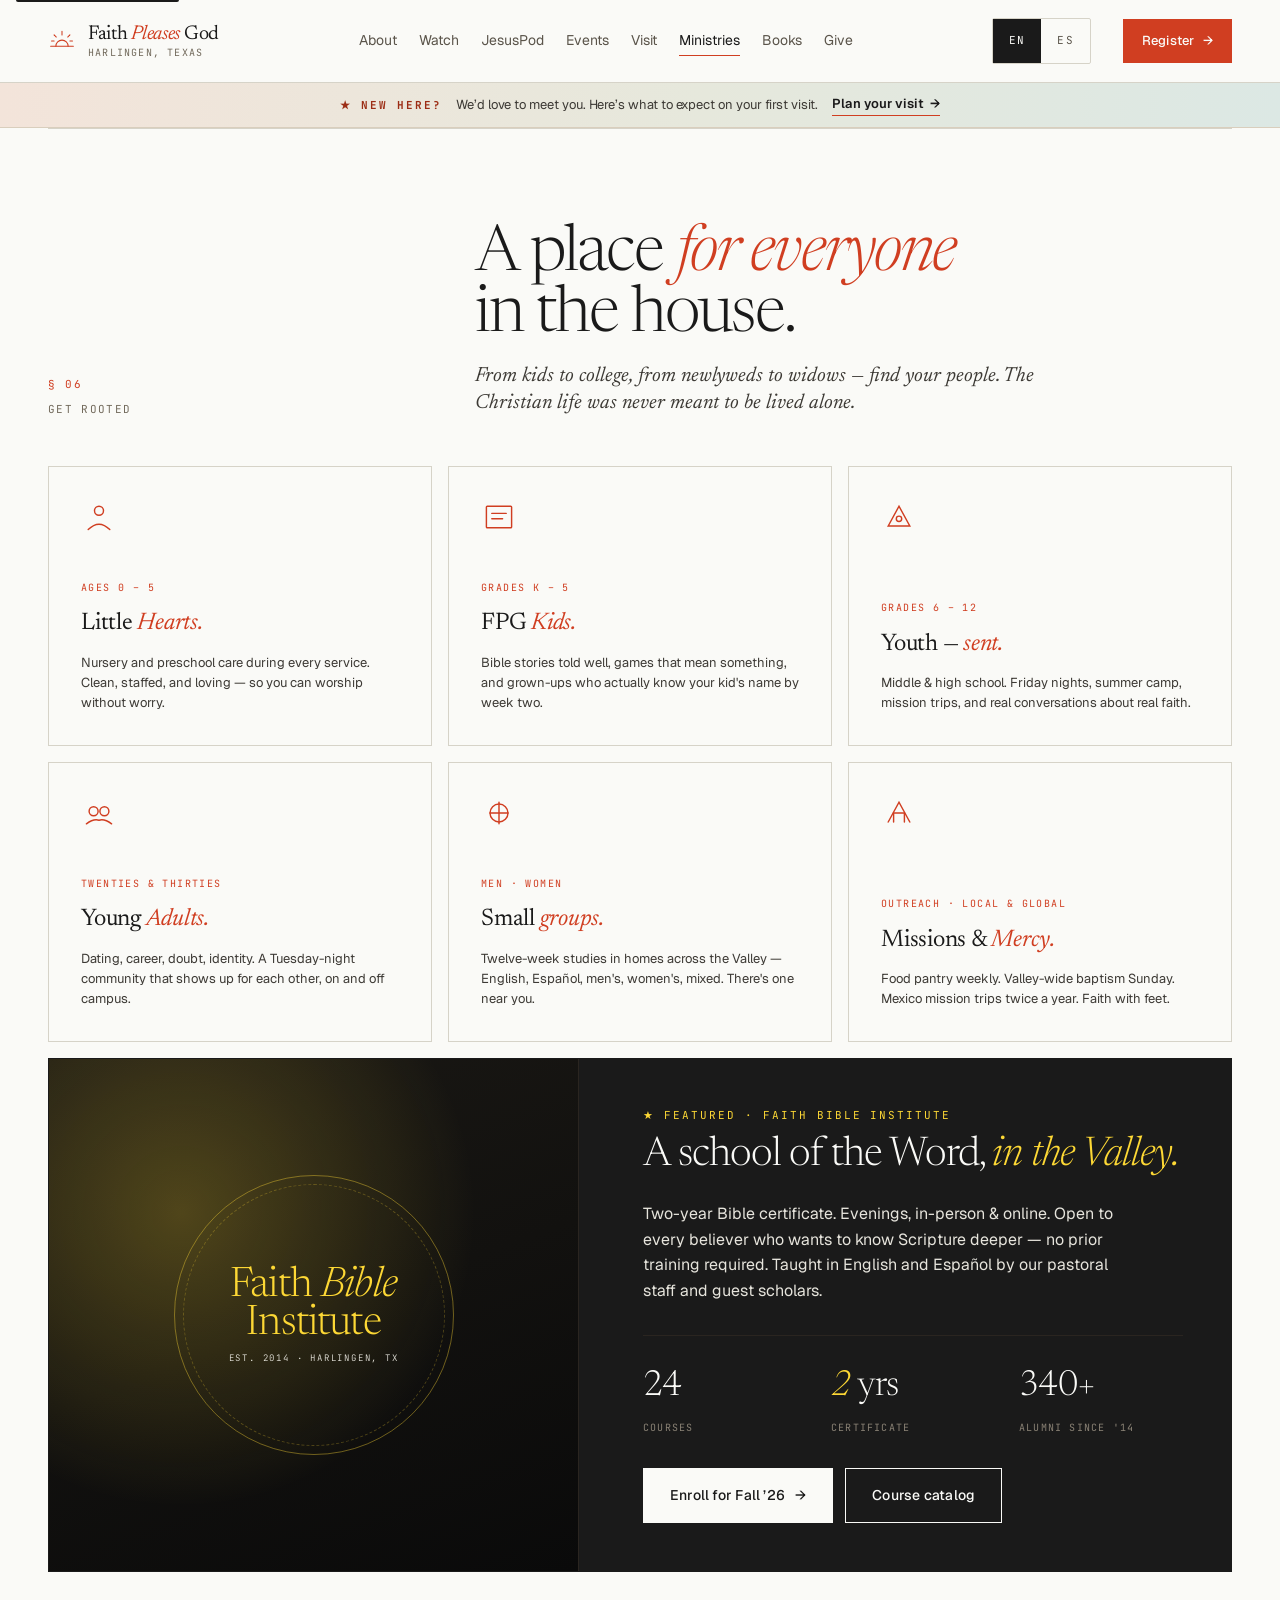
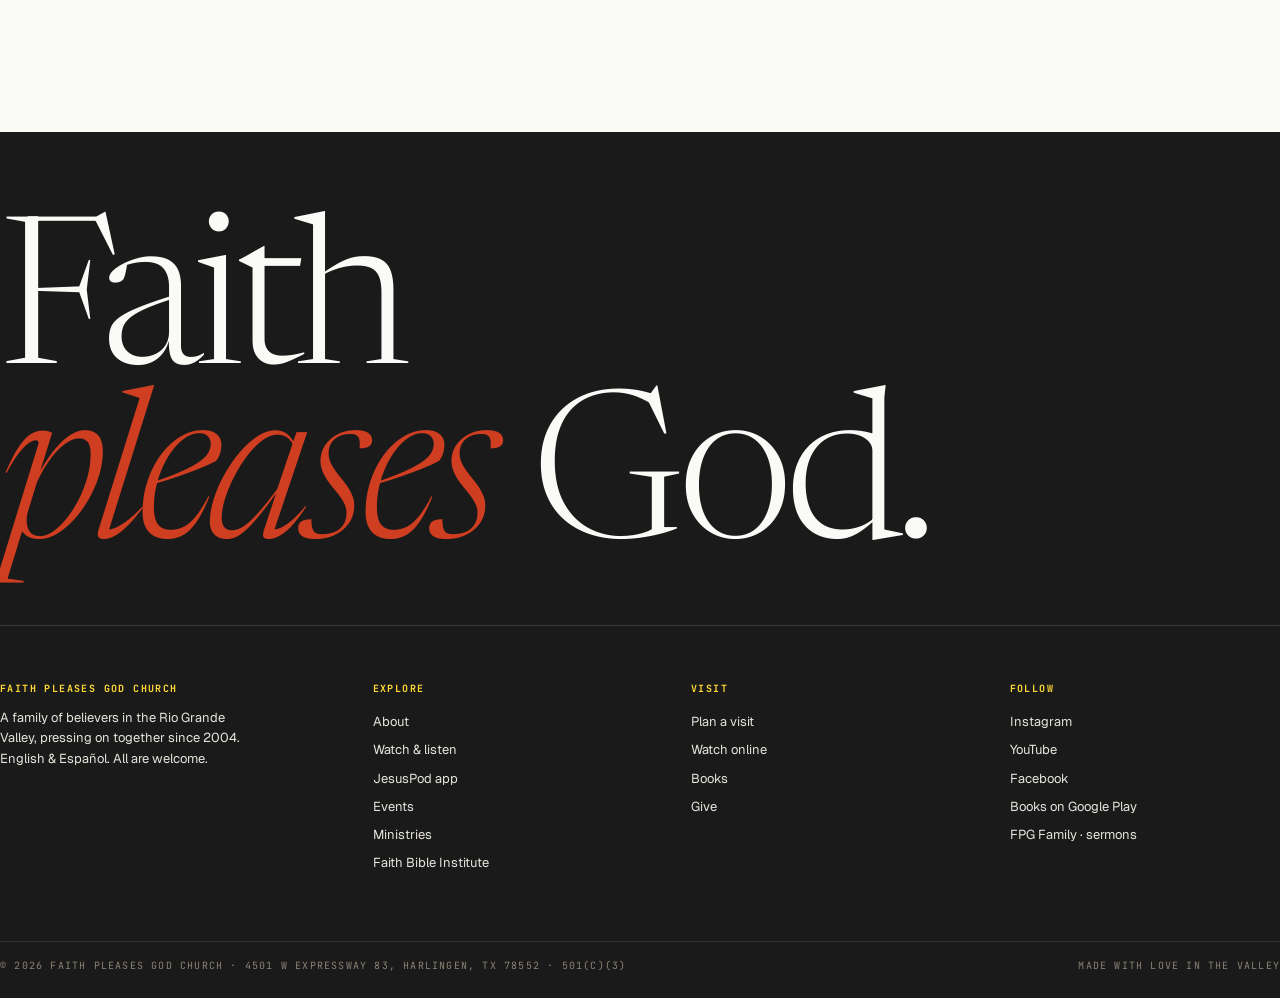
<file: ministries.html>
<!doctype html>
<html lang="en">
<head>
<meta charset="utf-8"/>
<meta name="viewport" content="width=device-width, initial-scale=1"/>
<title>Ministries — Faith Pleases God Church</title>
<meta name="description" content="A place for everyone in the house — kids, youth, young adults, small groups, plus Faith Bible Institute."/>
<meta property="og:type" content="website"/>
<meta property="og:title" content="Ministries — Faith Pleases God Church"/>
<meta property="og:description" content="A place for everyone in the house — kids, youth, young adults, small groups, plus Faith Bible Institute."/>
<meta property="og:image" content="https://fpg-church.vercel.app/system/mark.svg"/>
<meta property="og:url" content="https://fpg-church.vercel.app/"/>
<meta name="twitter:card" content="summary"/>
<meta name="twitter:title" content="Ministries — Faith Pleases God Church"/>
<meta name="twitter:description" content="A place for everyone in the house — kids, youth, young adults, small groups, plus Faith Bible Institute."/>
<meta name="theme-color" content="#D03E21"/>
<link rel="icon" type="image/svg+xml" href="/system/mark.svg"/>
<link rel="preconnect" href="https://fonts.googleapis.com"/>
<link rel="preconnect" href="https://fonts.gstatic.com" crossorigin/>
<link rel="stylesheet" href="https://fonts.googleapis.com/css2?family=Inter:wght@400;500;600;700;800&display=swap"/>
<link rel="stylesheet" href="/system/tokens.css?v=1777069593"/>
<link rel="stylesheet" href="/system/site.css?v=1777069593"/>
</head>
<body>
<a class="skip-link" href="#main">Skip to main content</a>
<nav class="site-nav" aria-label="Primary">
  <div class="site-nav__inner">
    <a href="/" class="site-nav__brand" aria-label="Faith Pleases God Church — home">
      <svg viewBox="0 0 64 64" xmlns="http://www.w3.org/2000/svg" aria-hidden="true">
        <g fill="none" stroke="currentColor" stroke-width="2.4" stroke-linecap="round">
          <line x1="6" y1="44" x2="58" y2="44"/>
          <path d="M 18 44 A 14 14 0 0 1 46 44"/>
          <line x1="32" y1="10" x2="32" y2="18"/>
          <line x1="14" y1="18" x2="19" y2="23"/>
          <line x1="50" y1="18" x2="45" y2="23"/>
          <line x1="8"  y1="32" x2="14" y2="32"/>
          <line x1="50" y1="32" x2="56" y2="32"/>
        </g>
      </svg>
      <span class="site-nav__brand-lock">
        <span class="site-nav__brand-name">Faith <em>Pleases</em> God</span>
        <span class="site-nav__brand-sub">Harlingen, Texas</span>
      </span>
    </a>
    <div class="site-nav__links">
      <a href="/about">About</a>
      <a href="/watch">Watch</a>
      <a href="/jesuspod">JesusPod</a>
      <a href="/events">Events</a>
      <a href="/visit">Visit</a>
      <a href="/ministries" class="on" aria-current="page">Ministries</a>
      <a href="/books">Books</a>
      <a href="/give">Give</a>
    </div>
    <div class="site-nav__lang" role="group" aria-label="Language">
      <button class="on" type="button" aria-pressed="true">EN</button>
      <button type="button" aria-pressed="false">ES</button>
    </div>
    <a href="/events" class="site-nav__cta">Register <span aria-hidden="true">→</span></a>
    <button class="site-nav__burger" type="button" aria-label="Open menu" aria-expanded="false" aria-controls="mobile-menu">
      <span></span><span></span><span></span>
    </button>
  </div>
</nav>
<div id="mobile-menu" class="mobile-menu" hidden>
  <div class="mobile-menu__inner">
    <nav aria-label="Mobile navigation">
      <a href="/about">About</a>
      <a href="/watch">Watch</a>
      <a href="/jesuspod">JesusPod</a>
      <a href="/events">Events</a>
      <a href="/visit">Plan a Visit</a>
      <a href="/ministries">Ministries</a>
      <a href="/books">Books</a>
      <a href="/give">Give</a>
      <a href="/contact">Contact</a>
    </nav>
    <div class="mobile-menu__lang" role="group" aria-label="Language">
      <button class="on" type="button" aria-pressed="true">English</button>
      <button type="button" aria-pressed="false">Español</button>
    </div>
    <a href="https://fpgchurch.breezechms.com/form/f098b0" target="_blank" rel="noopener noreferrer" class="mobile-menu__cta">Register for Spring Revival <span aria-hidden="true">→</span></a>
  </div>
</div>
<a class="welcome-banner" href="/visit">
  <span class="welcome-banner__kicker">★ New here?</span>
  <span class="welcome-banner__msg">We&rsquo;d love to meet you. Here&rsquo;s what to expect on your first visit.</span>
  <span class="welcome-banner__cta">Plan your visit <span aria-hidden="true">→</span></span>
</a>
<main id="main" tabindex="-1" class="wrap">
<section id="ministries" class="sec" data-screen-label="06 Ministries">
    <header class="sec-hd">
      <div>
        <div class="sec-hd__num">§ 06</div>
        <div class="sec-hd__kicker">Get rooted</div>
      </div>
      <div>
        <h1 class="sec-hd__title">A place <em>for everyone</em><br/>in the house.</h1>
        <p class="sec-hd__lede">From kids to college, from newlyweds to widows — find your people. The Christian life was never meant to be lived alone.</p>
      </div>
    </header>

    <div class="mins">

      <article class="min">
        <svg class="min__icon" viewBox="0 0 40 40" fill="none" stroke="currentColor" stroke-width="1.6" stroke-linecap="round"><circle cx="20" cy="13" r="5"/><path d="M 8 34 Q 20 22, 32 34"/></svg>
        <div class="min__kicker">Ages 0 – 5</div>
        <h3 class="min__name">Little <em>Hearts.</em></h3>
        <p class="min__body">Nursery and preschool care during every service. Clean, staffed, and loving — so you can worship without worry.</p>
      </article>

      <article class="min">
        <svg class="min__icon" viewBox="0 0 40 40" fill="none" stroke="currentColor" stroke-width="1.6" stroke-linecap="round"><rect x="6" y="8" width="28" height="24" rx="1"/><path d="M 12 16 L 28 16 M 12 22 L 24 22"/></svg>
        <div class="min__kicker">Grades K – 5</div>
        <h3 class="min__name">FPG <em>Kids.</em></h3>
        <p class="min__body">Bible stories told well, games that mean something, and grown-ups who actually know your kid's name by week two.</p>
      </article>

      <article class="min">
        <svg class="min__icon" viewBox="0 0 40 40" fill="none" stroke="currentColor" stroke-width="1.6" stroke-linecap="round"><path d="M 8 30 L 20 8 L 32 30 Z"/><circle cx="20" cy="22" r="3"/></svg>
        <div class="min__kicker">Grades 6 – 12</div>
        <h3 class="min__name">Youth — <em>sent.</em></h3>
        <p class="min__body">Middle &amp; high school. Friday nights, summer camp, mission trips, and real conversations about real faith.</p>
      </article>

      <article class="min">
        <svg class="min__icon" viewBox="0 0 40 40" fill="none" stroke="currentColor" stroke-width="1.6" stroke-linecap="round"><circle cx="14" cy="18" r="5"/><circle cx="26" cy="18" r="5"/><path d="M 6 32 Q 14 26, 20 28 Q 26 26, 34 32"/></svg>
        <div class="min__kicker">Twenties &amp; thirties</div>
        <h3 class="min__name">Young <em>Adults.</em></h3>
        <p class="min__body">Dating, career, doubt, identity. A Tuesday-night community that shows up for each other, on and off campus.</p>
      </article>

      <article class="min">
        <svg class="min__icon" viewBox="0 0 40 40" fill="none" stroke="currentColor" stroke-width="1.6" stroke-linecap="round"><path d="M 20 8 L 20 32 M 10 20 L 30 20"/><circle cx="20" cy="20" r="10"/></svg>
        <div class="min__kicker">Men · Women</div>
        <h3 class="min__name">Small <em>groups.</em></h3>
        <p class="min__body">Twelve-week studies in homes across the Valley — English, Español, men's, women's, mixed. There's one near you.</p>
      </article>

      <article class="min">
        <svg class="min__icon" viewBox="0 0 40 40" fill="none" stroke="currentColor" stroke-width="1.6" stroke-linecap="round"><path d="M 8 30 L 20 8 L 32 30"/><path d="M 14 30 L 14 20 L 26 20 L 26 30"/></svg>
        <div class="min__kicker">Outreach · Local &amp; Global</div>
        <h3 class="min__name">Missions &amp; <em>Mercy.</em></h3>
        <p class="min__body">Food pantry weekly. Valley-wide baptism Sunday. Mexico mission trips twice a year. Faith with feet.</p>
      </article>

      <!-- Faith Bible Institute feature card -->
      <article id="fbi" class="min fbi">
        <div class="fbi__visual">
          <div class="fbi__stamp">
            <div>
              Faith <em>Bible</em><br/>Institute
              <small>Est. 2014 · Harlingen, TX</small>
            </div>
          </div>
        </div>
        <div class="fbi__copy">
          <div>
            <div class="fbi__kicker">★ Featured · Faith Bible Institute</div>
            <h3 class="fbi__name">A school of the Word, <em>in the Valley.</em></h3>
            <p class="fbi__body">Two-year Bible certificate. Evenings, in-person &amp; online. Open to every believer who wants to know Scripture deeper — no prior training required. Taught in English and Español by our pastoral staff and guest scholars.</p>
            <div class="fbi__stats">
              <div><strong>24</strong><span>Courses</span></div>
              <div><strong><em>2</em> yrs</strong><span>Certificate</span></div>
              <div><strong>340+</strong><span>Alumni since '14</span></div>
            </div>
          </div>
          <div class="fbi__actions">
            <a href="/visit" class="btn">Enroll for Fall ’26 <span aria-hidden="true">→</span></a>
            <a href="/contact" class="btn btn--ghost">Course catalog</a>
          </div>
        </div>
      </article>

    </div>
  </section>
</main>
<footer>
  <div class="foot-mark">Faith<br/><em>pleases</em> God.</div>
  <div class="foot-grid">
    <div class="foot-col">
      <h6>Faith Pleases God Church</h6>
      <p>A family of believers in the Rio Grande Valley, pressing on together since 2004. English &amp; Español. All are welcome.</p>
    </div>
    <div class="foot-col">
      <h6>Explore</h6>
      <ul>
        <li><a href="/about">About</a></li>
        <li><a href="/watch">Watch &amp; listen</a></li>
        <li><a href="/jesuspod">JesusPod app</a></li>
        <li><a href="/events">Events</a></li>
        <li><a href="/ministries">Ministries</a></li>
        <li><a href="/ministries#fbi">Faith Bible Institute</a></li>
      </ul>
    </div>
    <div class="foot-col">
      <h6>Visit</h6>
      <ul>
        <li><a href="/visit">Plan a visit</a></li>
        <li><a href="/visit#online">Watch online</a></li>
        <li><a href="/books">Books</a></li>
        <li><a href="/give">Give</a></li>
      </ul>
    </div>
    <div class="foot-col">
      <h6>Follow</h6>
      <ul>
        <li><a href="https://instagram.com/fpgharlingen" target="_blank" rel="noopener noreferrer">Instagram</a></li>
        <li><a href="https://www.youtube.com/@faithpleasesgod" target="_blank" rel="noopener noreferrer">YouTube</a></li>
        <li><a href="https://www.facebook.com/FaithPleasesGodChurch" target="_blank" rel="noopener noreferrer">Facebook</a></li>
        <li><a href="/books">Books on Google Play</a></li>
        <li><a href="https://www.fpgfamily.com/" target="_blank" rel="noopener noreferrer">FPG Family · sermons</a></li>
      </ul>
    </div>
  </div>
  <div class="foot-bottom">
    <div>© 2026 Faith Pleases God Church · 4501 W Expressway 83, Harlingen, TX 78552 · 501(c)(3)</div>
    <div>Made with love in the Valley</div>
  </div>
</footer>
<script>
  // Hamburger mobile menu
  (function(){
    const burger = document.querySelector('.site-nav__burger');
    const menu = document.getElementById('mobile-menu');
    if (!burger || !menu) return;
    const setOpen = (open) => {
      burger.setAttribute('aria-expanded', String(open));
      burger.setAttribute('aria-label', open ? 'Close menu' : 'Open menu');
      if (open) {
        menu.removeAttribute('hidden');
        document.body.classList.add('menu-open');
      } else {
        menu.setAttribute('hidden', '');
        document.body.classList.remove('menu-open');
      }
    };
    burger.addEventListener('click', () => setOpen(menu.hasAttribute('hidden')));
    menu.querySelectorAll('a').forEach(a => a.addEventListener('click', () => setOpen(false)));
    document.addEventListener('keydown', (e) => { if (e.key === 'Escape') setOpen(false); });
  })();

  // Language toggle — visual only
  document.querySelectorAll('.site-nav__lang button, .mobile-menu__lang button').forEach(b => {
    b.addEventListener('click', () => {
      const container = b.parentElement;
      container.querySelectorAll('button').forEach(x => {
        x.classList.remove('on');
        x.setAttribute('aria-pressed', 'false');
      });
      b.classList.add('on');
      b.setAttribute('aria-pressed', 'true');
    });
  });
  // Sermon filter chips — only bind on /watch
  if (document.querySelector('.watch__filter')) {
    document.querySelectorAll('.watch__filter .chip').forEach(c => {
      c.addEventListener('click', () => {
        document.querySelectorAll('.watch__filter .chip').forEach(x => {
          x.classList.remove('on');
          x.setAttribute('aria-pressed', 'false');
        });
        c.classList.add('on');
        c.setAttribute('aria-pressed', 'true');
      });
    });
  }
  // Give amounts — only bind on /give
  if (document.querySelector('.give__amount')) {
    document.querySelectorAll('.give__amount').forEach(a => {
      a.addEventListener('click', () => {
        document.querySelectorAll('.give__amount').forEach(x => x.classList.remove('on'));
        a.classList.add('on');
      });
    });
  }
</script>
</body></html>
</file>
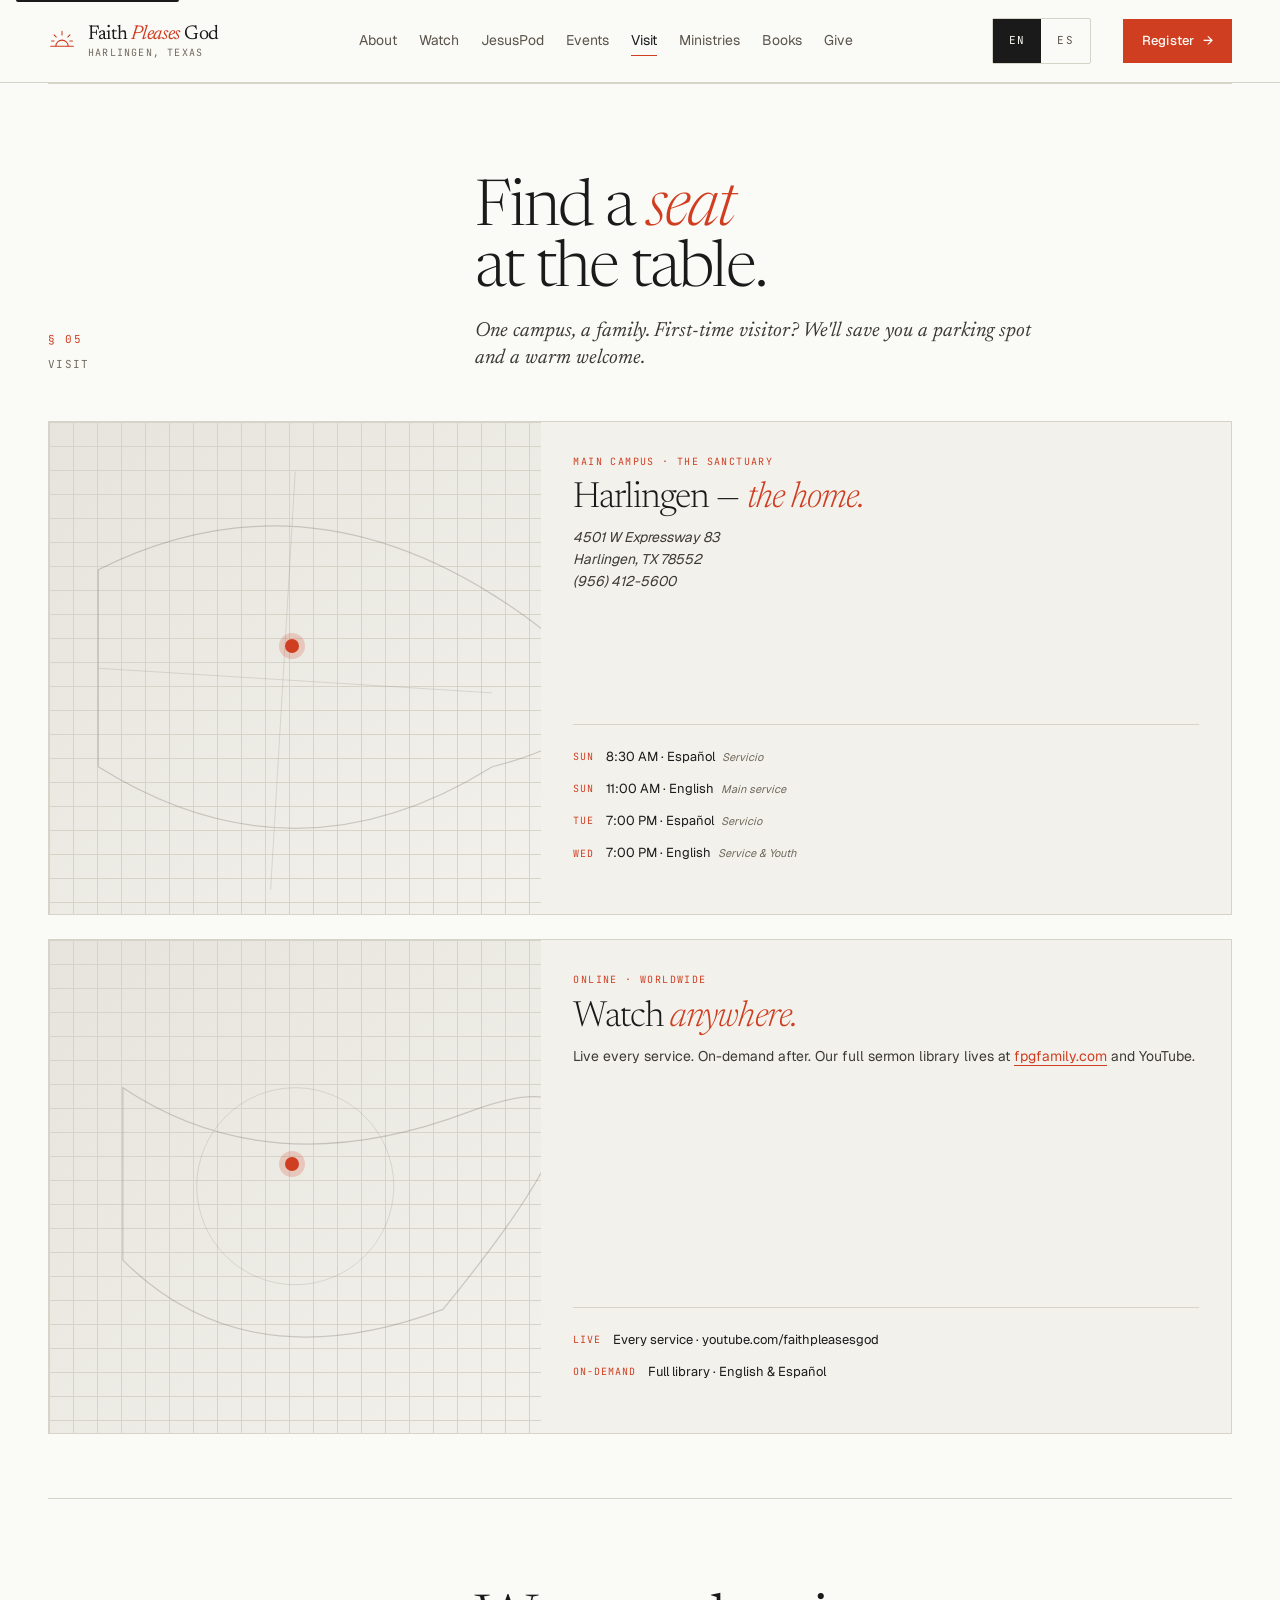
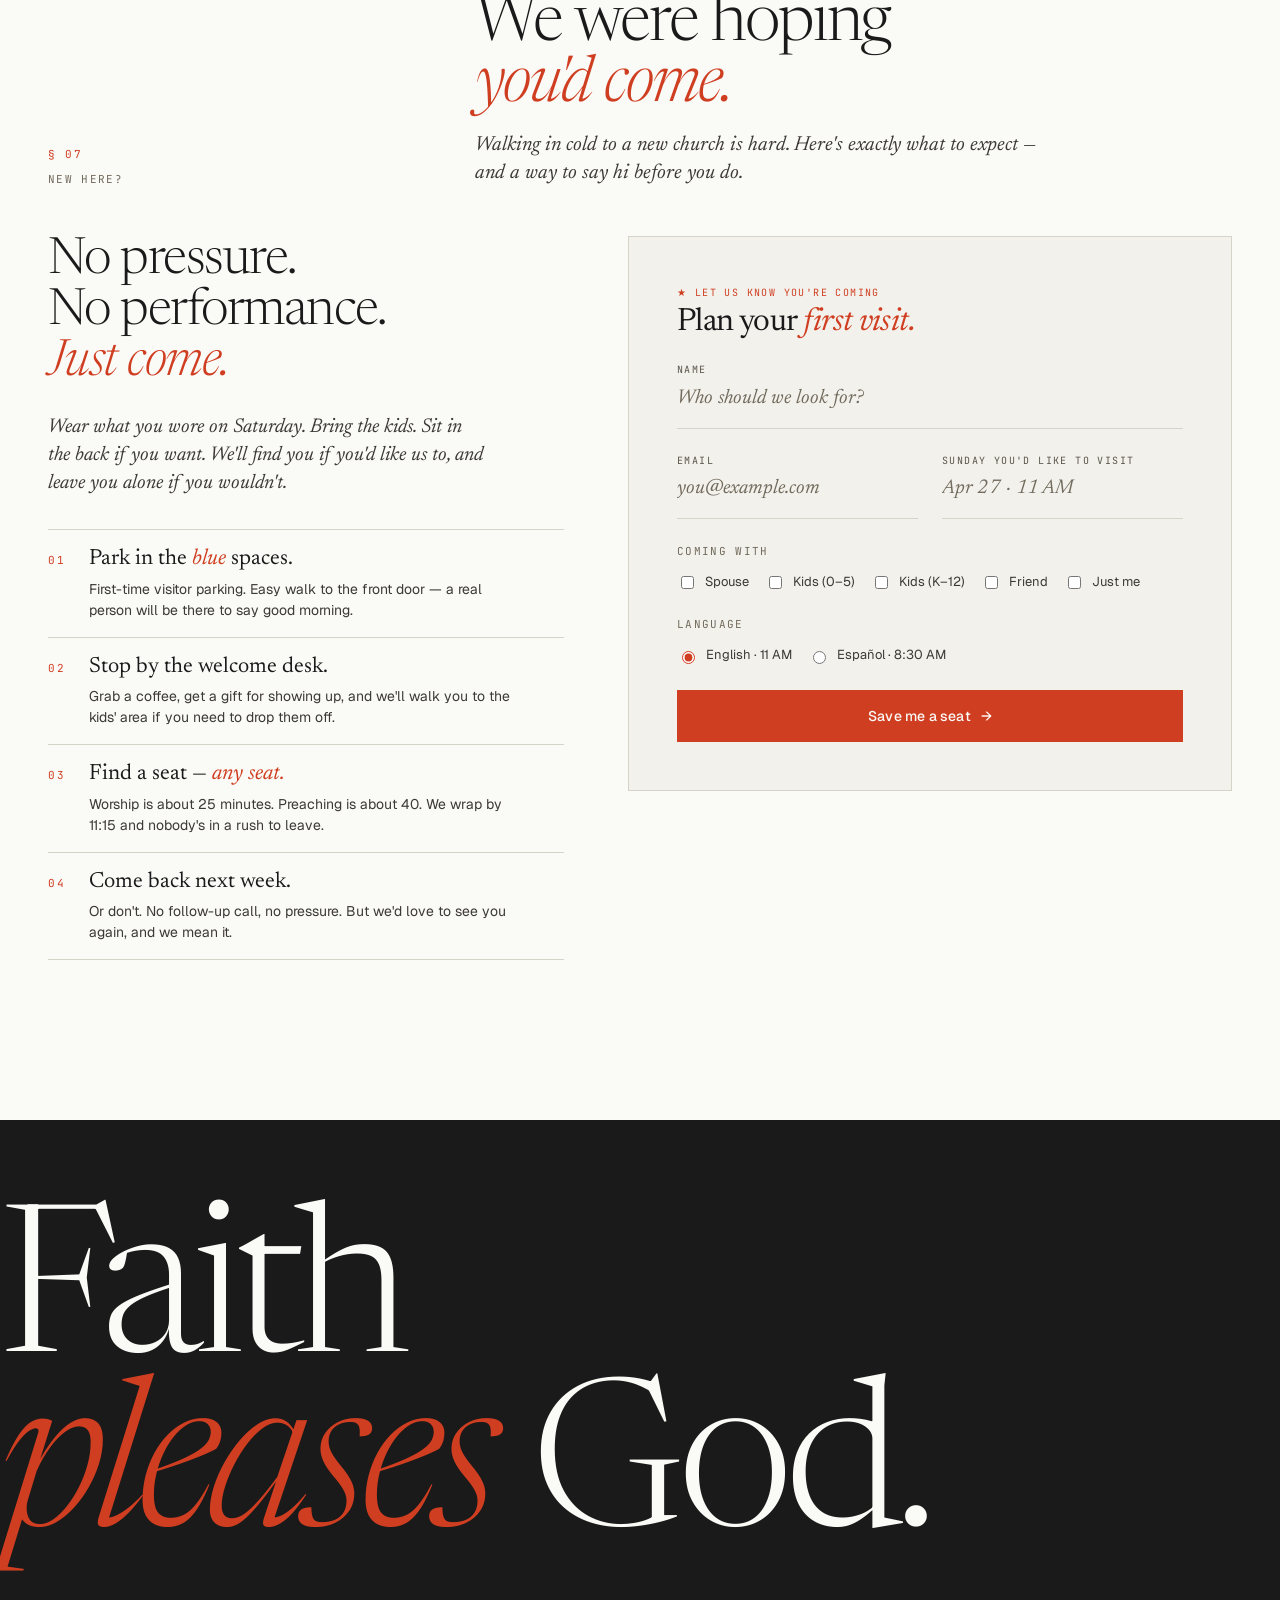
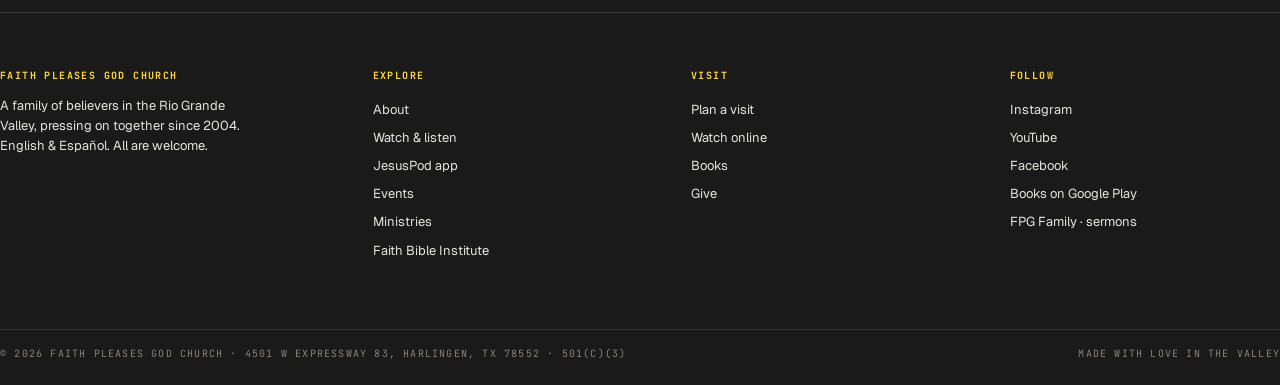
<file: visit.html>
<!doctype html>
<html lang="en">
<head>
<meta charset="utf-8"/>
<meta name="viewport" content="width=device-width, initial-scale=1"/>
<title>Plan a Visit — Faith Pleases God Church</title>
<meta name="description" content="Find a seat at the table. Harlingen campus — first-time visitors get a parking spot, a warm welcome, and exactly what to expect on Sunday."/>
<meta property="og:type" content="website"/>
<meta property="og:title" content="Plan a Visit — Faith Pleases God Church"/>
<meta property="og:description" content="Find a seat at the table. Harlingen campus — first-time visitors get a parking spot, a warm welcome, and exactly what to expect on Sunday."/>
<meta property="og:image" content="https://fpg-church.vercel.app/system/mark.svg"/>
<meta property="og:url" content="https://fpg-church.vercel.app/"/>
<meta name="twitter:card" content="summary"/>
<meta name="twitter:title" content="Plan a Visit — Faith Pleases God Church"/>
<meta name="twitter:description" content="Find a seat at the table. Harlingen campus — first-time visitors get a parking spot, a warm welcome, and exactly what to expect on Sunday."/>
<meta name="theme-color" content="#D03E21"/>
<link rel="icon" type="image/svg+xml" href="/system/mark.svg"/>
<link rel="preconnect" href="https://fonts.googleapis.com"/>
<link rel="preconnect" href="https://fonts.gstatic.com" crossorigin/>
<link rel="stylesheet" href="https://fonts.googleapis.com/css2?family=Inter:wght@400;500;600;700;800&display=swap"/>
<link rel="stylesheet" href="/system/tokens.css?v=1777069593"/>
<link rel="stylesheet" href="/system/site.css?v=1777069593"/>
</head>
<body>
<a class="skip-link" href="#main">Skip to main content</a>
<nav class="site-nav" aria-label="Primary">
  <div class="site-nav__inner">
    <a href="/" class="site-nav__brand" aria-label="Faith Pleases God Church — home">
      <svg viewBox="0 0 64 64" xmlns="http://www.w3.org/2000/svg" aria-hidden="true">
        <g fill="none" stroke="currentColor" stroke-width="2.4" stroke-linecap="round">
          <line x1="6" y1="44" x2="58" y2="44"/>
          <path d="M 18 44 A 14 14 0 0 1 46 44"/>
          <line x1="32" y1="10" x2="32" y2="18"/>
          <line x1="14" y1="18" x2="19" y2="23"/>
          <line x1="50" y1="18" x2="45" y2="23"/>
          <line x1="8"  y1="32" x2="14" y2="32"/>
          <line x1="50" y1="32" x2="56" y2="32"/>
        </g>
      </svg>
      <span class="site-nav__brand-lock">
        <span class="site-nav__brand-name">Faith <em>Pleases</em> God</span>
        <span class="site-nav__brand-sub">Harlingen, Texas</span>
      </span>
    </a>
    <div class="site-nav__links">
      <a href="/about">About</a>
      <a href="/watch">Watch</a>
      <a href="/jesuspod">JesusPod</a>
      <a href="/events">Events</a>
      <a href="/visit" class="on" aria-current="page">Visit</a>
      <a href="/ministries">Ministries</a>
      <a href="/books">Books</a>
      <a href="/give">Give</a>
    </div>
    <div class="site-nav__lang" role="group" aria-label="Language">
      <button class="on" type="button" aria-pressed="true">EN</button>
      <button type="button" aria-pressed="false">ES</button>
    </div>
    <a href="/events" class="site-nav__cta">Register <span aria-hidden="true">→</span></a>
    <button class="site-nav__burger" type="button" aria-label="Open menu" aria-expanded="false" aria-controls="mobile-menu">
      <span></span><span></span><span></span>
    </button>
  </div>
</nav>
<div id="mobile-menu" class="mobile-menu" hidden>
  <div class="mobile-menu__inner">
    <nav aria-label="Mobile navigation">
      <a href="/about">About</a>
      <a href="/watch">Watch</a>
      <a href="/jesuspod">JesusPod</a>
      <a href="/events">Events</a>
      <a href="/visit">Plan a Visit</a>
      <a href="/ministries">Ministries</a>
      <a href="/books">Books</a>
      <a href="/give">Give</a>
      <a href="/contact">Contact</a>
    </nav>
    <div class="mobile-menu__lang" role="group" aria-label="Language">
      <button class="on" type="button" aria-pressed="true">English</button>
      <button type="button" aria-pressed="false">Español</button>
    </div>
    <a href="https://fpgchurch.breezechms.com/form/f098b0" target="_blank" rel="noopener noreferrer" class="mobile-menu__cta">Register for Spring Revival <span aria-hidden="true">→</span></a>
  </div>
</div>
<main id="main" tabindex="-1" class="wrap">
<section id="visit" class="sec" data-screen-label="05 Visit">
    <header class="sec-hd">
      <div>
        <div class="sec-hd__num">§ 05</div>
        <div class="sec-hd__kicker">Visit</div>
      </div>
      <div>
        <h1 class="sec-hd__title">Find a <em>seat</em><br/>at the table.</h1>
        <p class="sec-hd__lede">One campus, a family. First-time visitor? We'll save you a parking spot and a warm welcome.</p>
      </div>
    </header>

    <div class="loc">
      <article class="loc__card loc__card--full">
        <div class="loc__map">
          <svg viewBox="0 0 400 400" xmlns="http://www.w3.org/2000/svg" aria-hidden="true">
            <path d="M 40 120 Q 200 40, 360 140 T 360 280 Q 200 380, 40 280 Z" fill="none" stroke="currentColor" stroke-width="1"/>
            <path d="M 40 200 L 360 220" stroke="currentColor" stroke-width="0.5" fill="none"/>
            <path d="M 200 40 L 180 380" stroke="currentColor" stroke-width="0.5" fill="none"/>
          </svg>
        </div>
        <div class="loc__info">
          <div>
            <div class="loc__tag">Main Campus · The sanctuary</div>
            <h3 class="loc__name">Harlingen — <em>the home.</em></h3>
            <address class="loc__addr">
              <a href="https://maps.google.com/?q=4501+W+Expressway+83,+Harlingen,+TX+78552" target="_blank" rel="noopener noreferrer">4501 W Expressway 83<br/>
              Harlingen, TX 78552</a><br/>
              <a href="tel:+19564125600">(956) 412-5600</a>
            </address>
          </div>
          <dl class="loc__times">
            <div><dt>Sun</dt><dd>8:30 AM · Español <em>Servicio</em></dd></div>
            <div><dt>Sun</dt><dd>11:00 AM · English <em>Main service</em></dd></div>
            <div><dt>Tue</dt><dd>7:00 PM · Español <em>Servicio</em></dd></div>
            <div><dt>Wed</dt><dd>7:00 PM · English <em>Service &amp; Youth</em></dd></div>
          </dl>
        </div>
      </article>

      <article class="loc__card loc__card--full">
        <div class="loc__map">
          <svg viewBox="0 0 400 400" xmlns="http://www.w3.org/2000/svg" aria-hidden="true">
            <path d="M 60 120 Q 180 200, 340 140 T 320 300 Q 160 360, 60 260 Z" fill="none" stroke="currentColor" stroke-width="1"/>
            <circle cx="200" cy="200" r="80" fill="none" stroke="currentColor" stroke-width="0.5"/>
          </svg>
        </div>
        <div class="loc__info">
          <div>
            <div class="loc__tag">Online · Worldwide</div>
            <h3 class="loc__name">Watch <em>anywhere.</em></h3>
            <p class="loc__addr">Live every service. On-demand after. Our full sermon library lives at <a class="inline" href="https://www.fpgfamily.com/" target="_blank" rel="noopener">fpgfamily.com</a> and YouTube.</p>
          </div>
          <dl class="loc__times">
            <div><dt>Live</dt><dd>Every service · youtube.com/faithpleasesgod</dd></div>
            <div><dt>On-demand</dt><dd>Full library · English &amp; Español</dd></div>
          </dl>
        </div>
      </article>
    </div>
  </section>
<section id="plan" class="sec" data-screen-label="Plan your visit">
    <header class="sec-hd">
      <div>
        <div class="sec-hd__num">§ 07</div>
        <div class="sec-hd__kicker">New here?</div>
      </div>
      <div>
        <h2 class="sec-hd__title">We were hoping<br/><em>you'd come.</em></h2>
        <p class="sec-hd__lede">Walking in cold to a new church is hard. Here's exactly what to expect — and a way to say hi before you do.</p>
      </div>
    </header>

    <div class="connect">

      <div class="connect__pitch">
        <h3>No pressure.<br/>No performance.<br/><em>Just come.</em></h3>
        <p>Wear what you wore on Saturday. Bring the kids. Sit in the back if you want. We'll find you if you'd like us to, and leave you alone if you wouldn't.</p>

        <div class="connect__steps">
          <div class="step">
            <div class="step__n">01</div>
            <div>
              <div class="step__t">Park in the <em>blue</em> spaces.</div>
              <div class="step__b">First-time visitor parking. Easy walk to the front door — a real person will be there to say good morning.</div>
            </div>
          </div>
          <div class="step">
            <div class="step__n">02</div>
            <div>
              <div class="step__t">Stop by the welcome desk.</div>
              <div class="step__b">Grab a coffee, get a gift for showing up, and we'll walk you to the kids' area if you need to drop them off.</div>
            </div>
          </div>
          <div class="step">
            <div class="step__n">03</div>
            <div>
              <div class="step__t">Find a seat — <em>any seat.</em></div>
              <div class="step__b">Worship is about 25 minutes. Preaching is about 40. We wrap by 11:15 and nobody's in a rush to leave.</div>
            </div>
          </div>
          <div class="step">
            <div class="step__n">04</div>
            <div>
              <div class="step__t">Come back next week.</div>
              <div class="step__b">Or don't. No follow-up call, no pressure. But we'd love to see you again, and we mean it.</div>
            </div>
          </div>
        </div>
      </div>

      <form class="form" onsubmit="event.preventDefault();">
        <div>
          <div class="form__kicker">★ Let us know you're coming</div>
          <div class="form__title">Plan your <em>first visit.</em></div>
        </div>
        <div class="field">
          <label for="cn-name">Name</label>
          <input id="cn-name" name="name" type="text" autocomplete="name" required placeholder="Who should we look for?" />
        </div>
        <div class="field__row">
          <div class="field">
            <label for="cn-email">Email</label>
            <input id="cn-email" name="email" type="email" autocomplete="email" required placeholder="you@example.com" />
          </div>
          <div class="field">
            <label for="cn-date">Sunday you'd like to visit</label>
            <input id="cn-date" name="date" type="text" placeholder="Apr 27 · 11 AM" />
          </div>
        </div>
        <fieldset class="field field--group"><legend>Coming with</legend><div class="field__check">
            <label><input type="checkbox" name="coming[]" value="spouse" /> Spouse</label>
            <label><input type="checkbox" name="coming[]" value="kids-0-5" /> Kids (0–5)</label>
            <label><input type="checkbox" name="coming[]" value="kids-k-12" /> Kids (K–12)</label>
            <label><input type="checkbox" name="coming[]" value="friend" /> Friend</label>
            <label><input type="checkbox" name="coming[]" value="just-me" /> Just me</label>
          </div></fieldset>
        <fieldset class="field field--group"><legend>Language</legend><div class="field__check">
            <label><input type="radio" name="lang" value="en" checked /> English · 11 AM</label>
            <label><input type="radio" name="lang" value="es" /> Español · 8:30 AM</label>
          </div></fieldset>
        <button type="submit" class="btn btn--red" style="justify-content: center;">Save me a seat <span aria-hidden="true">→</span></button>
      </form>
    </div>
  </section>
</main>
<footer>
  <div class="foot-mark">Faith<br/><em>pleases</em> God.</div>
  <div class="foot-grid">
    <div class="foot-col">
      <h6>Faith Pleases God Church</h6>
      <p>A family of believers in the Rio Grande Valley, pressing on together since 2004. English &amp; Español. All are welcome.</p>
    </div>
    <div class="foot-col">
      <h6>Explore</h6>
      <ul>
        <li><a href="/about">About</a></li>
        <li><a href="/watch">Watch &amp; listen</a></li>
        <li><a href="/jesuspod">JesusPod app</a></li>
        <li><a href="/events">Events</a></li>
        <li><a href="/ministries">Ministries</a></li>
        <li><a href="/ministries#fbi">Faith Bible Institute</a></li>
      </ul>
    </div>
    <div class="foot-col">
      <h6>Visit</h6>
      <ul>
        <li><a href="/visit">Plan a visit</a></li>
        <li><a href="/visit#online">Watch online</a></li>
        <li><a href="/books">Books</a></li>
        <li><a href="/give">Give</a></li>
      </ul>
    </div>
    <div class="foot-col">
      <h6>Follow</h6>
      <ul>
        <li><a href="https://instagram.com/fpgharlingen" target="_blank" rel="noopener noreferrer">Instagram</a></li>
        <li><a href="https://www.youtube.com/@faithpleasesgod" target="_blank" rel="noopener noreferrer">YouTube</a></li>
        <li><a href="https://www.facebook.com/FaithPleasesGodChurch" target="_blank" rel="noopener noreferrer">Facebook</a></li>
        <li><a href="/books">Books on Google Play</a></li>
        <li><a href="https://www.fpgfamily.com/" target="_blank" rel="noopener noreferrer">FPG Family · sermons</a></li>
      </ul>
    </div>
  </div>
  <div class="foot-bottom">
    <div>© 2026 Faith Pleases God Church · 4501 W Expressway 83, Harlingen, TX 78552 · 501(c)(3)</div>
    <div>Made with love in the Valley</div>
  </div>
</footer>
<script>
  // Hamburger mobile menu
  (function(){
    const burger = document.querySelector('.site-nav__burger');
    const menu = document.getElementById('mobile-menu');
    if (!burger || !menu) return;
    const setOpen = (open) => {
      burger.setAttribute('aria-expanded', String(open));
      burger.setAttribute('aria-label', open ? 'Close menu' : 'Open menu');
      if (open) {
        menu.removeAttribute('hidden');
        document.body.classList.add('menu-open');
      } else {
        menu.setAttribute('hidden', '');
        document.body.classList.remove('menu-open');
      }
    };
    burger.addEventListener('click', () => setOpen(menu.hasAttribute('hidden')));
    menu.querySelectorAll('a').forEach(a => a.addEventListener('click', () => setOpen(false)));
    document.addEventListener('keydown', (e) => { if (e.key === 'Escape') setOpen(false); });
  })();

  // Language toggle — visual only
  document.querySelectorAll('.site-nav__lang button, .mobile-menu__lang button').forEach(b => {
    b.addEventListener('click', () => {
      const container = b.parentElement;
      container.querySelectorAll('button').forEach(x => {
        x.classList.remove('on');
        x.setAttribute('aria-pressed', 'false');
      });
      b.classList.add('on');
      b.setAttribute('aria-pressed', 'true');
    });
  });
  // Sermon filter chips — only bind on /watch
  if (document.querySelector('.watch__filter')) {
    document.querySelectorAll('.watch__filter .chip').forEach(c => {
      c.addEventListener('click', () => {
        document.querySelectorAll('.watch__filter .chip').forEach(x => {
          x.classList.remove('on');
          x.setAttribute('aria-pressed', 'false');
        });
        c.classList.add('on');
        c.setAttribute('aria-pressed', 'true');
      });
    });
  }
  // Give amounts — only bind on /give
  if (document.querySelector('.give__amount')) {
    document.querySelectorAll('.give__amount').forEach(a => {
      a.addEventListener('click', () => {
        document.querySelectorAll('.give__amount').forEach(x => x.classList.remove('on'));
        a.classList.add('on');
      });
    });
  }
</script>
</body></html>
</file>
<file: system/tokens.css>
/* =======================================================================
   Faith Pleases God Church — Design System Tokens
   ======================================================================= */

@import url('https://fonts.googleapis.com/css2?family=Newsreader:ital,opsz,wght@0,6..72,200..700;1,6..72,200..700&family=Geist:wght@300..700&family=JetBrains+Mono:wght@400;500&display=swap');

:root {
  /* --- Core palette — off-white, modern, warm ------------------------- */
  --bone:        #FAFAF7;   /* primary surface: soft off-white, not clinical */
  --bone-2:      #F2F1EC;   /* elevated / card surface */
  --bone-3:      #E6E4DC;   /* rest / tertiary */
  --bone-rule:   #D6D3C8;   /* hairlines */

  --ink:         #1A1A1A;   /* near-black text */
  --ink-2:       #3D3A35;
  --ink-3:       #5A544A;   /* darkened from #6B665E → AA 4.5:1 on bone for small text */

  --valley-red:  #D03E21;   /* brand primary — from fpgchurch.com */
  --valley-red-dark: #9C2D15;
  --valley-red-soft: #F1B8A6;

  --gold-leaf:   #FDD835;   /* brand secondary (yellow) — used as illumine */
  --gold-leaf-soft: #FDEB94;
  --gold-deep:   #B89B1A;

  --coral:       #E96663;   /* brand accent */
  --coral-soft:  #F5A8A6;

  /* legacy aliases */
  --dawn:        var(--gold-leaf-soft);
  --sky:         #A8C5D4;
  --sky-deep:    #4B6E82;
  --sage:        #AFBF9E;
  --sage-deep:   #5C6F4A;

  /* Back-compat so hardcoded --ink-rule refs resolve */
  --ink-rule:    var(--bone-rule);

  /* --- Semantic roles — bone is default ------------------------------- */
  --surface:     var(--bone);
  --surface-2:   var(--bone-2);
  --surface-3:   var(--bone-3);
  --on-surface:  var(--ink);
  --muted:       #726A5C;   /* darkened from #8A7F70 → passes AA on bone */
  --rule:        var(--bone-rule);
  --accent:      var(--valley-red);
  --illumine:    var(--gold-leaf);

  /* --- Typography ------------------------------------------------------ */
  --font-display: 'Newsreader', 'Cormorant Garamond', Georgia, serif;
  --font-sans:    'Geist', -apple-system, 'Helvetica Neue', sans-serif;
  --font-mono:    'JetBrains Mono', ui-monospace, monospace;

  /* Modular scale (1.333 perfect fourth) anchored at 16 */
  --text-xs:   12px;
  --text-sm:   14px;
  --text-base: 16px;
  --text-md:   19px;
  --text-lg:   24px;
  --text-xl:   32px;
  --text-2xl:  44px;
  --text-3xl:  64px;
  --text-4xl:  96px;
  --text-5xl:  144px;

  /* --- Spacing (4px base) --------------------------------------------- */
  --s-1:  4px;
  --s-2:  8px;
  --s-3:  12px;
  --s-4:  16px;
  --s-5:  24px;
  --s-6:  32px;
  --s-7:  48px;
  --s-8:  64px;
  --s-9:  96px;
  --s-10: 128px;

  /* --- Radii — mostly sharp, occasionally soft ------------------------ */
  --r-0: 0;
  --r-1: 2px;
  --r-2: 6px;
  --r-pill: 999px;

  /* --- Lines / shadows ------------------------------------------------ */
  --hair: 1px solid var(--rule);
  --heavy: 2px solid var(--bone);
  --shadow-1: 0 1px 0 rgba(0,0,0,0.4), 0 1px 2px rgba(0,0,0,0.3);
  --shadow-2: 0 2px 0 rgba(0,0,0,0.4), 0 20px 40px -12px rgba(0,0,0,0.5);

  /* --- Grid ----------------------------------------------------------- */
  --measure: 68ch;
  --page-max: 1360px;
}

/* --- Base reset -------------------------------------------------------- */
*, *::before, *::after { box-sizing: border-box; }
html, body { margin: 0; padding: 0; }
body {
  font-family: var(--font-sans);
  font-size: var(--text-base);
  line-height: 1.55;
  color: var(--on-surface);
  background: var(--surface);
  -webkit-font-smoothing: antialiased;
  text-rendering: optimizeLegibility;
  font-feature-settings: "ss01", "cv11";
}

h1, h2, h3, h4 { font-family: var(--font-display); font-weight: 400; margin: 0; letter-spacing: -0.02em; line-height: 1.02; }
p { margin: 0; }
a { color: inherit; text-decoration: none; }
hr { border: 0; border-top: var(--hair); margin: 0; }

/* Selection */
::selection { background: var(--valley-red); color: var(--bone); }

/* --- Utilities --------------------------------------------------------- */
.mono { font-family: var(--font-mono); font-size: 11px; letter-spacing: 0.08em; text-transform: uppercase; color: var(--ink-3); }
.serif { font-family: var(--font-display); }
.italic-serif { font-family: var(--font-display); font-style: italic; }

.page {
  max-width: var(--page-max);
  margin: 0 auto;
  padding: var(--s-8) var(--s-7);
}

.rule { border-top: var(--hair); }
.rule-ink { border-top: 1px solid var(--ink); }

/* System nav — consistent across pages */
.sys-nav {
  position: sticky;
  top: 0;
  z-index: 50;
  background: color-mix(in oklab, var(--bone) 92%, transparent);
  backdrop-filter: blur(10px);
  border-bottom: 1px solid var(--bone-rule);
}
.sys-nav__inner {
  max-width: var(--page-max);
  margin: 0 auto;
  padding: 14px var(--s-7);
  display: flex;
  align-items: center;
  justify-content: space-between;
  gap: var(--s-6);
}
.sys-nav__brand {
  display: flex; align-items: center; gap: var(--s-3);
  font-family: var(--font-display);
  font-size: 18px; letter-spacing: -0.01em;
  color: var(--ink);
}
.sys-nav__brand-mark { width: 22px; height: 22px; display: inline-block; flex-shrink: 0; color: var(--valley-red); }
.sys-nav__links { display: flex; gap: var(--s-5); font-size: 13px; letter-spacing: 0.02em; }
.sys-nav__links a {
  color: var(--ink-3);
  padding-bottom: 2px;
  border-bottom: 1px solid transparent;
  transition: color .15s, border-color .15s;
}
.sys-nav__links a:hover { color: var(--ink); border-bottom-color: var(--gold-leaf); }
.sys-nav__links a.active { color: var(--ink); border-bottom-color: var(--valley-red); }
.sys-nav__meta { font-family: var(--font-mono); font-size: 11px; color: var(--gold-deep); letter-spacing: 0.08em; text-transform: uppercase; }

/* Section header pattern */
.sec-head {
  display: grid;
  grid-template-columns: 1fr 2fr;
  gap: var(--s-7);
  padding: var(--s-8) 0 var(--s-6);
  border-bottom: 1px solid var(--bone-rule);
  align-items: end;
}
.sec-head__label { font-family: var(--font-mono); font-size: 11px; letter-spacing: 0.12em; text-transform: uppercase; color: var(--valley-red); }
.sec-head__num { font-family: var(--font-mono); font-size: 11px; letter-spacing: 0.12em; color: var(--muted); }
.sec-head__title { font-size: var(--text-3xl); line-height: 0.95; color: var(--ink); }
.sec-head__lede { font-family: var(--font-display); font-size: var(--text-md); font-style: italic; color: var(--ink-2); max-width: 52ch; margin-top: var(--s-3); }

/* Ratio block */
.frame { border: 1px solid var(--bone-rule); background: var(--bone-2); }
.frame--bone2 { background: var(--bone-2); color: var(--ink); }
.frame--ink { background: var(--ink); color: var(--bone); border-color: var(--ink); }
</file>
<file: system/site.css>
/* ---------- Global overrides for the public site ---------- */
  body { background: var(--bone); color: var(--ink); }
  img { display: block; max-width: 100%; }
  .wrap { max-width: 1320px; margin: 0 auto; padding: 0 var(--s-7); }
  section { scroll-margin-top: 80px; }
  a.inline { color: var(--valley-red); border-bottom: 1px solid currentColor; }

  /* =========================================================
     NAV
     ========================================================= */
  .site-nav {
    position: sticky; top: 0; z-index: 60;
    background: color-mix(in oklab, var(--bone) 94%, transparent);
    backdrop-filter: blur(12px);
    border-bottom: 1px solid var(--bone-rule);
  }
  .site-nav__inner {
    max-width: 1320px; margin: 0 auto;
    padding: 18px var(--s-7);
    display: grid; grid-template-columns: auto 1fr auto auto;
    gap: var(--s-6); align-items: center;
  }
  .site-nav__brand {
    display: flex; align-items: center; gap: 12px;
    font-family: var(--font-display);
    font-size: 20px; letter-spacing: -0.015em;
    color: var(--ink);
    min-width: 0;
  }
  .site-nav__brand svg { width: 28px; height: 28px; color: var(--valley-red); flex-shrink: 0; }
  .site-nav__brand-lock { display: grid; line-height: 1; min-width: 0; }
  .site-nav__brand-name { white-space: nowrap; }
  .site-nav__brand-name em { color: var(--valley-red); font-style: italic; }
  .site-nav__brand-sub { font-family: var(--font-mono); font-size: 10px; letter-spacing: 0.12em; color: var(--muted); text-transform: uppercase; margin-top: 4px; }
  .site-nav__links { display: flex; gap: 22px; justify-content: center; font-size: 14px; flex-wrap: wrap; }
  .site-nav__links a { color: var(--ink-3); transition: color .15s; padding: 4px 0; border-bottom: 1px solid transparent; }
  .site-nav__links a:hover { color: var(--ink); border-bottom-color: var(--valley-red); }
  .site-nav__lang { display: flex; font-family: var(--font-mono); font-size: 11px; letter-spacing: 0.1em; text-transform: uppercase; border: 1px solid var(--bone-rule); border-radius: 2px; }
  .site-nav__lang button { background: transparent; border: 0; padding: 7px 12px; color: var(--ink-3); cursor: pointer; font: inherit; letter-spacing: inherit; text-transform: inherit; }
  .site-nav__lang button.on { background: var(--ink); color: var(--bone); }
  .site-nav__cta {
    display: inline-flex; align-items: center; gap: 8px;
    padding: 11px 18px;
    background: var(--valley-red); color: var(--bone);
    font-family: var(--font-sans); font-size: 13px; font-weight: 500; letter-spacing: 0.02em;
    border: 1px solid var(--valley-red);
    transition: background .15s;
  }
  .site-nav__cta:hover { background: var(--valley-red-dark); border-color: var(--valley-red-dark); }

  /* =========================================================
     HERO — Spring Revival registration
     ========================================================= */
  .hero {
    padding: var(--s-9) 0 var(--s-8);
    display: grid;
    grid-template-columns: 1.2fr 1fr;
    gap: var(--s-8);
    align-items: stretch;
  }
  .hero__meta { font-family: var(--font-mono); font-size: 11px; letter-spacing: 0.14em; text-transform: uppercase; color: var(--valley-red); display: flex; align-items: center; gap: 14px; margin-bottom: var(--s-6); }
  .hero__meta .tick { width: 10px; height: 10px; background: var(--valley-red); border-radius: 999px; }
  .hero__meta .sep { color: var(--bone-rule); }
  .hero__title {
    font-family: var(--font-display);
    font-size: clamp(56px, 9vw, 156px);
    line-height: 0.88;
    letter-spacing: -0.035em;
    font-weight: 300;
  }
  .hero__title em { font-style: italic; color: var(--valley-red); font-weight: 400; }
  .hero__lede {
    font-family: var(--font-display);
    font-style: italic;
    font-size: clamp(22px, 2.2vw, 30px);
    line-height: 1.3;
    color: var(--ink-2);
    max-width: 28ch;
    margin-top: var(--s-6);
  }
  .hero__actions { display: flex; flex-wrap: wrap; gap: 14px; margin-top: var(--s-7); }
  .btn {
    display: inline-flex; align-items: center; gap: 10px;
    padding: 16px 26px;
    font-family: var(--font-sans); font-size: 14px; font-weight: 500; letter-spacing: 0.015em;
    border: 1px solid var(--ink); background: var(--ink); color: var(--bone);
    transition: transform .15s, background .15s;
  }
  .btn:hover { transform: translate(-2px, -2px); box-shadow: 4px 4px 0 var(--valley-red); }
  .btn--red { background: var(--valley-red); border-color: var(--valley-red); }
  .btn--red:hover { box-shadow: 4px 4px 0 var(--ink); }
  .btn--ghost { background: transparent; color: var(--ink); }
  .btn--ghost:hover { box-shadow: 4px 4px 0 var(--gold-leaf); }

  .hero__side {
    position: relative;
    background:
      radial-gradient(circle at 30% 15%, var(--gold-leaf-soft) 0%, transparent 45%),
      linear-gradient(160deg, var(--valley-red) 0%, var(--valley-red-dark) 100%);
    color: var(--bone);
    padding: var(--s-7);
    display: flex; flex-direction: column; justify-content: space-between;
    min-height: 580px;
    overflow: hidden;
    border: 1px solid var(--valley-red-dark);
  }
  .hero__side::before {
    content: ""; position: absolute; inset: 0;
    background-image: radial-gradient(rgba(255,255,255,0.22) 1px, transparent 1px);
    background-size: 18px 18px;
    opacity: 0.5;
  }
  .hero__side-tag {
    position: relative;
    font-family: var(--font-mono); font-size: 11px; letter-spacing: 0.18em; text-transform: uppercase;
    display: flex; align-items: center; gap: 10px;
    color: var(--gold-leaf-soft);
  }
  .hero__side-dates {
    position: relative;
    display: grid; grid-template-columns: auto 1fr; gap: 20px; align-items: start;
    margin-top: auto;
  }
  .hero__side-big {
    font-family: var(--font-display);
    font-size: clamp(64px, 9vw, 128px);
    line-height: 0.82;
    letter-spacing: -0.04em;
    font-weight: 300;
  }
  .hero__side-big em { font-style: italic; color: var(--gold-leaf-soft); }
  .hero__side-list { font-family: var(--font-mono); font-size: 11px; letter-spacing: 0.12em; text-transform: uppercase; line-height: 2; color: var(--bone); opacity: 0.88; }
  .hero__side-list li { list-style: none; padding: 4px 0; border-bottom: 1px dashed rgba(255,255,255,0.25); }
  .hero__side-cta {
    position: relative;
    margin-top: var(--s-6);
    display: flex; align-items: center; justify-content: space-between;
    border: 1px solid rgba(255,255,255,0.35);
    padding: 16px 20px;
    font-family: var(--font-mono); font-size: 11px; letter-spacing: 0.14em; text-transform: uppercase;
  }
  .hero__side-cta:hover { background: var(--ink); border-color: var(--ink); }

  /* Scroll ticker */
  .ticker {
    border-top: 1px solid var(--bone-rule);
    border-bottom: 1px solid var(--bone-rule);
    overflow: hidden;
    background: var(--bone-2);
  }
  .ticker__track {
    display: flex; gap: 56px;
    padding: 14px 0;
    font-family: var(--font-display); font-size: 22px; font-style: italic;
    color: var(--ink-2);
    white-space: nowrap;
    animation: tick 40s linear infinite;
  }
  .ticker__track span { display: inline-flex; align-items: center; gap: 56px; }
  .ticker__track span::after { content: "✦"; color: var(--valley-red); font-style: normal; }
  @keyframes tick {
    from { transform: translateX(0); }
    to   { transform: translateX(-50%); }
  }

  /* =========================================================
     Section header / chrome
     ========================================================= */
  .sec {
    padding: var(--s-9) 0 var(--s-8);
    border-top: 1px solid var(--bone-rule);
  }
  .sec-hd {
    display: grid;
    grid-template-columns: 1fr 2fr;
    gap: var(--s-7);
    margin-bottom: var(--s-7);
    align-items: end;
  }
  .sec-hd__num { font-family: var(--font-mono); font-size: 11px; letter-spacing: 0.14em; text-transform: uppercase; color: var(--valley-red); }
  .sec-hd__kicker { font-family: var(--font-mono); font-size: 11px; letter-spacing: 0.12em; text-transform: uppercase; color: var(--muted); margin-top: 8px; }
  .sec-hd__title { font-family: var(--font-display); font-size: clamp(44px, 5vw, 76px); line-height: 0.95; letter-spacing: -0.03em; color: var(--ink); font-weight: 300; }
  .sec-hd__title em { color: var(--valley-red); font-style: italic; }
  .sec-hd__lede { font-family: var(--font-display); font-style: italic; font-size: clamp(18px, 1.6vw, 22px); color: var(--ink-2); max-width: 52ch; margin-top: var(--s-4); line-height: 1.35; }

  /* =========================================================
     ABOUT
     ========================================================= */
  .about {
    display: grid;
    grid-template-columns: 1fr 1fr;
    gap: var(--s-8);
    align-items: start;
  }
  .about__visual {
    aspect-ratio: 4 / 5;
    background:
      radial-gradient(circle at 30% 30%, rgba(253,216,53,0.4) 0, transparent 55%),
      linear-gradient(160deg, var(--bone-3) 0%, var(--bone-2) 100%);
    border: 1px solid var(--bone-rule);
    position: relative;
    display: grid; place-items: center;
  }
  .about__visual svg { width: 42%; color: var(--valley-red); }
  .about__visual::after {
    content: "A people transformed. Harlingen, 2026.";
    position: absolute; bottom: 18px; left: 22px; right: 22px;
    font-family: var(--font-mono); font-size: 10px; letter-spacing: 0.14em; text-transform: uppercase; color: var(--muted);
  }
  .about__copy h3 { font-family: var(--font-display); font-size: clamp(32px, 3vw, 48px); line-height: 1.05; letter-spacing: -0.025em; font-weight: 300; margin-bottom: var(--s-5); }
  .about__copy h3 em { font-style: italic; color: var(--valley-red); }
  .about__copy p { font-size: 17px; line-height: 1.65; color: var(--ink-2); margin-bottom: var(--s-5); max-width: 52ch; }
  .about__beliefs {
    display: grid; grid-template-columns: 1fr 1fr; gap: 0;
    border-top: 1px solid var(--bone-rule); margin-top: var(--s-6);
  }
  .belief { padding: var(--s-5) 0; border-bottom: 1px solid var(--bone-rule); }
  .belief:nth-child(odd) { padding-right: var(--s-5); border-right: 1px solid var(--bone-rule); }
  .belief:nth-child(even) { padding-left: var(--s-5); }
  .belief__n { font-family: var(--font-mono); font-size: 11px; letter-spacing: 0.12em; color: var(--valley-red); }
  .belief__t { font-family: var(--font-display); font-size: 20px; margin-top: 4px; }
  .belief__b { font-size: 13px; color: var(--ink-3); margin-top: 6px; line-height: 1.5; }

  /* =========================================================
     WATCH — Netflix-style sermons grid
     ========================================================= */
  .watch {
    background: var(--ink);
    color: var(--bone);
    margin: 0 calc(-50vw + 50%);
    padding: var(--s-9) calc(50vw - 660px);
    border-top: 1px solid var(--ink);
    border-bottom: 1px solid var(--ink);
  }
  .watch .sec-hd { padding: 0 var(--s-7); }
  .watch .sec-hd__num { color: var(--gold-leaf); }
  .watch .sec-hd__title { color: var(--bone); }
  .watch .sec-hd__title em { color: var(--gold-leaf); }
  .watch .sec-hd__lede { color: var(--bone-3); }
  .watch .sec-hd__kicker { color: var(--bone-3); }
  .watch__filter {
    padding: 0 var(--s-7); margin-bottom: var(--s-6);
    display: flex; flex-wrap: wrap; gap: 10px; align-items: center;
    font-family: var(--font-mono); font-size: 11px; letter-spacing: 0.12em; text-transform: uppercase;
  }
  .watch__filter-label { color: #8a8275; margin-right: 10px; }
  .chip {
    display: inline-flex; align-items: center;
    padding: 8px 14px;
    border: 1px solid rgba(255,255,255,0.2);
    color: var(--bone-3);
    cursor: pointer;
    transition: all .15s;
  }
  .chip:hover { background: rgba(255,255,255,0.05); border-color: var(--gold-leaf); color: var(--bone); }
  .chip.on { background: var(--valley-red); border-color: var(--valley-red); color: var(--bone); }

  .watch__featured {
    padding: 0 var(--s-7);
    display: grid; grid-template-columns: 1.3fr 1fr; gap: var(--s-7);
    margin-bottom: var(--s-8);
  }
  .feat {
    aspect-ratio: 16/9;
    position: relative;
    background:
      linear-gradient(160deg, #1e1814 0%, #0a0a0a 100%);
    overflow: hidden;
    border: 1px solid #2a2520;
  }
  .feat::before {
    content: ""; position: absolute; inset: 0;
    background:
      radial-gradient(circle at 70% 30%, rgba(208,62,33,0.55), transparent 55%),
      radial-gradient(circle at 20% 80%, rgba(253,216,53,0.35), transparent 50%);
  }
  .feat__label { position: absolute; top: 22px; left: 22px; font-family: var(--font-mono); font-size: 10px; letter-spacing: 0.18em; text-transform: uppercase; color: var(--gold-leaf); display: flex; align-items: center; gap: 10px; }
  .feat__label .rec { width: 8px; height: 8px; background: var(--valley-red); border-radius: 999px; box-shadow: 0 0 0 4px rgba(208,62,33,0.25); }
  .feat__caption { position: absolute; bottom: 24px; left: 24px; right: 24px; }
  .feat__caption h4 { font-family: var(--font-display); font-size: clamp(28px, 3vw, 44px); line-height: 1; letter-spacing: -0.02em; font-weight: 300; margin-bottom: 8px; }
  .feat__caption h4 em { color: var(--gold-leaf); font-style: italic; }
  .feat__caption p { font-family: var(--font-mono); font-size: 11px; letter-spacing: 0.14em; text-transform: uppercase; color: var(--bone-3); }
  .feat__play {
    position: absolute; right: 22px; bottom: 22px;
    width: 60px; height: 60px; border-radius: 999px;
    background: var(--bone); color: var(--ink);
    display: grid; place-items: center;
    cursor: pointer; transition: transform .15s;
  }
  .feat__play:hover { transform: scale(1.08); }

  .feat-meta h5 { font-family: var(--font-display); font-size: 28px; line-height: 1.05; letter-spacing: -0.02em; font-weight: 300; margin-bottom: var(--s-4); }
  .feat-meta h5 em { color: var(--gold-leaf); font-style: italic; }
  .feat-meta dl { display: grid; grid-template-columns: auto 1fr; gap: 8px 20px; font-size: 13px; color: var(--bone-3); }
  .feat-meta dt { font-family: var(--font-mono); font-size: 10px; letter-spacing: 0.14em; text-transform: uppercase; color: #8a8275; }
  .feat-meta dd { margin: 0; }
  .feat-meta p { font-family: var(--font-display); font-style: italic; font-size: 16px; line-height: 1.5; color: var(--bone-3); margin-top: var(--s-4); }

  .sermons {
    padding: 0 var(--s-7);
    display: grid;
    grid-template-columns: repeat(4, 1fr);
    gap: var(--s-5);
  }
  .sermon { cursor: pointer; transition: transform .15s; }
  .sermon:hover { transform: translateY(-4px); }
  .sermon__thumb {
    aspect-ratio: 16/10;
    position: relative;
    background: #2a2520;
    border: 1px solid #2a2520;
    overflow: hidden;
  }
  .sermon__thumb::before {
    content: ""; position: absolute; inset: 0;
  }
  .sermon--s1 .sermon__thumb::before { background: radial-gradient(circle at 65% 40%, rgba(208,62,33,0.7), transparent 60%), linear-gradient(135deg, #1a1410, #0a0a0a); }
  .sermon--s2 .sermon__thumb::before { background: radial-gradient(circle at 30% 60%, rgba(253,216,53,0.55), transparent 55%), linear-gradient(135deg, #1a1612, #0a0a0a); }
  .sermon--s3 .sermon__thumb::before { background: radial-gradient(circle at 50% 20%, rgba(233,102,99,0.6), transparent 60%), linear-gradient(135deg, #1a1410, #0a0a0a); }
  .sermon--s4 .sermon__thumb::before { background: radial-gradient(circle at 80% 80%, rgba(208,62,33,0.5), transparent 55%), linear-gradient(135deg, #1a1210, #0a0a0a); }
  .sermon--s5 .sermon__thumb::before { background: radial-gradient(circle at 20% 20%, rgba(253,216,53,0.4), transparent 60%), linear-gradient(135deg, #161210, #0a0a0a); }
  .sermon--s6 .sermon__thumb::before { background: radial-gradient(circle at 70% 70%, rgba(233,102,99,0.5), transparent 55%), linear-gradient(135deg, #181512, #0a0a0a); }
  .sermon--s7 .sermon__thumb::before { background: radial-gradient(circle at 40% 40%, rgba(208,62,33,0.45), transparent 55%), linear-gradient(135deg, #1a1612, #0a0a0a); }
  .sermon--s8 .sermon__thumb::before { background: radial-gradient(circle at 60% 30%, rgba(253,216,53,0.35), transparent 60%), linear-gradient(135deg, #141110, #0a0a0a); }
  .sermon__series { position: absolute; top: 10px; left: 10px; font-family: var(--font-mono); font-size: 9px; letter-spacing: 0.18em; text-transform: uppercase; color: var(--gold-leaf); }
  .sermon__dur { position: absolute; bottom: 10px; right: 10px; font-family: var(--font-mono); font-size: 10px; color: var(--bone); background: rgba(0,0,0,0.6); padding: 3px 7px; }
  .sermon__meta { padding-top: 12px; }
  .sermon__meta h6 { font-family: var(--font-display); font-size: 18px; line-height: 1.15; font-weight: 400; color: var(--bone); margin-bottom: 4px; }
  .sermon__meta h6 em { color: var(--gold-leaf); font-style: italic; }
  .sermon__meta p { font-family: var(--font-mono); font-size: 10px; letter-spacing: 0.1em; text-transform: uppercase; color: #8a8275; }

  /* =========================================================
     EVENTS — list with dates on the side
     ========================================================= */
  .events__list { display: grid; border-top: 1px solid var(--bone-rule); }
  .event {
    display: grid;
    grid-template-columns: 140px 1fr auto;
    gap: var(--s-6);
    padding: var(--s-6) 0;
    border-bottom: 1px solid var(--bone-rule);
    align-items: start;
    transition: background .15s;
    position: relative;
    padding-left: var(--s-4);
    padding-right: var(--s-4);
    margin: 0 calc(-1 * var(--s-4));
  }
  .event:hover { background: var(--bone-2); }
  .event__date { font-family: var(--font-mono); font-size: 11px; letter-spacing: 0.14em; text-transform: uppercase; color: var(--valley-red); line-height: 1.6; }
  .event__date .day { display: block; font-family: var(--font-display); font-size: 52px; letter-spacing: -0.03em; color: var(--ink); font-weight: 300; text-transform: none; line-height: 1; margin-top: 4px; }
  .event__date .yr { color: var(--muted); font-size: 10px; margin-top: 6px; display: block; }
  .event__body h4 { font-family: var(--font-display); font-size: clamp(28px, 2.4vw, 36px); line-height: 1.05; letter-spacing: -0.02em; font-weight: 300; margin-bottom: 10px; }
  .event__body h4 em { color: var(--valley-red); font-style: italic; }
  .event__body p { font-size: 15px; line-height: 1.55; color: var(--ink-2); max-width: 58ch; margin-bottom: 10px; }
  .event__body-meta { display: flex; gap: 16px; flex-wrap: wrap; font-family: var(--font-mono); font-size: 10px; letter-spacing: 0.12em; text-transform: uppercase; color: var(--muted); }
  .event__body-meta span::before { content: "·"; margin-right: 14px; color: var(--bone-rule); }
  .event__body-meta span:first-child::before { display: none; }
  .event__cta {
    font-family: var(--font-mono); font-size: 11px; letter-spacing: 0.12em; text-transform: uppercase;
    color: var(--ink); border: 1px solid var(--ink); padding: 11px 18px;
    align-self: center; white-space: nowrap;
    transition: all .15s;
  }
  .event__cta:hover { background: var(--valley-red); color: var(--bone); border-color: var(--valley-red); }
  .event--featured .event__date { color: var(--valley-red); }
  .event--featured .event__body h4 { font-size: clamp(36px, 3vw, 56px); }

  /* =========================================================
     LOCATIONS
     ========================================================= */
  .loc {
    display: grid; grid-template-columns: repeat(12, 1fr); gap: var(--s-5);
  }
  .loc__card {
    grid-column: span 6;
    display: grid; grid-template-columns: 1.2fr 1fr;
    border: 1px solid var(--bone-rule);
    background: var(--bone-2);
  }
  .loc__card--full { grid-column: span 12; grid-template-columns: 1fr 1.4fr; }
  .loc__map {
    aspect-ratio: 1;
    background:
      linear-gradient(to right, var(--bone-rule) 1px, transparent 1px) 0 0 / 24px 24px,
      linear-gradient(to bottom, var(--bone-rule) 1px, transparent 1px) 0 0 / 24px 24px,
      linear-gradient(135deg, var(--bone-3), var(--bone-2));
    position: relative;
  }
  .loc__map::after {
    content: ""; position: absolute;
    left: 48%; top: 44%;
    width: 14px; height: 14px; border-radius: 999px;
    background: var(--valley-red);
    box-shadow: 0 0 0 6px rgba(208,62,33,0.2);
  }
  .loc__map svg {
    position: absolute; inset: 0; width: 100%; height: 100%;
    opacity: 0.25; color: var(--ink-3);
  }
  .loc__info { padding: var(--s-6); display: flex; flex-direction: column; justify-content: space-between; }
  .loc__tag { font-family: var(--font-mono); font-size: 10px; letter-spacing: 0.14em; text-transform: uppercase; color: var(--valley-red); margin-bottom: 12px; }
  .loc__name { font-family: var(--font-display); font-size: 36px; line-height: 1; letter-spacing: -0.025em; margin-bottom: 10px; font-weight: 300; }
  .loc__name em { color: var(--valley-red); font-style: italic; }
  .loc__addr { font-size: 14px; line-height: 1.55; color: var(--ink-2); margin-bottom: var(--s-5); }
  .loc__times { border-top: 1px solid var(--bone-rule); padding-top: var(--s-4); font-size: 13px; }
  .loc__times div { display: grid; grid-template-columns: auto 1fr; gap: 12px; padding: 6px 0; }
  .loc__times dt { font-family: var(--font-mono); font-size: 10px; letter-spacing: 0.1em; text-transform: uppercase; color: var(--valley-red); align-self: center; }
  .loc__times dd { margin: 0; }
  .loc__times em { color: var(--muted); font-style: italic; margin-left: 4px; font-size: 11px; }

  /* =========================================================
     MINISTRIES + FBI
     ========================================================= */
  .mins { display: grid; grid-template-columns: repeat(6, 1fr); gap: var(--s-4); }
  .min {
    grid-column: span 2;
    padding: var(--s-6);
    border: 1px solid var(--bone-rule);
    background: var(--bone);
    transition: all .15s;
    cursor: pointer;
    display: flex; flex-direction: column; gap: var(--s-4);
    min-height: 280px;
  }
  .min:hover { background: var(--ink); color: var(--bone); border-color: var(--ink); }
  .min:hover .min__kicker { color: var(--gold-leaf); }
  .min:hover .min__name em { color: var(--gold-leaf); }
  .min__icon { width: 36px; height: 36px; color: var(--valley-red); }
  .min:hover .min__icon { color: var(--gold-leaf); }
  .min__kicker { font-family: var(--font-mono); font-size: 10px; letter-spacing: 0.14em; text-transform: uppercase; color: var(--valley-red); margin-top: auto; }
  .min__name { font-family: var(--font-display); font-size: 24px; line-height: 1.05; letter-spacing: -0.01em; font-weight: 400; }
  .min__name em { font-style: italic; color: var(--valley-red); }
  .min__body { font-size: 13px; line-height: 1.55; color: var(--ink-2); }
  .min:hover .min__body { color: var(--bone-3); }

  /* Faith Bible Institute feature */
  .fbi {
    grid-column: span 6;
    padding: 0;
    background: var(--ink);
    color: var(--bone);
    border-color: var(--ink);
    display: grid; grid-template-columns: 1fr 1.2fr;
    cursor: default;
  }
  .fbi:hover { background: var(--ink); color: var(--bone); }
  .fbi__visual {
    background:
      radial-gradient(circle at 25% 30%, rgba(253,216,53,0.25), transparent 55%),
      linear-gradient(160deg, #1a1814 0%, #0a0a0a 100%);
    padding: var(--s-7);
    display: flex; flex-direction: column; justify-content: space-between;
    position: relative;
    border-right: 1px solid #2a2520;
  }
  .fbi__stamp {
    width: 100%; aspect-ratio: 1;
    border: 1px solid rgba(253,216,53,0.4);
    border-radius: 999px;
    display: grid; place-items: center;
    max-width: 280px; margin: auto;
    position: relative;
    color: var(--gold-leaf);
  }
  .fbi__stamp::after {
    content: ""; position: absolute; inset: 8px;
    border: 1px dashed rgba(253,216,53,0.25);
    border-radius: 999px;
  }
  .fbi__stamp div {
    text-align: center;
    font-family: var(--font-display); font-size: 42px; line-height: 0.9; letter-spacing: -0.02em; font-weight: 300;
  }
  .fbi__stamp div em { font-style: italic; }
  .fbi__stamp small {
    display: block; margin-top: 10px;
    font-family: var(--font-mono); font-size: 9px; letter-spacing: 0.2em; text-transform: uppercase; color: var(--bone-3);
  }
  .fbi__copy { padding: var(--s-7); display: flex; flex-direction: column; justify-content: space-between; }
  .fbi__kicker { font-family: var(--font-mono); font-size: 11px; letter-spacing: 0.18em; text-transform: uppercase; color: var(--gold-leaf); }
  .fbi__name { font-family: var(--font-display); font-size: clamp(36px, 3.2vw, 56px); line-height: 1; letter-spacing: -0.025em; font-weight: 300; margin-top: var(--s-3); }
  .fbi__name em { color: var(--gold-leaf); font-style: italic; }
  .fbi__body { font-size: 16px; line-height: 1.6; color: var(--bone-3); margin-top: var(--s-5); max-width: 44ch; }
  .fbi__stats { display: grid; grid-template-columns: repeat(3, 1fr); gap: var(--s-5); margin-top: var(--s-6); padding-top: var(--s-5); border-top: 1px solid #2a2520; }
  .fbi__stats strong { display: block; font-family: var(--font-display); font-size: 36px; font-weight: 300; letter-spacing: -0.02em; color: var(--bone); }
  .fbi__stats strong em { color: var(--gold-leaf); font-style: italic; }
  .fbi__stats span { font-family: var(--font-mono); font-size: 10px; letter-spacing: 0.12em; text-transform: uppercase; color: #8a8275; display: block; margin-top: 4px; }
  .fbi__actions { margin-top: var(--s-6); display: flex; gap: 12px; flex-wrap: wrap; }
  .fbi__actions .btn { background: var(--bone); color: var(--ink); border-color: var(--bone); }
  .fbi__actions .btn:hover { box-shadow: 4px 4px 0 var(--valley-red); }
  .fbi__actions .btn--ghost { background: transparent; color: var(--bone); border-color: var(--bone); }
  .fbi__actions .btn--ghost:hover { box-shadow: 4px 4px 0 var(--gold-leaf); }

  /* =========================================================
     CONNECT / NEW HERE
     ========================================================= */
  .connect {
    display: grid;
    grid-template-columns: 1fr 1fr;
    gap: var(--s-8);
    align-items: start;
  }
  .connect__pitch h3 {
    font-family: var(--font-display); font-size: clamp(40px, 4vw, 68px); line-height: 1; letter-spacing: -0.03em; font-weight: 300;
  }
  .connect__pitch h3 em { color: var(--valley-red); font-style: italic; }
  .connect__pitch p { font-family: var(--font-display); font-style: italic; font-size: 20px; color: var(--ink-2); line-height: 1.4; margin-top: var(--s-5); max-width: 40ch; }
  .connect__steps { margin-top: var(--s-6); border-top: 1px solid var(--bone-rule); }
  .step { display: grid; grid-template-columns: auto 1fr; gap: var(--s-5); padding: var(--s-4) 0; border-bottom: 1px solid var(--bone-rule); align-items: baseline; }
  .step__n { font-family: var(--font-mono); font-size: 11px; letter-spacing: 0.14em; text-transform: uppercase; color: var(--valley-red); }
  .step__t { font-family: var(--font-display); font-size: 22px; line-height: 1.2; font-weight: 400; }
  .step__t em { color: var(--valley-red); font-style: italic; }
  .step__b { font-size: 14px; color: var(--ink-2); margin-top: 6px; line-height: 1.5; max-width: 48ch; }

  .form {
    background: var(--bone-2);
    border: 1px solid var(--bone-rule);
    padding: var(--s-7);
    display: flex; flex-direction: column; gap: var(--s-5);
  }
  .form__kicker { font-family: var(--font-mono); font-size: 10px; letter-spacing: 0.14em; text-transform: uppercase; color: var(--valley-red); }
  .form__title { font-family: var(--font-display); font-size: 32px; line-height: 1; letter-spacing: -0.02em; font-weight: 400; margin-top: 6px; }
  .form__title em { color: var(--valley-red); font-style: italic; }
  .field {
    display: grid; gap: 6px;
    border-bottom: 1px solid var(--bone-rule);
    padding-bottom: var(--s-4);
  }
  .field label { font-family: var(--font-mono); font-size: 10px; letter-spacing: 0.14em; text-transform: uppercase; color: var(--ink-3); }
  .field input, .field select, .field textarea {
    font-family: var(--font-display); font-size: 20px; font-weight: 400;
    background: transparent; border: 0; color: var(--ink);
    padding: 4px 0; outline: none;
  }
  .field input::placeholder { color: var(--muted); font-style: italic; }
  .field__row { display: grid; grid-template-columns: 1fr 1fr; gap: var(--s-5); }
  .field__check { display: flex; gap: var(--s-4); font-size: 13px; color: var(--ink-2); flex-wrap: wrap; }
  .field__check label { display: inline-flex; align-items: center; gap: 8px; cursor: pointer; font-family: var(--font-sans); font-size: 13px; letter-spacing: 0; text-transform: none; color: var(--ink-2); }
  .field__check input { accent-color: var(--valley-red); }

  /* =========================================================
     GIVE
     ========================================================= */
  .give {
    background: var(--valley-red);
    color: var(--bone);
    margin: 0 calc(-50vw + 50%);
    padding: var(--s-9) calc(50vw - 660px);
    border-top: 1px solid var(--valley-red);
  }
  .give__grid {
    display: grid; grid-template-columns: 1fr 1fr;
    gap: var(--s-8);
    align-items: center;
  }
  .give__scripture {
    font-family: var(--font-display); font-style: italic;
    font-size: clamp(36px, 4vw, 64px);
    line-height: 1.1; letter-spacing: -0.02em;
    font-weight: 300;
  }
  .give__scripture em { font-style: normal; color: var(--gold-leaf-soft); }
  .give__ref { font-family: var(--font-mono); font-size: 11px; letter-spacing: 0.18em; text-transform: uppercase; color: var(--gold-leaf-soft); margin-top: var(--s-5); }
  .give__form {
    background: rgba(0,0,0,0.15);
    border: 1px solid rgba(255,255,255,0.25);
    padding: var(--s-6);
  }
  .give__form h4 { font-family: var(--font-display); font-size: 28px; font-weight: 400; margin-bottom: 6px; }
  .give__form p { font-family: var(--font-display); font-style: italic; color: var(--gold-leaf-soft); font-size: 14px; margin-bottom: var(--s-5); }
  .give__amounts { display: grid; grid-template-columns: repeat(3, 1fr); gap: 8px; margin-bottom: var(--s-4); }
  .give__amount {
    padding: 14px 8px; border: 1px solid rgba(255,255,255,0.3);
    font-family: var(--font-display); font-size: 20px; font-weight: 400;
    background: transparent; color: var(--bone); cursor: pointer;
    text-align: center; transition: all .15s;
  }
  .give__amount:hover { background: rgba(255,255,255,0.08); }
  .give__amount.on { background: var(--ink); border-color: var(--ink); }
  .give__custom {
    width: 100%; padding: 14px 16px;
    font-family: var(--font-display); font-size: 20px;
    background: transparent; color: var(--bone);
    border: 1px solid rgba(255,255,255,0.3);
    outline: none;
  }
  .give__custom::placeholder { color: rgba(255,255,255,0.5); font-style: italic; }
  .give__submit {
    width: 100%; margin-top: var(--s-4);
    padding: 18px; background: var(--ink); color: var(--bone);
    border: 1px solid var(--ink); font-family: var(--font-sans); font-size: 14px; font-weight: 500; letter-spacing: 0.02em;
    cursor: pointer; transition: all .15s;
  }
  .give__submit:hover { background: var(--bone); color: var(--valley-red); border-color: var(--bone); }
  .give__meta { margin-top: var(--s-4); font-family: var(--font-mono); font-size: 10px; letter-spacing: 0.12em; text-transform: uppercase; color: var(--gold-leaf-soft); }

  /* =========================================================
     BOOKS
     ========================================================= */
  .books { display: grid; grid-template-columns: repeat(3, 1fr); gap: var(--s-6); }
  .book {
    display: flex; flex-direction: column;
    background: var(--bone-2);
    border: 1px solid var(--bone-rule);
    transition: transform .2s, box-shadow .2s;
    position: relative;
  }
  .book:hover { transform: translate(-3px, -3px); box-shadow: 6px 6px 0 var(--valley-red); }
  .book__cover-link { display: block; position: relative; aspect-ratio: 3/4; overflow: hidden; cursor: pointer; }
  .book__cover {
    position: absolute; inset: 0;
    display: flex; flex-direction: column; justify-content: space-between;
    padding: var(--s-5);
    color: var(--bone);
  }
  .book--wind .book__cover {
    background:
      radial-gradient(circle at 30% 20%, rgba(253,216,53,0.55), transparent 55%),
      radial-gradient(circle at 70% 85%, rgba(233,102,99,0.45), transparent 50%),
      linear-gradient(165deg, #1a1410 0%, #0a0a0a 60%, var(--valley-red-dark) 100%);
  }
  .book--faithful .book__cover {
    background:
      radial-gradient(circle at 75% 30%, rgba(253,216,53,0.4), transparent 55%),
      linear-gradient(165deg, var(--valley-red) 0%, var(--valley-red-dark) 100%);
  }
  .book--voice .book__cover {
    background:
      radial-gradient(circle at 25% 75%, rgba(208,62,33,0.4), transparent 55%),
      radial-gradient(circle at 70% 20%, rgba(253,216,53,0.3), transparent 50%),
      linear-gradient(160deg, #0f0e0c 0%, #1a1612 100%);
  }
  .book__cover::before {
    content: ""; position: absolute; inset: 0;
    background-image: radial-gradient(rgba(255,255,255,0.12) 1px, transparent 1px);
    background-size: 16px 16px;
    opacity: 0.4;
  }
  .book__cover-meta {
    position: relative;
    font-family: var(--font-mono); font-size: 10px; letter-spacing: 0.18em; text-transform: uppercase;
    color: var(--gold-leaf-soft);
    display: flex; align-items: center; gap: 10px;
  }
  .book__cover-meta::before { content: "✦"; color: var(--gold-leaf); }
  .book__cover-title { position: relative; }
  .book__cover-title h4 {
    font-family: var(--font-display);
    font-size: clamp(30px, 2.5vw, 42px);
    line-height: 0.95; letter-spacing: -0.025em;
    font-weight: 300;
    margin-bottom: 14px;
  }
  .book__cover-title h4 em { color: var(--gold-leaf-soft); font-style: italic; }
  .book__cover-title p {
    font-family: var(--font-display); font-style: italic;
    font-size: 14px; line-height: 1.35;
    color: rgba(255,255,255,0.85);
    max-width: 22ch;
  }
  .book__cover-author {
    position: relative;
    font-family: var(--font-mono); font-size: 9px; letter-spacing: 0.22em; text-transform: uppercase;
    color: rgba(255,255,255,0.7);
    padding-top: var(--s-3);
    border-top: 1px solid rgba(255,255,255,0.2);
  }
  .book__body { padding: var(--s-5); display: flex; flex-direction: column; gap: var(--s-4); flex: 1; }
  .book__title {
    font-family: var(--font-display);
    font-size: 22px; line-height: 1.1; letter-spacing: -0.015em;
    font-weight: 400;
  }
  .book__title em { color: var(--valley-red); font-style: italic; }
  .book__desc { font-size: 13.5px; line-height: 1.55; color: var(--ink-2); flex: 1; }
  .book__pill {
    display: inline-flex; align-items: center; justify-content: space-between; gap: 12px;
    padding: 12px 18px;
    background: var(--ink); color: var(--bone);
    border: 1px solid var(--ink);
    border-radius: 999px;
    font-family: var(--font-mono); font-size: 11px; letter-spacing: 0.14em; text-transform: uppercase;
    transition: all .15s;
    align-self: flex-start;
  }
  .book__pill svg { width: 14px; height: 14px; }
  .book__pill:hover { background: var(--valley-red); border-color: var(--valley-red); color: var(--bone); }
  .book__corner {
    position: absolute; top: 12px; right: 12px;
    width: 38px; height: 38px;
    background: var(--bone); color: var(--ink);
    border-radius: 999px;
    display: grid; place-items: center;
    box-shadow: 0 2px 8px rgba(0,0,0,0.25);
    z-index: 2;
    transition: transform .15s, background .15s, color .15s;
  }
  .book__cover-link:hover .book__corner { transform: scale(1.08); background: var(--valley-red); color: var(--bone); }
  .book__corner svg { width: 16px; height: 16px; }

  /* =========================================================
     CONTACT + FOOTER
     ========================================================= */
  .contact {
    display: grid;
    grid-template-columns: 1.5fr 1fr 1fr;
    gap: var(--s-7);
  }
  .contact__block h5 { font-family: var(--font-mono); font-size: 11px; letter-spacing: 0.14em; text-transform: uppercase; color: var(--valley-red); margin-bottom: var(--s-4); }
  .contact__block h3 { font-family: var(--font-display); font-size: 36px; line-height: 1.05; letter-spacing: -0.025em; font-weight: 300; margin-bottom: var(--s-4); }
  .contact__block h3 em { font-style: italic; color: var(--valley-red); }
  .contact__block ul { list-style: none; padding: 0; margin: 0; }
  .contact__block li { padding: 8px 0; border-bottom: 1px solid var(--bone-rule); font-size: 14px; color: var(--ink-2); }
  .contact__block li strong { display: block; font-family: var(--font-mono); font-size: 10px; letter-spacing: 0.14em; text-transform: uppercase; color: var(--ink-3); margin-bottom: 4px; font-weight: 500; }
  .contact__block a { color: var(--ink); border-bottom: 1px solid var(--valley-red); }
  .contact__block p { font-family: var(--font-display); font-style: italic; font-size: 18px; line-height: 1.5; color: var(--ink-2); max-width: 36ch; }

  footer {
    background: var(--ink); color: var(--bone);
    margin: var(--s-9) calc(-50vw + 50%) 0;
    padding: var(--s-9) calc(50vw - 660px) var(--s-5);
  }
  .foot-mark {
    font-family: var(--font-display);
    font-size: clamp(96px, 16vw, 280px);
    line-height: 0.85; letter-spacing: -0.04em;
    font-weight: 300;
    color: var(--bone);
    margin-bottom: var(--s-7);
  }
  .foot-mark em { color: var(--valley-red); font-style: italic; }
  .foot-grid {
    display: grid; grid-template-columns: 1.2fr 1fr 1fr 1fr;
    gap: var(--s-7);
    padding-top: var(--s-6);
    border-top: 1px solid rgba(255,255,255,0.15);
  }
  .foot-col h6 { font-family: var(--font-mono); font-size: 10px; letter-spacing: 0.14em; text-transform: uppercase; color: var(--gold-leaf); margin-bottom: var(--s-3); }
  .foot-col ul { list-style: none; padding: 0; margin: 0; }
  .foot-col li { padding: 4px 0; font-size: 13px; color: var(--bone-3); }
  .foot-col li a { color: inherit; transition: color .15s; }
  .foot-col li a:hover { color: var(--gold-leaf); }
  .foot-col p { font-size: 13px; color: var(--bone-3); line-height: 1.55; max-width: 28ch; }
  .foot-bottom {
    margin-top: var(--s-8);
    padding-top: var(--s-4);
    border-top: 1px solid rgba(255,255,255,0.1);
    display: flex; justify-content: space-between; align-items: center;
    font-family: var(--font-mono); font-size: 10px; letter-spacing: 0.12em; text-transform: uppercase; color: #8a8275;
  }

  /* =========================================================
     RESPONSIVE
     ========================================================= */
  @media (max-width: 1040px) {
    .hero, .about, .connect, .give__grid { grid-template-columns: 1fr; }
    .hero__side { min-height: 440px; }
    .watch__featured { grid-template-columns: 1fr; }
    .sermons { grid-template-columns: repeat(2, 1fr); }
    .mins { grid-template-columns: repeat(2, 1fr); }
    .min, .fbi { grid-column: span 2; }
    .fbi { grid-template-columns: 1fr; }
    .loc__card, .loc__card--full { grid-column: span 12; grid-template-columns: 1fr; }
    .contact { grid-template-columns: 1fr; }
    .foot-grid { grid-template-columns: 1fr 1fr; }
    .site-nav__inner { grid-template-columns: auto auto; }
    .site-nav__links { display: none; }
    .event { grid-template-columns: 120px 1fr; }
    .event__cta { grid-column: 2; justify-self: start; }
  }
  @media (max-width: 860px) {
    .site-nav__inner { grid-template-columns: 1fr auto; gap: var(--s-4); padding: 14px var(--s-5); }
    .site-nav__lang { display: none; }
    .site-nav__brand-sub { display: none; }
    .site-nav__brand { font-size: 17px; gap: 10px; }
    .site-nav__brand svg { width: 24px; height: 24px; }
    .site-nav__cta { padding: 10px 14px; font-size: 12px; }
    .site-nav__cta span[aria-hidden] { display: none; }

    .wrap { padding: 0 var(--s-5); }

    /* Section chrome */
    .sec { padding: var(--s-7) 0 var(--s-6); }
    .sec-hd { grid-template-columns: 1fr; gap: var(--s-3); margin-bottom: var(--s-6); }
    .sec-hd__title { font-size: clamp(34px, 10vw, 48px); line-height: 0.98; }
    .sec-hd__lede { font-size: 17px; }

    /* Hero */
    .hero { padding: var(--s-7) 0 var(--s-6); gap: var(--s-6); }
    .hero__meta { font-size: 10px; letter-spacing: 0.1em; gap: 10px; margin-bottom: var(--s-5); flex-wrap: wrap; }
    .hero__title { font-size: clamp(48px, 13vw, 84px); line-height: 0.9; }
    .hero__lede { font-size: 18px; margin-top: var(--s-5); }
    .hero__actions { gap: 10px; margin-top: var(--s-6); }
    .hero__actions .btn { width: 100%; justify-content: space-between; padding: 15px 20px; }
    .hero__side { min-height: 420px; padding: var(--s-5); }
    .hero__side-big { font-size: clamp(56px, 18vw, 100px); }
    .hero__side-dates { gap: 14px; }
    .hero__side-list { font-size: 10px; letter-spacing: 0.1em; line-height: 1.9; }
    .hero__side-cta { padding: 14px 16px; font-size: 10px; letter-spacing: 0.1em; }

    /* Ticker */
    .ticker__track { font-size: 17px; gap: 36px; padding: 12px 0; }
    .ticker__track span { gap: 36px; }

    /* About */
    .about { gap: var(--s-6); }
    .about__visual { aspect-ratio: 5 / 4; }
    .about__copy h3 { font-size: 28px; }
    .about__copy p { font-size: 16px; }
    .about__beliefs { grid-template-columns: 1fr; }
    .belief:nth-child(odd) { padding-right: 0; border-right: 0; }
    .belief:nth-child(even) { padding-left: 0; }
    .belief { padding: var(--s-4) 0; }

    /* Watch */
    .watch { padding: var(--s-7) 0; }
    .watch .sec-hd { padding: 0 var(--s-5); }
    .watch__filter { padding: 0 var(--s-5); overflow-x: auto; flex-wrap: nowrap; -webkit-overflow-scrolling: touch; scrollbar-width: none; }
    .watch__filter::-webkit-scrollbar { display: none; }
    .watch__filter .chip { white-space: nowrap; flex-shrink: 0; }
    .watch__filter-label { flex-shrink: 0; }
    .watch__featured { padding: 0 var(--s-5); gap: var(--s-5); margin-bottom: var(--s-6); }
    .feat__caption h4 { font-size: 26px; }
    .feat__play { width: 48px; height: 48px; right: 16px; bottom: 16px; }
    .feat-meta h5 { font-size: 24px; }
    .feat-meta dl { grid-template-columns: 1fr; gap: 4px; }
    .feat-meta dt { margin-top: 8px; }
    .sermons { padding: 0 var(--s-5); grid-template-columns: 1fr; gap: var(--s-5); }

    /* Events */
    .event { grid-template-columns: 1fr; gap: var(--s-3); padding: var(--s-5) 0; }
    .event__date { font-size: 10px; letter-spacing: 0.1em; }
    .event__date .day { font-size: 36px; display: inline-block; margin: 0 8px 0 0; vertical-align: middle; }
    .event__date .yr { display: inline; margin: 0 0 0 4px; font-size: 10px; }
    .event__body h4 { font-size: 24px; }
    .event__body p { font-size: 15px; }
    .event__body-meta { font-size: 9px; gap: 10px; }
    .event__cta { grid-column: 1; justify-self: start; padding: 10px 16px; font-size: 10px; }
    .event--featured .event__body h4 { font-size: 32px; }

    /* Locations */
    .loc { gap: var(--s-5); }
    .loc__card, .loc__card--full { grid-template-columns: 1fr; }
    .loc__map { aspect-ratio: 16/10; }
    .loc__info { padding: var(--s-5); }
    .loc__name { font-size: 28px; }

    /* Ministries */
    .mins { grid-template-columns: 1fr; gap: var(--s-4); }
    .min { grid-column: span 1; min-height: 0; padding: var(--s-5); }
    .min, .fbi { grid-column: span 1; }
    .fbi { grid-template-columns: 1fr; }
    .fbi__visual { padding: var(--s-6); }
    .fbi__stamp { max-width: 200px; }
    .fbi__stamp div { font-size: 32px; }
    .fbi__copy { padding: var(--s-5); }
    .fbi__name { font-size: 32px; }
    .fbi__body { font-size: 15px; }
    .fbi__stats { grid-template-columns: repeat(3, 1fr); gap: var(--s-3); }
    .fbi__stats strong { font-size: 26px; }
    .fbi__stats span { font-size: 9px; letter-spacing: 0.1em; }
    .fbi__actions .btn { width: 100%; justify-content: space-between; }

    /* Connect */
    .connect { gap: var(--s-6); }
    .connect__pitch h3 { font-size: 40px; }
    .connect__pitch p { font-size: 18px; }
    .step { grid-template-columns: auto 1fr; gap: var(--s-4); padding: var(--s-4) 0; }
    .step__t { font-size: 19px; }
    .form { padding: var(--s-5); gap: var(--s-4); }
    .form__title { font-size: 26px; }
    .field__row { grid-template-columns: 1fr; gap: var(--s-4); }
    .field input, .field select, .field textarea { font-size: 18px; }
    .field__check { gap: 12px; }

    /* Give */
    .give { padding: var(--s-7) var(--s-5); }
    .give .sec-hd { padding: 0; }
    .give__grid { gap: var(--s-6); }
    .give__scripture { font-size: clamp(26px, 6vw, 36px); }
    .give__form { padding: var(--s-5); }
    .give__form h4 { font-size: 24px; }
    .give__amounts { grid-template-columns: repeat(3, 1fr); gap: 6px; }
    .give__amount { font-size: 17px; padding: 12px 4px; }
    .give__custom, .give__submit { padding: 14px; font-size: 16px; }

    /* Contact */
    .contact { grid-template-columns: 1fr; gap: var(--s-5); }
    .contact__block h3 { font-size: 28px; }

    /* Footer */
    footer { padding: var(--s-7) var(--s-5) var(--s-5); margin-top: var(--s-7); }
    .foot-mark { font-size: clamp(64px, 18vw, 110px); margin-bottom: var(--s-6); }
    .foot-grid { grid-template-columns: 1fr 1fr; gap: var(--s-5); }
    .foot-bottom { flex-direction: column; gap: 12px; align-items: flex-start; text-align: left; margin-top: var(--s-6); }
  }

  @media (max-width: 860px) {
    .books { grid-template-columns: 1fr; gap: var(--s-5); }
    .book__cover-title h4 { font-size: 30px; }
  }
  @media (max-width: 440px) {
    .foot-grid { grid-template-columns: 1fr; }
    .give__amounts { grid-template-columns: repeat(2, 1fr); }
    .fbi__stats { grid-template-columns: 1fr; text-align: left; }
    .sec-hd__title { font-size: clamp(30px, 11vw, 40px); }
    .hero__title { font-size: clamp(42px, 14vw, 64px); }
    .site-nav__cta { padding: 9px 12px; font-size: 11px; letter-spacing: 0.01em; }
  }

/* ===========================================================
   JESUSPOD — brand-accurate: pure black + saturated red, no gold
   Brand refs: #0a0a0a bg, #DC2626 accent, rounded cards, pill filters
   =========================================================== */
.jp-scope {
  --jp-bg:        #0a0a0a;
  --jp-bg-2:      #141414;
  --jp-card:      #1c1c1c;
  --jp-card-2:    #242424;
  --jp-rule:      #2a2a2a;
  --jp-red:       #DC2626;
  --jp-red-dark:  #B91C1C;
  --jp-red-soft:  #EF4444;
  --jp-text:      #FAFAFA;
  --jp-text-2:    #C9C9C9;
  --jp-text-3:    #8A8A8A;
  --jp-font-ui:   'Inter', 'Geist', -apple-system, sans-serif;
}

/* ---------- HOME BAND (full-bleed) ------------------------- */
.jp-band {
  --jp-bg: #0a0a0a;
  --jp-red: #DC2626;
  --jp-text: #FAFAFA;
  --jp-text-2: #C9C9C9;
  --jp-text-3: #8A8A8A;
  background: var(--jp-bg);
  color: var(--jp-text);
  margin: 0 calc(-50vw + 50%);
  padding: var(--s-9) calc(50vw - 660px);
  position: relative;
  overflow: hidden;
  font-family: 'Inter', 'Geist', sans-serif;
}
.jp-band::before {
  content: ""; position: absolute; inset: 0;
  background: radial-gradient(circle at 90% 10%, rgba(220,38,38,0.18), transparent 50%);
  pointer-events: none;
}
.jp-band__wrap {
  position: relative;
  display: grid; grid-template-columns: 1.25fr 1fr;
  gap: var(--s-8);
  align-items: center;
}
.jp-band__wordmark {
  display: inline-flex; align-items: center; gap: 10px;
  margin-bottom: var(--s-5);
  font-family: 'Inter', 'Geist', sans-serif;
  font-weight: 800; font-size: 18px; letter-spacing: -0.01em;
  color: var(--jp-text);
}
.jp-band__wordmark::before {
  content: ""; width: 26px; height: 26px;
  border-radius: 999px; background: var(--jp-red);
  flex-shrink: 0;
  box-shadow: 0 0 0 4px rgba(220,38,38,0.2);
}
.jp-band__wordmark span.pod { color: var(--jp-red); }
.jp-band__kicker {
  display: inline-flex; align-items: center; gap: 8px;
  padding: 6px 14px;
  background: rgba(220,38,38,0.12);
  color: var(--jp-red-soft);
  border: 1px solid rgba(220,38,38,0.3);
  border-radius: 999px;
  font-family: 'Inter', 'Geist', sans-serif;
  font-size: 12px; font-weight: 500; letter-spacing: 0.02em;
  margin-bottom: var(--s-5);
}
.jp-band__title {
  font-family: 'Inter', 'Geist', sans-serif;
  font-size: clamp(40px, 5.5vw, 76px);
  line-height: 1.02; letter-spacing: -0.035em;
  font-weight: 700; color: var(--jp-text);
}
.jp-band__title em { font-style: normal; color: var(--jp-red); font-weight: 700; }
.jp-band__lede {
  font-family: 'Inter', 'Geist', sans-serif;
  font-size: clamp(16px, 1.3vw, 18px); color: var(--jp-text-2);
  line-height: 1.55; max-width: 52ch;
  margin-top: var(--s-4);
}
.jp-band__cats {
  display: flex; flex-wrap: wrap; gap: 8px;
  margin-top: var(--s-6);
}
.jp-band__cats span {
  font-family: 'Inter', 'Geist', sans-serif;
  font-size: 12px; font-weight: 500; letter-spacing: -0.005em;
  color: var(--jp-text-2);
  padding: 8px 16px;
  background: var(--jp-card);
  border: 1px solid var(--jp-rule);
  border-radius: 999px;
}
.jp-band__cats span.on {
  background: var(--jp-red); border-color: var(--jp-red); color: var(--jp-text);
}
.jp-band__actions {
  display: flex; flex-wrap: wrap; gap: 12px;
  margin-top: var(--s-6); align-items: center;
}
.jp-band__cta {
  display: inline-flex; align-items: center; gap: 10px;
  padding: 14px 22px;
  background: var(--jp-red); color: var(--jp-text);
  border: 1px solid var(--jp-red);
  border-radius: 999px;
  font-family: 'Inter', 'Geist', sans-serif;
  font-size: 14px; font-weight: 600; letter-spacing: -0.005em;
  transition: background .15s, transform .15s;
}
.jp-band__cta:hover { background: var(--jp-red-dark); transform: translateY(-1px); }

/* App-store / Play-store pills (brand neutral, not gold) */
.jp-store {
  display: inline-flex; align-items: center; gap: 10px;
  padding: 10px 20px; min-height: 52px;
  background: var(--jp-text); color: #000;
  border: 1px solid var(--jp-text);
  border-radius: 999px;
  transition: transform .15s, box-shadow .15s, background .15s;
  font-family: 'Inter', 'Geist', sans-serif;
}
.jp-store svg { width: 22px; height: 22px; flex-shrink: 0; }
.jp-store span { display: flex; flex-direction: column; line-height: 1.1; text-align: left; }
.jp-store small { font-family: 'Inter', 'Geist', sans-serif; font-size: 10px; font-weight: 500; color: #555; letter-spacing: 0; text-transform: none; }
.jp-store span > :not(small) { font-size: 15px; font-weight: 600; letter-spacing: -0.01em; }
.jp-store:hover { transform: translateY(-2px); box-shadow: 0 8px 20px -4px rgba(220,38,38,0.5); }

/* Phone illustration — JesusPod brand dark + red accents */
.jp-band__right { display: grid; place-items: center; }
.jp-phone {
  width: 300px; aspect-ratio: 9 / 18;
  background: #000;
  border: 1px solid #1f1f1f;
  border-radius: 40px;
  padding: 12px;
  box-shadow: 0 50px 100px -30px rgba(220,38,38,0.3), 0 40px 80px -30px rgba(0,0,0,0.9), inset 0 0 0 1px rgba(255,255,255,0.04);
  position: relative;
}
.jp-phone::before {
  content: ""; position: absolute; top: 22px; left: 50%; transform: translateX(-50%);
  width: 90px; height: 22px; border-radius: 999px; background: #000; z-index: 2;
}
.jp-phone__screen {
  background: #0a0a0a;
  width: 100%; height: 100%;
  border-radius: 28px;
  padding: 52px 14px 14px;
  display: flex; flex-direction: column; gap: 12px;
  color: var(--jp-text);
  overflow: hidden;
}
.jp-phone__header {
  display: flex; align-items: center; justify-content: space-between;
  padding-bottom: 10px;
  border-bottom: 1px solid #1c1c1c;
}
.jp-phone__logo {
  font-family: 'Inter', 'Geist', sans-serif;
  font-weight: 800; font-size: 14px; letter-spacing: -0.01em;
  color: var(--jp-text);
}
.jp-phone__logo em { font-style: normal; color: var(--jp-red); }
.jp-phone__signin {
  background: var(--jp-red); color: var(--jp-text);
  padding: 4px 10px; border-radius: 999px;
  font-size: 10px; font-weight: 600;
}
.jp-phone__pills {
  display: flex; gap: 6px; flex-wrap: nowrap; overflow: hidden;
}
.jp-phone__pills span {
  font-size: 10px; font-weight: 500;
  padding: 4px 10px; border-radius: 999px;
  background: #1c1c1c; color: var(--jp-text-2);
  white-space: nowrap;
}
.jp-phone__pills span.on { background: var(--jp-red); color: var(--jp-text); }
.jp-phone__feature {
  position: relative;
  border-radius: 10px; overflow: hidden;
  aspect-ratio: 16 / 10;
  background: linear-gradient(135deg, #2a1a1a 0%, #0a0a0a 100%);
  display: grid; place-items: end start;
  padding: 10px;
}
.jp-phone__feature::after {
  content: "1h 5m"; position: absolute; top: 8px; right: 8px;
  background: var(--jp-red); color: var(--jp-text);
  font-size: 9px; font-weight: 600;
  padding: 2px 8px; border-radius: 999px;
}
.jp-phone__feature strong { font-size: 12px; font-weight: 700; letter-spacing: -0.01em; }
.jp-phone__sectitle { font-size: 11px; font-weight: 600; color: var(--jp-text); margin-top: 4px; }
.jp-phone__grid {
  display: grid; grid-template-columns: repeat(3, 1fr); gap: 6px;
}
.jp-phone__grid > div {
  aspect-ratio: 1; border-radius: 8px;
  position: relative;
  background: linear-gradient(135deg, #2a1515 0%, #0a0a0a 100%);
}
.jp-phone__grid > div:nth-child(2) { background: linear-gradient(135deg, #1a1a2a 0%, #0a0a0a 100%); }
.jp-phone__grid > div:nth-child(3) { background: linear-gradient(135deg, #2a2015 0%, #0a0a0a 100%); }
.jp-phone__grid > div::after {
  content: ""; position: absolute; top: 4px; right: 4px;
  width: 18px; height: 8px; border-radius: 999px;
  background: var(--jp-red); opacity: 0.9;
}

/* ---------- DEDICATED PAGE: /jesuspod --------------------- */
.jp-hero {
  background: #0a0a0a; color: #FAFAFA;
  padding: var(--s-9) 0 var(--s-8);
  position: relative;
  overflow: hidden;
  font-family: 'Inter', 'Geist', sans-serif;
}
.jp-hero::before {
  content: ""; position: absolute; inset: 0;
  background:
    radial-gradient(circle at 85% 15%, rgba(220,38,38,0.28), transparent 50%),
    radial-gradient(circle at 10% 85%, rgba(220,38,38,0.15), transparent 45%);
  pointer-events: none;
}
.jp-hero__wrap {
  position: relative;
  max-width: 1320px; margin: 0 auto;
  padding: 0 var(--s-7);
}
.jp-hero__wordmark {
  display: inline-flex; align-items: center; gap: 12px;
  margin-bottom: var(--s-6);
  font-family: 'Inter', 'Geist', sans-serif;
  font-weight: 800; font-size: 22px; letter-spacing: -0.015em;
  color: #FAFAFA;
}
.jp-hero__wordmark::before {
  content: ""; width: 32px; height: 32px;
  border-radius: 999px; background: #DC2626;
  flex-shrink: 0;
  box-shadow: 0 0 0 6px rgba(220,38,38,0.2);
}
.jp-hero__wordmark em { font-style: normal; color: #DC2626; }
.jp-hero__meta {
  display: inline-flex; align-items: center; gap: 10px; flex-wrap: wrap;
  padding: 8px 16px;
  background: rgba(220,38,38,0.12);
  border: 1px solid rgba(220,38,38,0.3);
  border-radius: 999px;
  font-family: 'Inter', 'Geist', sans-serif;
  font-size: 12px; font-weight: 500; color: #EF4444;
  margin-bottom: var(--s-6);
}
.jp-hero__meta .tick { width: 8px; height: 8px; background: #DC2626; border-radius: 999px; box-shadow: 0 0 0 3px rgba(220,38,38,0.3); }
.jp-hero__meta .sep { color: rgba(255,255,255,0.25); }
.jp-hero__title {
  font-family: 'Inter', 'Geist', sans-serif;
  font-size: clamp(44px, 7vw, 108px);
  line-height: 1.02; letter-spacing: -0.04em;
  font-weight: 700; color: #FAFAFA;
  max-width: 16ch;
}
.jp-hero__title em { font-style: normal; color: #DC2626; font-weight: 700; }
.jp-hero__lede {
  font-family: 'Inter', 'Geist', sans-serif;
  font-size: clamp(17px, 1.4vw, 20px); line-height: 1.55;
  color: #C9C9C9; max-width: 58ch;
  margin-top: var(--s-5); font-weight: 400;
}
.jp-hero__actions {
  display: flex; flex-wrap: wrap; gap: 12px;
  margin-top: var(--s-7); align-items: center;
}
.jp-hero__web {
  display: inline-flex; align-items: center; gap: 8px;
  padding: 14px 24px;
  background: transparent; color: #FAFAFA;
  border: 1px solid rgba(255,255,255,0.2);
  border-radius: 999px;
  font-family: 'Inter', 'Geist', sans-serif;
  font-size: 14px; font-weight: 500;
  transition: background .15s, border-color .15s;
}
.jp-hero__web:hover { background: rgba(255,255,255,0.05); border-color: #DC2626; }

/* Category grid */
.jp-cats {
  background: #141414; color: #FAFAFA;
  padding: var(--s-9) 0;
  font-family: 'Inter', 'Geist', sans-serif;
}
.jp-cats__wrap { max-width: 1320px; margin: 0 auto; padding: 0 var(--s-7); }
.jp-cats__hd {
  display: grid; grid-template-columns: 1fr 2fr;
  gap: var(--s-7);
  margin-bottom: var(--s-7);
  align-items: end;
}
.jp-cats__label {
  display: inline-flex; align-items: center; gap: 8px;
  padding: 6px 14px;
  background: rgba(220,38,38,0.12);
  border: 1px solid rgba(220,38,38,0.3);
  border-radius: 999px;
  font-size: 12px; font-weight: 500; color: #EF4444;
  width: fit-content;
}
.jp-cats__kicker { font-size: 13px; font-weight: 500; color: #8A8A8A; margin-top: 10px; }
.jp-cats__title {
  font-size: clamp(36px, 4.5vw, 64px);
  line-height: 1.02; letter-spacing: -0.03em;
  font-weight: 700; color: #FAFAFA;
}
.jp-cats__title em { font-style: normal; color: #DC2626; font-weight: 700; }
.jp-cats__lede {
  font-size: 17px; line-height: 1.55;
  color: #C9C9C9; max-width: 56ch; margin-top: var(--s-4);
}

.jp-cat-grid {
  display: grid; grid-template-columns: repeat(4, 1fr); gap: 12px;
  margin-top: var(--s-6);
}
.jp-cat {
  padding: var(--s-6);
  background: #1c1c1c;
  border: 1px solid #2a2a2a;
  border-radius: 18px;
  display: flex; flex-direction: column; gap: var(--s-3);
  transition: background .15s, border-color .15s, transform .15s;
  min-height: 220px;
  position: relative;
  overflow: hidden;
}
.jp-cat::before {
  content: ""; position: absolute; top: 0; right: 0;
  width: 120px; height: 120px;
  background: radial-gradient(circle, rgba(220,38,38,0.18) 0%, transparent 70%);
  opacity: 0; transition: opacity .25s;
}
.jp-cat:hover { background: #242424; border-color: rgba(220,38,38,0.4); transform: translateY(-3px); }
.jp-cat:hover::before { opacity: 1; }
.jp-cat__num {
  display: inline-flex; align-items: center; justify-content: center;
  width: 32px; height: 32px; border-radius: 999px;
  background: rgba(220,38,38,0.15);
  color: #EF4444;
  font-size: 12px; font-weight: 700;
}
.jp-cat h3 {
  font-family: 'Inter', 'Geist', sans-serif;
  font-size: 24px; line-height: 1.1; letter-spacing: -0.02em;
  font-weight: 700; color: #FAFAFA;
  margin-top: 6px;
}
.jp-cat h3 em { font-style: normal; color: #DC2626; }
.jp-cat p { font-size: 14px; line-height: 1.55; color: #9A9A9A; margin-top: auto; font-family: 'Inter', 'Geist', sans-serif; }

/* FPG channel card — sits on bone surface, uses JP red */
.jp-channel { display: grid; }
.jp-channel__card {
  display: grid; grid-template-columns: 280px 1fr;
  gap: var(--s-7);
  border: 1px solid var(--bone-rule);
  background: var(--bone-2);
  padding: var(--s-7);
  border-radius: 20px;
  align-items: center;
  font-family: 'Inter', 'Geist', sans-serif;
}
.jp-channel__logo {
  aspect-ratio: 1;
  background:
    radial-gradient(circle at 30% 30%, rgba(220,38,38,0.45), transparent 55%),
    linear-gradient(165deg, #0a0a0a 0%, #1c1c1c 100%);
  display: grid; place-items: center;
  color: #FAFAFA;
  border-radius: 16px;
  border: 1px solid #1c1c1c;
}
.jp-channel__logo svg { width: 50%; color: #DC2626; }
.jp-channel__kicker {
  display: inline-flex; align-items: center; gap: 8px;
  padding: 6px 14px;
  background: rgba(220,38,38,0.1);
  color: #DC2626;
  border: 1px solid rgba(220,38,38,0.25);
  border-radius: 999px;
  font-size: 12px; font-weight: 500;
  margin-bottom: var(--s-3);
}
.jp-channel__name {
  font-family: 'Inter', 'Geist', sans-serif;
  font-size: clamp(30px, 2.8vw, 44px); line-height: 1.05; letter-spacing: -0.025em;
  font-weight: 700; margin-bottom: var(--s-4); color: var(--ink);
}
.jp-channel__name em { color: #DC2626; font-style: normal; }
.jp-channel__body { font-family: 'Inter', 'Geist', sans-serif; font-size: 16px; line-height: 1.55; color: var(--ink-2); max-width: 56ch; }
.jp-channel__stats { display: grid; grid-template-columns: repeat(3, 1fr); gap: var(--s-5); margin-top: var(--s-6); padding-top: var(--s-5); border-top: 1px solid var(--bone-rule); }
.jp-channel__stats strong {
  display: block;
  font-family: 'Inter', 'Geist', sans-serif;
  font-size: 28px; font-weight: 700; letter-spacing: -0.02em; color: var(--ink);
}
.jp-channel__stats strong em { color: #DC2626; font-style: normal; }
.jp-channel__stats span { font-family: 'Inter', 'Geist', sans-serif; font-size: 12px; font-weight: 500; color: var(--muted); margin-top: 4px; display: block; }
.jp-channel__actions { margin-top: var(--s-6); display: flex; gap: 12px; flex-wrap: wrap; }
.jp-channel__cta {
  display: inline-flex; align-items: center; gap: 10px;
  padding: 13px 22px;
  background: #DC2626; color: #FAFAFA;
  border: 1px solid #DC2626;
  border-radius: 999px;
  font-family: 'Inter', 'Geist', sans-serif;
  font-size: 14px; font-weight: 600;
  transition: background .15s, transform .15s;
}
.jp-channel__cta:hover { background: #B91C1C; transform: translateY(-1px); }
.jp-channel__cta--ghost { background: transparent; color: var(--ink); border-color: var(--bone-rule); }
.jp-channel__cta--ghost:hover { background: var(--ink); color: var(--bone); border-color: var(--ink); transform: translateY(-1px); }

/* Why + CTA card */
.jp-why p { font-family: 'Inter', 'Geist', sans-serif; font-size: 17px; line-height: 1.6; color: var(--ink-2); margin-bottom: var(--s-5); max-width: 56ch; }
.jp-why p em { color: #DC2626; font-style: normal; font-weight: 600; }
.jp-cta-card {
  background: #0a0a0a; color: #FAFAFA;
  padding: var(--s-7);
  border-radius: 20px;
  border: 1px solid #1c1c1c;
  display: flex; flex-direction: column; gap: var(--s-4);
  font-family: 'Inter', 'Geist', sans-serif;
  position: relative;
  overflow: hidden;
}
.jp-cta-card::before {
  content: ""; position: absolute; top: -40px; right: -40px;
  width: 220px; height: 220px;
  background: radial-gradient(circle, rgba(220,38,38,0.25), transparent 60%);
  pointer-events: none;
}
.jp-cta-card__kicker {
  display: inline-flex; align-items: center; gap: 8px;
  padding: 6px 14px;
  background: rgba(220,38,38,0.15);
  color: #EF4444;
  border: 1px solid rgba(220,38,38,0.3);
  border-radius: 999px;
  font-size: 12px; font-weight: 500;
  width: fit-content;
  position: relative;
}
.jp-cta-card__title {
  font-family: 'Inter', 'Geist', sans-serif;
  font-size: clamp(36px, 3.6vw, 56px); line-height: 1.02; letter-spacing: -0.03em;
  font-weight: 700;
  position: relative;
}
.jp-cta-card__title em { color: #DC2626; font-style: normal; }
.jp-cta-card__body {
  font-family: 'Inter', 'Geist', sans-serif;
  font-size: 17px; line-height: 1.5;
  color: #C9C9C9; max-width: 40ch;
  margin-bottom: var(--s-3);
  position: relative;
}
.jp-cta-card__web {
  font-family: 'Inter', 'Geist', sans-serif;
  font-size: 14px; font-weight: 500;
  color: #C9C9C9; margin-top: var(--s-3);
  padding: 14px 0;
  border-top: 1px solid rgba(255,255,255,0.08);
  display: inline-flex; justify-content: space-between; align-items: center; width: 100%;
  position: relative;
  transition: color .15s;
}
.jp-cta-card__web:hover { color: #DC2626; }
.jp-cta-card__web strong { color: #FAFAFA; font-weight: 700; }
.jp-cta-card .jp-store { position: relative; }

@media (max-width: 1040px) {
  .jp-band__wrap { grid-template-columns: 1fr; }
  .jp-phone { width: 240px; }
  .jp-cat-grid { grid-template-columns: repeat(2, 1fr); }
  .jp-channel__card { grid-template-columns: 1fr; padding: var(--s-5); gap: var(--s-5); }
  .jp-channel__logo { max-width: 200px; justify-self: center; }
  .jp-cats__hd { grid-template-columns: 1fr; gap: var(--s-3); }
}
@media (max-width: 860px) {
  .jp-band { padding: var(--s-7) var(--s-5); }
  .jp-band__title { font-size: clamp(32px, 9vw, 48px); }
  .jp-band__lede { font-size: 16px; }
  .jp-band__actions { gap: 10px; width: 100%; }
  .jp-store, .jp-band__cta { width: 100%; justify-content: center; padding: 14px 18px; }
  .jp-band__cats span { font-size: 11px; padding: 6px 12px; }
  .jp-hero { padding: var(--s-7) 0 var(--s-6); }
  .jp-hero__wrap { padding: 0 var(--s-5); }
  .jp-hero__title { font-size: clamp(36px, 11vw, 60px); }
  .jp-hero__lede { font-size: 16px; }
  .jp-hero__web { width: 100%; justify-content: center; }
  .jp-cats { padding: var(--s-7) 0; }
  .jp-cats__wrap { padding: 0 var(--s-5); }
  .jp-cats__title { font-size: 32px; }
  .jp-cats__lede { font-size: 15px; }
  .jp-cat-grid { grid-template-columns: 1fr; }
  .jp-cat { padding: var(--s-5); min-height: 0; }
  .jp-channel__stats { grid-template-columns: 1fr; }
  .jp-channel__actions .jp-channel__cta { width: 100%; justify-content: center; }
  .jp-cta-card { padding: var(--s-5); }
  .jp-cta-card__title { font-size: 32px; }
}

/* Nav 'on' state for current page */
.site-nav__links a.on { color: var(--ink); border-bottom-color: var(--valley-red); }

/* ===========================================================
   WELCOME BANNER — "New here?" strip below the nav
   =========================================================== */
.welcome-banner {
  position: sticky;
  top: 80px;
  z-index: 55;
  display: flex; align-items: center; justify-content: center;
  gap: 14px; flex-wrap: wrap;
  padding: 11px var(--s-7);
  background: linear-gradient(90deg, #F3E4DA 0%, #E6E8DC 55%, #DCE8E4 100%);
  border-bottom: 1px solid #D9CEBD;
  color: var(--ink);
  font-family: var(--font-sans);
  font-size: 13px;
  text-align: center;
  transition: background .2s;
}
.welcome-banner:hover { background: linear-gradient(90deg, #EEDBCC 0%, #DDE0D0 55%, #D0DED8 100%); }
.welcome-banner__kicker {
  font-family: var(--font-mono);
  font-size: 11px;
  letter-spacing: 0.18em;
  text-transform: uppercase;
  color: var(--valley-red-dark);
  font-weight: 700;
  white-space: nowrap;
}
.welcome-banner__msg {
  color: var(--ink-2);
  font-size: 13px;
  letter-spacing: -0.005em;
}
.welcome-banner__cta {
  display: inline-flex; align-items: center; gap: 6px;
  color: var(--ink);
  font-weight: 600;
  border-bottom: 1px solid var(--valley-red);
  padding-bottom: 1px;
  white-space: nowrap;
}
.welcome-banner:hover .welcome-banner__cta { color: var(--valley-red); }

/* Hero anchors can now start higher */
section { scroll-margin-top: 128px; }

@media (max-width: 860px) {
  .welcome-banner {
    padding: 9px var(--s-5);
    gap: 8px;
    font-size: 12px;
    top: 60px;
  }
  .welcome-banner__kicker { font-size: 9px; letter-spacing: 0.14em; }
  .welcome-banner__msg { display: none; }
  .welcome-banner__cta { font-size: 12px; }
}

/* ===========================================================
   SPRING REVIVAL HERO SIDE — pastel mint + coral (matches
   official fpgchurch.com revival banner; features the pastor)
   =========================================================== */
.hero__side {
  /* Consolidated base — supersedes the earlier .hero__side rule in the
     extracted design CSS (kept flex layout carried over from there). */
  background:
    radial-gradient(ellipse at 8% 95%, rgba(243, 201, 179, 0.9) 0%, transparent 55%),
    radial-gradient(ellipse at 100% 15%, #EE8060 0%, rgba(234, 163, 121, 0.5) 35%, transparent 65%),
    linear-gradient(155deg, #E4F0EC 0%, #BBDFDE 42%, #A8CDBB 78%, #EBCAB6 100%);
  color: #2B2A28;
  border: 1px solid #E8C4B0;
  padding: var(--s-6) var(--s-6) 0;
  min-height: 560px;
  overflow: hidden;
  position: relative;
  display: flex;
  flex-direction: column;
  justify-content: space-between;
}
.hero__side::before {
  background-image: radial-gradient(rgba(255,255,255,0.35) 1px, transparent 1px);
  background-size: 14px 14px;
  opacity: 0.25;
  z-index: 1;
}
.hero__side-pastor {
  display: block;
  position: absolute;
  right: -20%;
  bottom: 0;
  width: 135%;
  max-width: 135%;
  height: auto;
  z-index: 2;
  pointer-events: none;
  filter: drop-shadow(0 20px 35px rgba(139, 74, 46, 0.25));
}
.hero__side > *:not(.hero__side-pastor) { position: relative; z-index: 3; }
.hero__side-tag {
  color: #A84A2E;
  font-weight: 600;
  letter-spacing: 0.16em;
  margin-bottom: var(--s-6);
}
.hero__side-tag span:first-child { color: #C9623F; }
.hero__side-dates {
  grid-template-columns: 1fr;
  margin-top: 0;
  max-width: 58%;
  gap: var(--s-3);
}
.hero__side-big {
  color: #C65A3E;
  font-size: clamp(56px, 9vw, 120px);
  line-height: 0.9;
  font-weight: 300;
  padding-top: 0.12em;
}
.hero__side-big em { color: #4A8A83; font-style: italic; }
.hero__side-list {
  color: #2B1E17;
  opacity: 1;
  margin-top: var(--s-3);
  font-size: 11px;
  letter-spacing: 0.08em;
  line-height: 1.45;
  font-weight: 500;
  width: 100%;
  padding: 16px 18px;
  background:
    linear-gradient(135deg, rgba(255,253,248,0.34), rgba(255,253,248,0.18)) padding-box,
    linear-gradient(135deg, rgba(255,255,255,0.9) 0%, rgba(255,255,255,0.35) 45%, rgba(255,255,255,0.15) 100%) border-box;
  backdrop-filter: blur(14px) saturate(1.15);
  -webkit-backdrop-filter: blur(14px) saturate(1.15);
  border: 1px solid transparent;
  border-radius: 10px;
  box-shadow:
    0 14px 34px -12px rgba(139, 74, 46, 0.28),
    inset 0 1px 0 rgba(255,255,255,0.55),
    inset 0 -1px 0 rgba(168, 74, 46, 0.08);
}
.hero__side-list li {
  border-bottom-color: rgba(168, 74, 46, 0.18);
  color: #2B1E17;
  padding: 6px 0;
  overflow-wrap: anywhere;
}
.hero__side-list li:last-child { border-bottom: none; padding-bottom: 0; }
.hero__side-list li:first-child { padding-top: 0; }
.hero__side-cta {
  margin-top: auto;
  margin-bottom: var(--s-5);
  max-width: max-content;
  justify-content: flex-start;
  gap: 14px;
  padding: 14px 18px;
  border: 1px solid transparent;
  color: #A84A2E;
  background:
    linear-gradient(135deg, rgba(255,253,248,0.38), rgba(255,253,248,0.2)) padding-box,
    linear-gradient(135deg, rgba(168,74,46,0.55) 0%, rgba(168,74,46,0.22) 50%, rgba(168,74,46,0.4) 100%) border-box;
  backdrop-filter: blur(12px) saturate(1.1);
  -webkit-backdrop-filter: blur(12px) saturate(1.1);
  border-radius: 8px;
  font-weight: 600;
  box-shadow:
    0 10px 24px -10px rgba(139, 74, 46, 0.22),
    inset 0 1px 0 rgba(255,255,255,0.5);
}
.hero__side-cta:hover {
  background: #C65A3E;
  color: #FFFDF8;
  border-color: #C65A3E;
}

@media (max-width: 1040px) {
  .hero__side { min-height: 540px; padding: var(--s-5) var(--s-5) 0; }
  .hero__side-pastor { width: 115%; right: -15%; }
  .hero__side-dates, .hero__side-list, .hero__side-cta { max-width: 55%; }
}
@media (max-width: 860px) {
  .hero__side { min-height: 520px; padding: var(--s-5) var(--s-5) 0; }
  .hero__side-pastor { width: 90%; right: -8%; }
  .hero__side-dates, .hero__side-list, .hero__side-cta { max-width: 58%; }
  .hero__side-list { max-width: 58%; }
}
@media (max-width: 540px) {
  .hero__side { min-height: 560px; }
  .hero__side-pastor { width: 68%; right: -8%; opacity: 1; }
  .hero__side-dates, .hero__side-list { max-width: 72%; }
  .hero__side-list { max-width: 72%; font-size: 10px; letter-spacing: 0.04em; padding: 12px 14px; line-height: 1.35; }
  .hero__side-cta { max-width: max-content; font-size: 10px; padding: 12px 14px; }
}

/* ===========================================================
   HERO TEXT — reduce sizes for better desktop+mobile density
   =========================================================== */
.hero { padding: var(--s-8) 0 var(--s-7); }
.hero__title {
  font-size: clamp(44px, 7vw, 112px);
  line-height: 0.92;
  letter-spacing: -0.03em;
}
.hero__lede {
  font-size: clamp(17px, 1.6vw, 22px);
  line-height: 1.4;
  max-width: 30ch;
  margin-top: var(--s-5);
}
.hero__side-big { font-size: clamp(52px, 8vw, 104px); }
.hero__side-tag { font-size: 10px; letter-spacing: 0.14em; }

@media (max-width: 860px) {
  .hero { padding: var(--s-6) 0 var(--s-5); gap: var(--s-5); }
  .hero__title { font-size: clamp(38px, 11vw, 66px); line-height: 0.95; }
  .hero__lede { font-size: 16px; margin-top: var(--s-4); }
  .hero__actions { margin-top: var(--s-5); }
  .hero__actions .btn { padding: 13px 18px; font-size: 13px; }
  .hero__side-tag span:nth-child(3) { display: none; }
}
@media (max-width: 440px) {
  .hero { padding: var(--s-5) 0 var(--s-4); }
  .hero__title { font-size: clamp(34px, 12vw, 52px); }
  .hero__lede { font-size: 15px; }
}

/* ===========================================================
   BOOKS — real-image cover cards (replaces designed covers)
   =========================================================== */
.book {
  background: var(--bone-2);
  border: 1px solid var(--bone-rule);
  display: flex; flex-direction: column;
  transition: transform .2s, box-shadow .2s;
  position: relative;
}
.book:hover { transform: translate(-3px, -3px); box-shadow: 6px 6px 0 var(--valley-red); }
.book__cover-link {
  display: block; position: relative;
  aspect-ratio: 2 / 3;
  overflow: hidden;
  background: var(--bone-3);
}
.book__cover-img {
  width: 100%; height: 100%;
  object-fit: cover;
  display: block;
  transition: transform .4s ease;
}
.book:hover .book__cover-img { transform: scale(1.03); }
.book__corner {
  position: absolute; top: 12px; right: 12px;
  width: 38px; height: 38px;
  background: var(--bone); color: var(--ink);
  border-radius: 999px;
  display: grid; place-items: center;
  box-shadow: 0 4px 12px rgba(0,0,0,0.35);
  z-index: 2;
  transition: transform .15s, background .15s, color .15s;
}
.book__corner svg { width: 16px; height: 16px; }
.book__cover-link:hover .book__corner { transform: scale(1.08); background: var(--valley-red); color: var(--bone); }
.book__body { padding: var(--s-5); display: flex; flex-direction: column; gap: 10px; flex: 1; }
.book__meta {
  font-family: var(--font-mono); font-size: 10px; letter-spacing: 0.14em;
  text-transform: uppercase; color: var(--valley-red);
}
.book__title {
  font-family: var(--font-display);
  font-size: 22px; line-height: 1.12; letter-spacing: -0.015em;
  font-weight: 400; color: var(--ink);
}
.book__title em { color: var(--valley-red); font-style: italic; }
.book__sub {
  font-family: var(--font-display); font-style: italic;
  font-size: 14px; line-height: 1.35;
  color: var(--ink-2);
}
.book__desc { font-size: 13.5px; line-height: 1.55; color: var(--ink-3); flex: 1; }
.book__author {
  font-family: var(--font-mono); font-size: 10px; letter-spacing: 0.14em;
  text-transform: uppercase; color: var(--muted);
  padding-top: 10px;
  border-top: 1px solid var(--bone-rule);
}
.book__pill {
  display: inline-flex; align-items: center; justify-content: center; gap: 10px;
  padding: 12px 16px;
  background: var(--ink); color: var(--bone);
  border: 1px solid var(--ink);
  border-radius: 999px;
  font-family: var(--font-mono); font-size: 10px; letter-spacing: 0.14em; text-transform: uppercase;
  font-weight: 500;
  transition: all .15s;
  align-self: stretch;
}
.book__pill svg { width: 13px; height: 13px; }
.book__pill:hover { background: var(--valley-red); border-color: var(--valley-red); }

/* Grid: 4 books on books page, 2-col on tablet, 1-col on phone */
.books { grid-template-columns: repeat(4, 1fr); gap: var(--s-5); }
@media (max-width: 1200px) { .books { grid-template-columns: repeat(2, 1fr); } }
@media (max-width: 640px)  { .books { grid-template-columns: 1fr; } }

/* ===========================================================
   HOME BOOKS TEASER — 4 compact covers with download pill
   =========================================================== */
.home-books { padding-top: var(--s-6); padding-bottom: var(--s-7); }
.home-books__grid {
  display: grid; grid-template-columns: repeat(4, 1fr);
  gap: var(--s-5);
}
.home-book {
  position: relative; display: block;
  aspect-ratio: 2 / 3;
  overflow: hidden;
  border: 1px solid var(--bone-rule);
  background: var(--bone-2);
  transition: transform .2s, box-shadow .2s;
}
.home-book img { width: 100%; height: 100%; object-fit: cover; display: block; transition: transform .4s ease; }
.home-book:hover { transform: translate(-3px, -3px); box-shadow: 6px 6px 0 var(--valley-red); }
.home-book:hover img { transform: scale(1.04); }
.home-book__pill {
  position: absolute; left: 12px; bottom: 12px;
  display: inline-flex; align-items: center; gap: 6px;
  padding: 8px 14px;
  background: var(--ink); color: var(--bone);
  border-radius: 999px;
  font-family: var(--font-mono); font-size: 10px; letter-spacing: 0.12em; text-transform: uppercase;
  font-weight: 500;
  transition: background .15s;
}
.home-book__pill svg { width: 12px; height: 12px; }
.home-book:hover .home-book__pill { background: var(--valley-red); }
.home-books__footer { margin-top: var(--s-6); display: flex; justify-content: center; }

@media (max-width: 860px) {
  .home-books__grid { grid-template-columns: repeat(2, 1fr); gap: var(--s-4); }
  .home-book__pill { font-size: 9px; padding: 6px 10px; letter-spacing: 0.08em; }
  .home-books__footer .btn { width: 100%; justify-content: space-between; }
}

/* ===========================================================
   WATCH PAGE ACCESSIBILITY — filter chips on dark background
   Fixes browser-default button bg bleed-through; ensures text
   meets WCAG AA contrast on the ink surface.
   =========================================================== */
.watch__filter-label {
  color: #C9C9C9;
  font-weight: 500;
}
.watch .chip {
  background: rgba(255, 255, 255, 0.06);
  color: #F0EEE8;
  border: 1px solid rgba(255, 255, 255, 0.28);
  font-weight: 500;
  min-height: 40px;
  border-radius: 999px;
  padding: 9px 16px;
  transition: background .15s, border-color .15s, color .15s, transform .15s;
}
.watch .chip:hover {
  background: rgba(255, 255, 255, 0.12);
  border-color: var(--gold-leaf);
  color: #FFFFFF;
}
.watch .chip.on {
  background: var(--valley-red);
  border-color: var(--valley-red);
  color: #FFFFFF;
  font-weight: 600;
}
.watch .chip:focus-visible {
  outline: 2px solid var(--gold-leaf);
  outline-offset: 3px;
}

/* Global focus-visible improvements (accessibility) */
a:focus-visible,
button:focus-visible {
  outline: 2px solid var(--valley-red);
  outline-offset: 3px;
  border-radius: 2px;
}
.watch a:focus-visible,
.watch button:focus-visible,
.jp-band a:focus-visible,
.jp-hero a:focus-visible,
.jp-cats a:focus-visible {
  outline-color: var(--gold-leaf);
}
.give__form *:focus-visible {
  outline: 2px solid var(--bone);
  outline-offset: 2px;
}

/* ===========================================================
   MOBILE HAMBURGER + MENU
   =========================================================== */
.site-nav__burger {
  display: none;
  width: 44px; height: 44px;
  background: transparent;
  border: 1px solid var(--bone-rule);
  border-radius: 6px;
  cursor: pointer;
  position: relative;
  padding: 0;
  flex-direction: column;
  align-items: center;
  justify-content: center;
  gap: 5px;
  grid-column: -1;
  justify-self: end;
}
.site-nav__burger span {
  display: block;
  width: 20px; height: 2px;
  background: var(--ink);
  border-radius: 2px;
  transition: transform .25s, opacity .2s;
}
.site-nav__burger[aria-expanded="true"] span:nth-child(1) {
  transform: translateY(7px) rotate(45deg);
}
.site-nav__burger[aria-expanded="true"] span:nth-child(2) { opacity: 0; }
.site-nav__burger[aria-expanded="true"] span:nth-child(3) {
  transform: translateY(-7px) rotate(-45deg);
}

.mobile-menu {
  position: fixed;
  inset: 0;
  background: color-mix(in oklab, var(--bone) 98%, transparent);
  backdrop-filter: blur(8px);
  z-index: 80;
  overflow-y: auto;
  padding: 96px var(--s-5) var(--s-7);
  animation: mobileMenuIn .2s ease-out;
}
.mobile-menu[hidden] { display: none; }
@keyframes mobileMenuIn {
  from { opacity: 0; transform: translateY(-8px); }
  to   { opacity: 1; transform: translateY(0); }
}
.mobile-menu__inner {
  max-width: 720px;
  margin: 0 auto;
  display: flex; flex-direction: column;
  gap: var(--s-6);
}
.mobile-menu nav {
  display: flex; flex-direction: column;
  border-top: 1px solid var(--bone-rule);
}
.mobile-menu nav a {
  font-family: var(--font-display);
  font-size: 28px;
  font-weight: 400;
  letter-spacing: -0.02em;
  color: var(--ink);
  padding: 18px 0;
  border-bottom: 1px solid var(--bone-rule);
  transition: color .15s;
}
.mobile-menu nav a:hover { color: var(--valley-red); }
.mobile-menu__lang {
  display: flex;
  border: 1px solid var(--bone-rule);
  border-radius: 2px;
  align-self: flex-start;
}
.mobile-menu__lang button {
  background: transparent;
  border: 0;
  padding: 14px 22px;
  min-height: 44px;
  font-family: var(--font-mono);
  font-size: 11px;
  letter-spacing: 0.14em;
  text-transform: uppercase;
  color: var(--ink-3);
  cursor: pointer;
}
.mobile-menu__lang button.on { background: var(--ink); color: var(--bone); }
.mobile-menu__cta {
  display: flex; align-items: center; justify-content: space-between;
  padding: 18px 24px;
  background: var(--valley-red);
  color: var(--bone);
  font-family: var(--font-sans);
  font-size: 15px;
  font-weight: 500;
  letter-spacing: 0.02em;
  transition: background .15s;
}
.mobile-menu__cta:hover { background: var(--valley-red-dark); }

body.menu-open { overflow: hidden; }

/* Show hamburger + hide nav CTA/lang at narrow widths */
@media (max-width: 1040px) {
  .site-nav__inner { grid-template-columns: 1fr auto !important; }
  .site-nav__burger {
    display: inline-flex !important;
    justify-self: end;
    background: var(--bone-2) !important;
    border-color: var(--ink-3) !important;
  }
  .site-nav__links { display: none !important; }
  .site-nav__cta { display: none !important; }
  .site-nav__lang { display: none !important; }
}
@media (max-width: 860px) {
  .site-nav__inner { padding: 12px var(--s-5); grid-template-columns: 1fr auto; gap: var(--s-4); }
  .site-nav__brand-sub { display: none; }
  .site-nav__brand { font-size: 17px; gap: 10px; }
  .site-nav__brand svg { width: 24px; height: 24px; }
  .mobile-menu { padding: 88px var(--s-5) var(--s-6); }
  .mobile-menu nav a { font-size: 24px; padding: 14px 0; }
}

/* ===========================================================
   .field--group — fieldset with no default chrome, matches .field
   =========================================================== */
.field.field--group {
  border: 0;
  padding: 0;
  margin: 0;
  min-inline-size: auto;
}
.field.field--group legend {
  padding: 0;
  font-family: var(--font-mono);
  font-size: 11px;
  letter-spacing: 0.12em;
  text-transform: uppercase;
  color: var(--muted);
  margin-bottom: var(--s-3);
}

/* ===========================================================
   Pastors grid — shown on /about below the beliefs block
   =========================================================== */
.pastors__grid {
  display: grid;
  grid-template-columns: repeat(3, 1fr);
  gap: var(--s-6);
  margin-top: var(--s-5);
}
.pastor {
  background: var(--bone-2);
  border: 1px solid var(--bone-rule);
  padding: var(--s-6);
  display: flex;
  flex-direction: column;
  gap: var(--s-3);
}
.pastor__kicker {
  font-family: var(--font-mono);
  font-size: 11px;
  letter-spacing: 0.14em;
  text-transform: uppercase;
  color: var(--valley-red-dark);
  font-weight: 600;
}
.pastor__name {
  font-family: var(--font-display);
  font-size: clamp(26px, 2.4vw, 32px);
  line-height: 1.05;
  letter-spacing: -0.02em;
  font-weight: 300;
  color: var(--ink);
  margin: 0;
}
.pastor__name em { font-style: italic; color: var(--valley-red); font-weight: 400; }
.pastor__tag {
  font-family: var(--font-display);
  font-style: italic;
  font-size: 17px;
  color: var(--ink-2);
  line-height: 1.35;
  margin: 0;
  padding-bottom: var(--s-3);
  border-bottom: 1px solid var(--bone-rule);
}
.pastor__bio {
  font-size: 14.5px;
  line-height: 1.55;
  color: var(--ink-2);
  margin: 0;
}
.pastor__bio em { font-style: italic; color: var(--ink); }
@media (max-width: 1040px) {
  .pastors__grid { grid-template-columns: repeat(2, 1fr); }
  .pastor:last-child { grid-column: 1 / -1; }
}
@media (max-width: 640px) {
  .pastors__grid { grid-template-columns: 1fr; gap: var(--s-5); }
  .pastor:last-child { grid-column: auto; }
  .pastor { padding: var(--s-5); }
}

/* ===========================================================
   .sermon when rendered as an anchor — keep block-level card layout
   and inherit text color from ink context (watch page is dark).
   =========================================================== */
a.sermon { display: block; color: inherit; text-decoration: none; }
a.sermon:hover { text-decoration: none; }
a.feat__play { display: inline-flex; align-items: center; justify-content: center; color: inherit; text-decoration: none; }

/* ===========================================================
   Real YouTube thumbnails — fill the thumb box behind the badges
   =========================================================== */
.sermon__thumb { position: relative; overflow: hidden; }
.sermon__thumb img {
  position: absolute; inset: 0;
  width: 100%; height: 100%;
  object-fit: cover;
  display: block;
  z-index: 0;
  transition: transform .3s ease;
}
.sermon:hover .sermon__thumb img { transform: scale(1.04); }
.sermon__thumb::after {
  content: "";
  position: absolute; inset: 0;
  background: linear-gradient(180deg, rgba(0,0,0,0) 40%, rgba(0,0,0,0.72) 100%);
  z-index: 1;
  pointer-events: none;
}
.sermon__series, .sermon__dur { position: relative; z-index: 2; }
/* Featured background image */
.feat { position: relative; overflow: hidden; }
.feat__bg {
  position: absolute; inset: 0;
  width: 100%; height: 100%;
  object-fit: cover;
  z-index: 0;
  opacity: 0.5;
}
.feat::after {
  content: "";
  position: absolute; inset: 0;
  background: linear-gradient(135deg, rgba(0,0,0,0.3) 0%, rgba(0,0,0,0.75) 100%);
  z-index: 1;
  pointer-events: none;
}
.feat__label, .feat__caption, .feat__play { position: relative; z-index: 2; }

/* ===========================================================
   .min cards — only show pointer when they are actual links.
   Non-anchor usage (/ministries) should not lie about interactivity.
   =========================================================== */
article.min { cursor: default; }
article.min:hover { background: inherit; color: inherit; transform: none; }
article.min:hover .min__icon,
article.min:hover .min__kicker,
article.min:hover .min__name,
article.min:hover .min__name em,
article.min:hover .min__body { color: inherit; }

/* ===========================================================
   #fbi anchor — land with headroom below sticky nav
   =========================================================== */
#fbi { scroll-margin-top: 120px; }

/* ===========================================================
   TAP TARGETS — enforce 44px minimum on interactive controls
   =========================================================== */
.site-nav__lang button {
  padding: 12px 16px !important;
  min-height: 44px;
  font-size: 11px;
}
.site-nav__burger {
  min-width: 44px;
  min-height: 44px;
}

/* ===========================================================
   FOCUS VISIBLE — ensure keyboard users see focus everywhere
   =========================================================== */
:focus-visible {
  outline: 2px solid var(--valley-red);
  outline-offset: 2px;
  border-radius: 2px;
}
.watch :focus-visible,
.jp-scope :focus-visible,
.jp-band :focus-visible {
  outline-color: var(--gold-leaf);
}

/* ===========================================================
   SKIP LINK — visible on keyboard focus only
   =========================================================== */
.skip-link {
  position: absolute;
  top: -40px;
  left: var(--s-4);
  z-index: 100;
  background: var(--ink);
  color: var(--bone);
  padding: 10px 16px;
  font-family: var(--font-sans);
  font-size: 14px;
  text-decoration: none;
  border-radius: var(--r-1);
  transition: top 0.15s;
}
.skip-link:focus { top: var(--s-4); outline: 2px solid var(--valley-red); outline-offset: 2px; }
</file>
